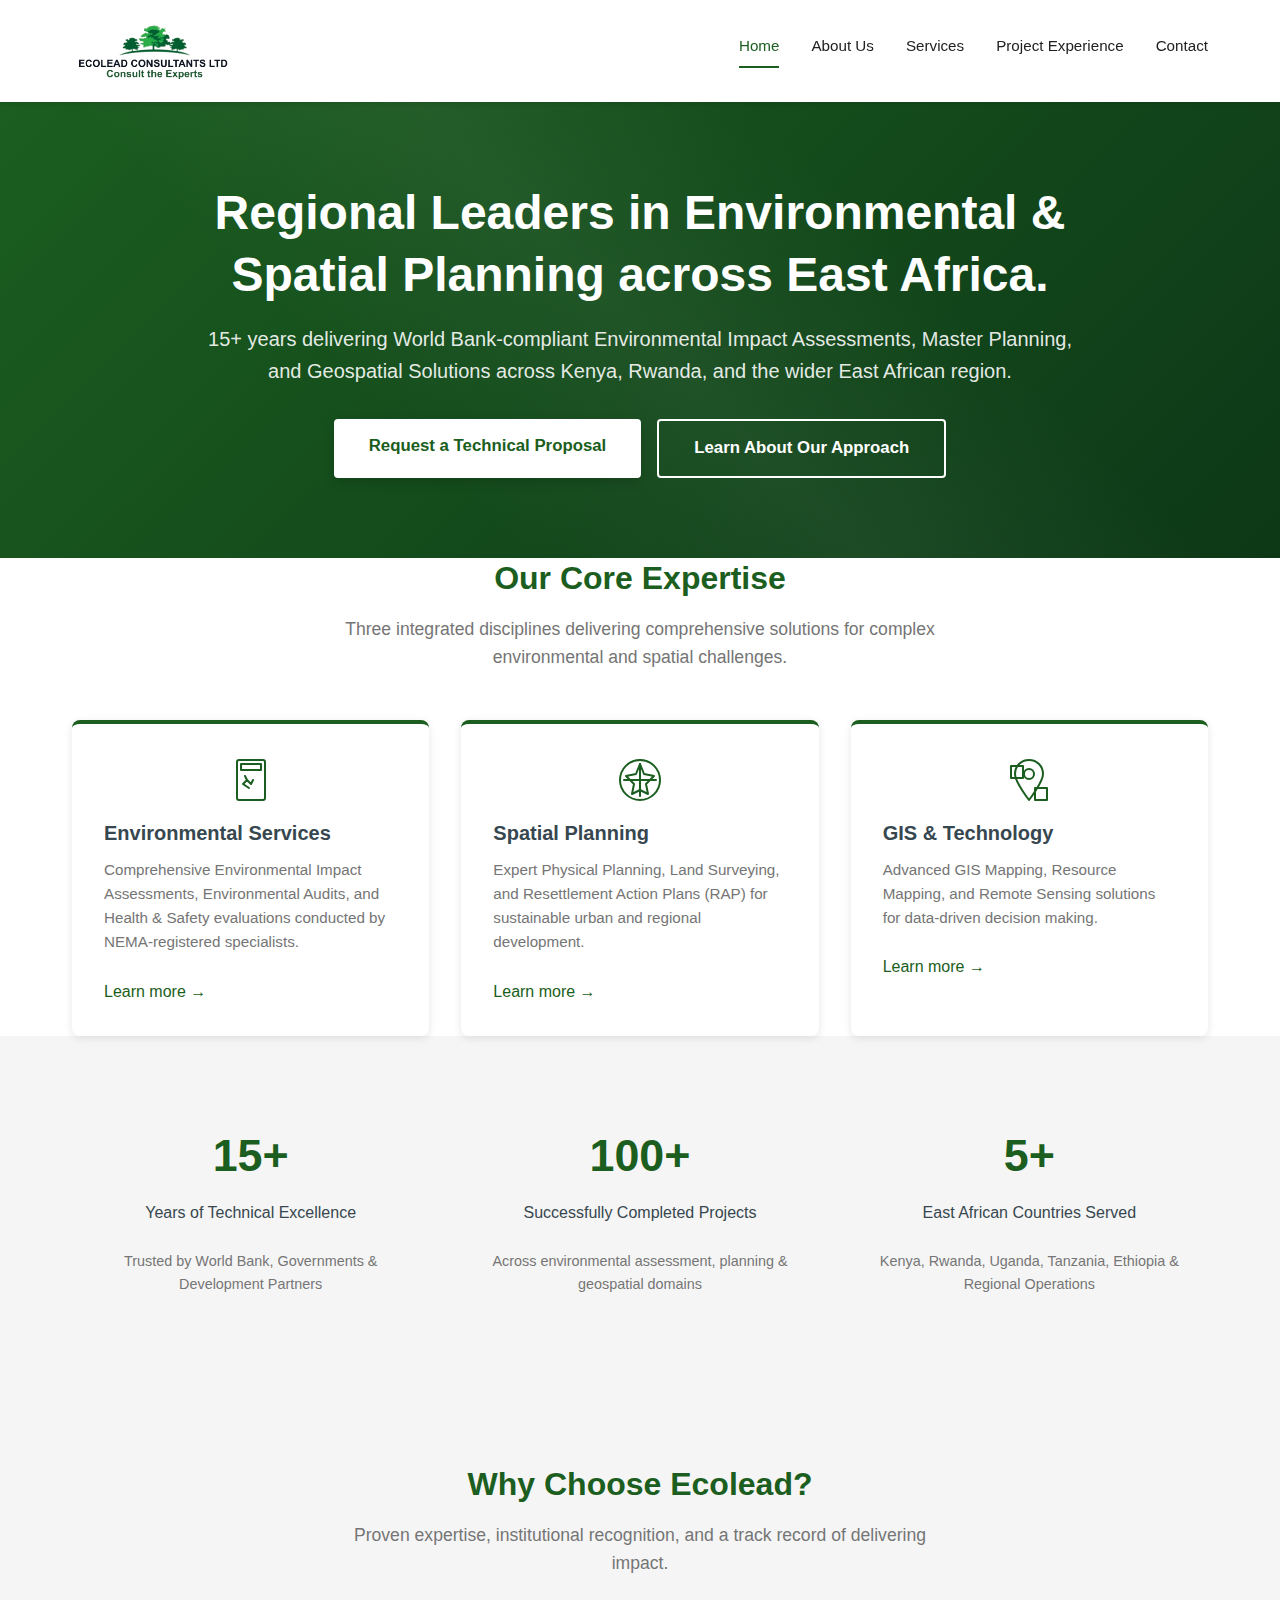
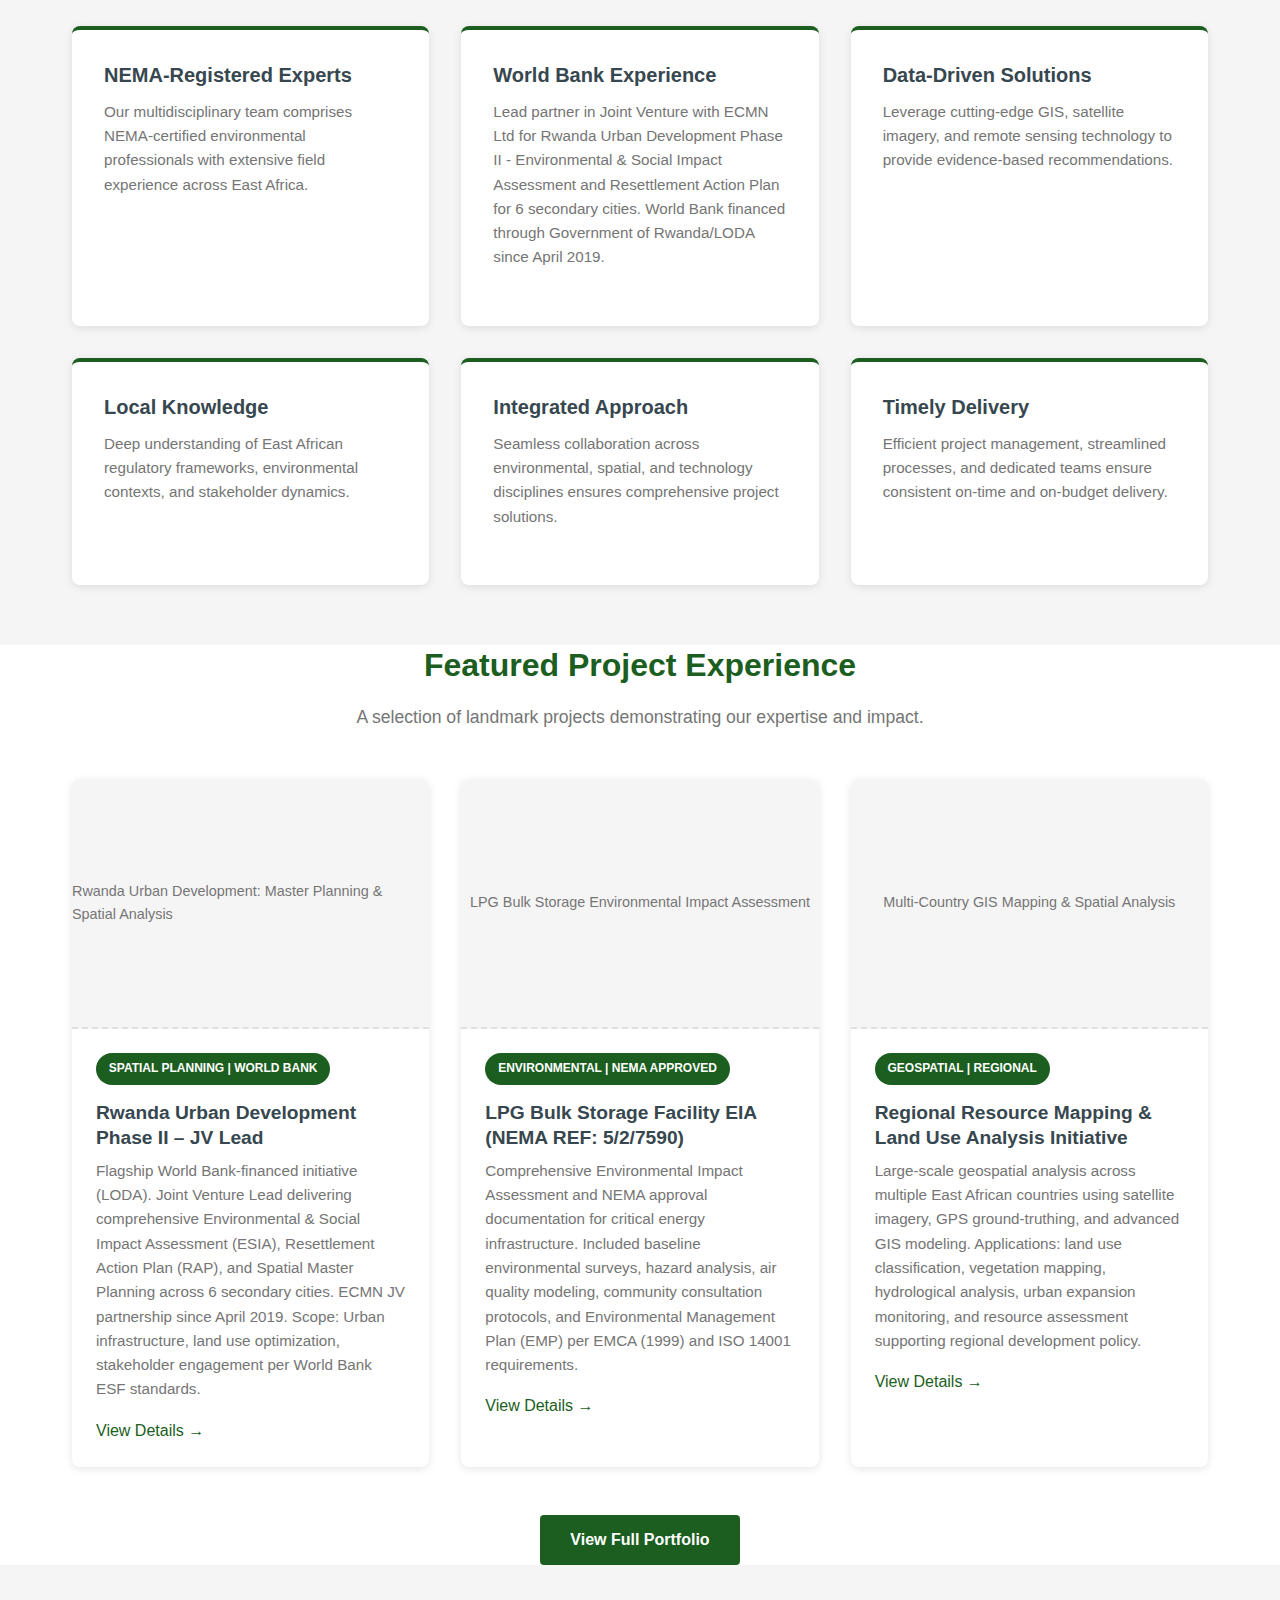
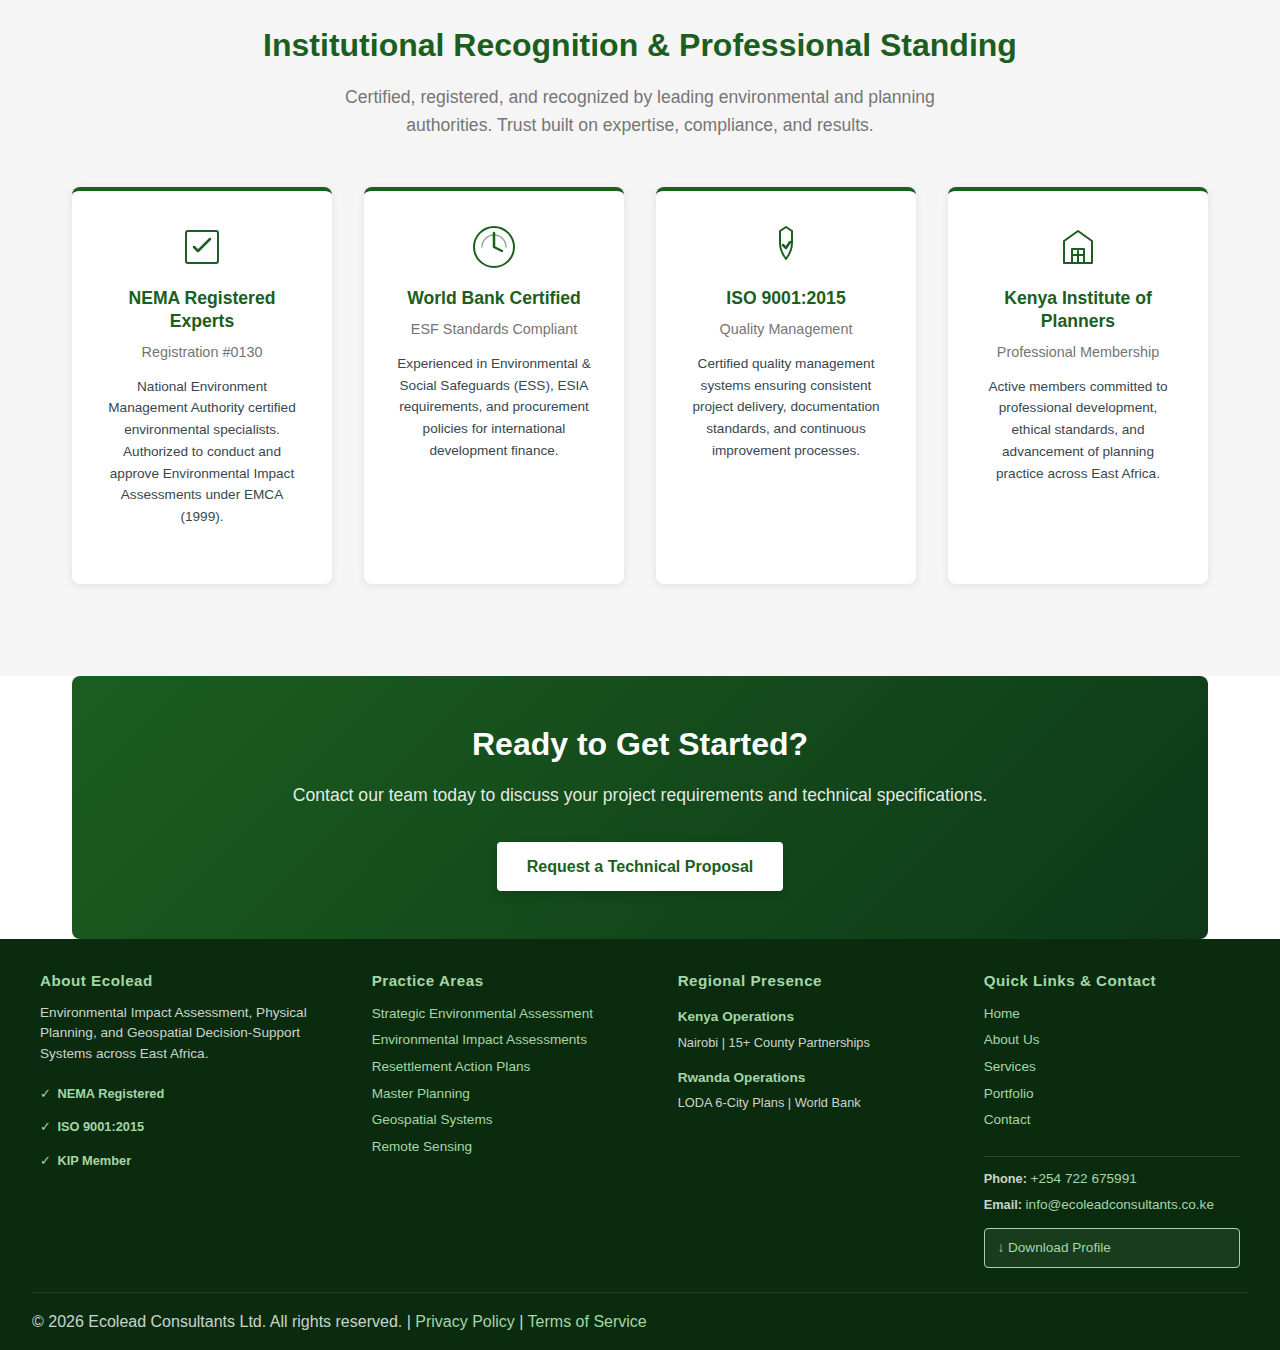
<file: index.html>
<!DOCTYPE html>
<html lang="en">
<head>
  <meta charset="UTF-8">
  <meta name="viewport" content="width=device-width, initial-scale=1.0">
  <meta name="description" content="Ecolead Consultants - East Africa's premier environmental & spatial planning experts. 15+ years delivering World Bank-compliant EIA, master planning, and GIS solutions across Kenya, Rwanda, and the region.">
  <meta name="keywords" content="Environmental Impact Assessment, EIA, Physical Planning, GIS, Spatial Planning, East Africa, Kenya, Rwanda, World Bank Safeguards, NEMA certified, Regional development planning">
  <title>Ecolead Consultants Ltd - Environmental & Planning Experts</title>
  <link rel="stylesheet" href="assets/css/style.css">
</head>
<body>
  <!-- HEADER & NAVIGATION -->
  <header>
    <div class="header-container">
      <div class="logo">
        <img src="assets/images/ecloleadlogo.png" alt="Ecolead Consultants Logo" class="logo-image">
      </div>
      <button class="mobile-menu-toggle" id="menuToggle">☰</button>
      <nav id="navMenu">
        <a href="index.html" class="active">Home</a>
        <a href="about.html">About Us</a>
        <a href="services.html">Services</a>
        <a href="portfolio.html">Project Experience</a>
        <a href="contact.html">Contact</a>
      </nav>
    </div>
  </header>

  <!-- HERO SECTION -->
  <section class="hero">
    <div class="hero-content">
      <h1>Regional Leaders in Environmental & Spatial Planning across East Africa.</h1>
      <p class="hero-subtitle">15+ years delivering World Bank-compliant Environmental Impact Assessments, Master Planning, and Geospatial Solutions across Kenya, Rwanda, and the wider East African region.</p>
      <div class="hero-cta">
        <a href="contact.html" class="btn btn-light">Request a Technical Proposal</a>
        <a href="about.html" class="btn btn-outline">Learn About Our Approach</a>
      </div>
    </div>
  </section>

  <!-- SERVICES OVERVIEW -->
  <section class="container">
    <div class="section-title">
      <h2>Our Core Expertise</h2>
      <p class="section-subtitle">Three integrated disciplines delivering comprehensive solutions for complex environmental and spatial challenges.</p>
    </div>

    <div class="grid">
      <div class="card">
        <div class="card-icon">
          <svg width="48" height="48" viewBox="0 0 48 48" fill="none" xmlns="http://www.w3.org/2000/svg">
            <path d="M12 4H36C37.1046 4 38 4.89543 38 6V42C38 43.1046 37.1046 44 36 44H12C10.8954 44 10 43.1046 10 42V6C10 4.89543 10.8954 4 12 4Z" stroke="#1b5e20" stroke-width="2" stroke-linecap="round" stroke-linejoin="round"/>
            <path d="M14 8H34V14H14V8Z" stroke="#1b5e20" stroke-width="2" stroke-linecap="round" stroke-linejoin="round"/>
            <path d="M18 20L20 24L16 28L22 32M20 24L24 28L26 24" stroke="#1b5e20" stroke-width="2" stroke-linecap="round" stroke-linejoin="round"/>
          </svg>
        </div>
        <h3 class="card-title">Environmental Services</h3>
        <p class="card-text">Comprehensive Environmental Impact Assessments, Environmental Audits, and Health & Safety evaluations conducted by NEMA-registered specialists.</p>
        <a href="services.html" style="font-weight: 500;">Learn more →</a>
      </div>

      <div class="card">
        <div class="card-icon">
          <svg width="48" height="48" viewBox="0 0 48 48" fill="none" xmlns="http://www.w3.org/2000/svg">
            <circle cx="24" cy="24" r="20" stroke="#1b5e20" stroke-width="2"/>
            <path d="M24 8V40M8 24H40" stroke="#1b5e20" stroke-width="2" stroke-linecap="round"/>
            <path d="M24 8L28 18L38 20L30 28L32 38L24 34L16 38L18 28L10 20L20 18L24 8Z" stroke="#1b5e20" stroke-width="2" stroke-linecap="round" stroke-linejoin="round" fill="none"/>
          </svg>
        </div>
        <h3 class="card-title">Spatial Planning</h3>
        <p class="card-text">Expert Physical Planning, Land Surveying, and Resettlement Action Plans (RAP) for sustainable urban and regional development.</p>
        <a href="services.html" style="font-weight: 500;">Learn more →</a>
      </div>

      <div class="card">
        <div class="card-icon">
          <svg width="48" height="48" viewBox="0 0 48 48" fill="none" xmlns="http://www.w3.org/2000/svg">
            <path d="M24 4C16 4 10 10 10 18C10 26 24 44 24 44C24 44 38 26 38 18C38 10 32 4 24 4Z" stroke="#1b5e20" stroke-width="2" stroke-linecap="round" stroke-linejoin="round"/>
            <circle cx="24" cy="18" r="5" stroke="#1b5e20" stroke-width="2"/>
            <path d="M6 10H18V22H6V10Z" stroke="#1b5e20" stroke-width="2" stroke-linecap="round" stroke-linejoin="round"/>
            <path d="M30 32H42V44H30V32Z" stroke="#1b5e20" stroke-width="2" stroke-linecap="round" stroke-linejoin="round"/>
          </svg>
        </div>
        <h3 class="card-title">GIS & Technology</h3>
        <p class="card-text">Advanced GIS Mapping, Resource Mapping, and Remote Sensing solutions for data-driven decision making.</p>
        <a href="services.html" style="font-weight: 500;">Learn more →</a>
      </div>
    </div>
  </section>

  <!-- IMPACT METRICS -->
  <section class="alt-bg">
    <div class="container">
      <div style="display: grid; grid-template-columns: repeat(auto-fit, minmax(200px, 1fr)); gap: 2rem; text-align: center;">
        <div style="padding: 1.5rem;">
          <div style="font-size: 2.8rem; font-weight: 700; color: var(--forest-green); margin-bottom: 0.5rem;">15+</div>
          <p style="font-size: 1rem; color: var(--slate-grey); font-weight: 500;">Years of Technical Excellence</p>
          <p style="color: var(--text-light); font-size: 0.9rem;">Trusted by World Bank, Governments & Development Partners</p>
        </div>

        <div style="padding: 1.5rem;">
          <div style="font-size: 2.8rem; font-weight: 700; color: var(--forest-green); margin-bottom: 0.5rem;">100+</div>
          <p style="font-size: 1rem; color: var(--slate-grey); font-weight: 500;">Successfully Completed Projects</p>
          <p style="color: var(--text-light); font-size: 0.9rem;">Across environmental assessment, planning & geospatial domains</p>
        </div>

        <div style="padding: 1.5rem;">
          <div style="font-size: 2.8rem; font-weight: 700; color: var(--forest-green); margin-bottom: 0.5rem;">5+</div>
          <p style="font-size: 1rem; color: var(--slate-grey); font-weight: 500;">East African Countries Served</p>
          <p style="color: var(--text-light); font-size: 0.9rem;">Kenya, Rwanda, Uganda, Tanzania, Ethiopia & Regional Operations</p>
        </div>
      </div>
    </div>
  </section>
  <section class="alt-bg">
    <div class="container">
      <div class="section-title">
        <h2>Why Choose Ecolead?</h2>
        <p class="section-subtitle">Proven expertise, institutional recognition, and a track record of delivering impact.</p>
      </div>

      <div class="grid">
        <div class="card">
          <h3 class="card-title">NEMA-Registered Experts</h3>
          <p class="card-text">Our multidisciplinary team comprises NEMA-certified environmental professionals with extensive field experience across East Africa.</p>
        </div>

        <div class="card">
          <h3 class="card-title">World Bank Experience</h3>
          <p class="card-text">Lead partner in Joint Venture with ECMN Ltd for Rwanda Urban Development Phase II - Environmental & Social Impact Assessment and Resettlement Action Plan for 6 secondary cities. World Bank financed through Government of Rwanda/LODA since April 2019.</p>
        </div>

        <div class="card">
          <h3 class="card-title">Data-Driven Solutions</h3>
          <p class="card-text">Leverage cutting-edge GIS, satellite imagery, and remote sensing technology to provide evidence-based recommendations.</p>
        </div>

        <div class="card">
          <h3 class="card-title">Local Knowledge</h3>
          <p class="card-text">Deep understanding of East African regulatory frameworks, environmental contexts, and stakeholder dynamics.</p>
        </div>

        <div class="card">
          <h3 class="card-title">Integrated Approach</h3>
          <p class="card-text">Seamless collaboration across environmental, spatial, and technology disciplines ensures comprehensive project solutions.</p>
        </div>

        <div class="card">
          <h3 class="card-title">Timely Delivery</h3>
          <p class="card-text">Efficient project management, streamlined processes, and dedicated teams ensure consistent on-time and on-budget delivery.</p>
        </div>
      </div>
    </div>
  </section>

  <!-- FEATURED PROJECTS -->
  <section class="container">
    <div class="section-title">
      <h2>Featured Project Experience</h2>
      <p class="section-subtitle">A selection of landmark projects demonstrating our expertise and impact.</p>
    </div>

    <div class="grid">
      <div class="project-card">
        <div class="project-image">
          <span>Rwanda Urban Development: Master Planning & Spatial Analysis</span>
        </div>
        <div class="project-content">
          <span class="project-category">SPATIAL PLANNING | WORLD BANK</span>
          <h3 class="project-title">Rwanda Urban Development Phase II – JV Lead</h3>
          <p class="project-description">Flagship World Bank-financed initiative (LODA). Joint Venture Lead delivering comprehensive Environmental & Social Impact Assessment (ESIA), Resettlement Action Plan (RAP), and Spatial Master Planning across 6 secondary cities. ECMN JV partnership since April 2019. Scope: Urban infrastructure, land use optimization, stakeholder engagement per World Bank ESF standards.</p>
          <a href="portfolio.html" style="color: var(--forest-green); font-weight: 500;">View Details →</a>
        </div>
      </div>

      <div class="project-card">
        <div class="project-image">
          <span>LPG Bulk Storage Environmental Impact Assessment</span>
        </div>
        <div class="project-content">
          <span class="project-category">ENVIRONMENTAL | NEMA APPROVED</span>
          <h3 class="project-title">LPG Bulk Storage Facility EIA (NEMA REF: 5/2/7590)</h3>
          <p class="project-description">Comprehensive Environmental Impact Assessment and NEMA approval documentation for critical energy infrastructure. Included baseline environmental surveys, hazard analysis, air quality modeling, community consultation protocols, and Environmental Management Plan (EMP) per EMCA (1999) and ISO 14001 requirements.</p>
          <a href="portfolio.html" style="color: var(--forest-green); font-weight: 500;">View Details →</a>
        </div>
      </div>

      <div class="project-card">
        <div class="project-image">
          <span>Multi-Country GIS Mapping & Spatial Analysis</span>
        </div>
        <div class="project-content">
          <span class="project-category">GEOSPATIAL | REGIONAL</span>
          <h3 class="project-title">Regional Resource Mapping & Land Use Analysis Initiative</h3>
          <p class="project-description">Large-scale geospatial analysis across multiple East African countries using satellite imagery, GPS ground-truthing, and advanced GIS modeling. Applications: land use classification, vegetation mapping, hydrological analysis, urban expansion monitoring, and resource assessment supporting regional development policy.</p>
          <a href="portfolio.html" style="color: var(--forest-green); font-weight: 500;">View Details →</a>
        </div>
      </div>
    </div>

    <div style="text-align: center; margin-top: 3rem;">
      <a href="portfolio.html" class="btn btn-primary">View Full Portfolio</a>
    </div>
  </section>

  <!-- TRUST SIGNALS -->
  <section class="alt-bg">
    <div class="container">
      <div class="section-title">
        <h2>Institutional Recognition & Professional Standing</h2>
        <p class="section-subtitle">Certified, registered, and recognized by leading environmental and planning authorities. Trust built on expertise, compliance, and results.</p>
      </div>

      <div style="display: grid; grid-template-columns: repeat(auto-fit, minmax(220px, 1fr)); gap: 2rem; margin: 2rem 0;">
        <!-- NEMA Certification -->
        <div style="background: white; padding: 2rem; border-radius: 8px; text-align: center; box-shadow: 0 2px 8px rgba(0,0,0,0.08); border-top: 4px solid var(--forest-green); transition: transform 0.3s ease, box-shadow 0.3s ease;" class="trust-card">
          <svg width="48" height="48" viewBox="0 0 48 48" fill="none" xmlns="http://www.w3.org/2000/svg" style="margin: 0 auto 1rem; display: block;">
            <rect x="8" y="8" width="32" height="32" rx="2" stroke="#1b5e20" stroke-width="2"/>
            <path d="M16 24L20 28L32 16" stroke="#1b5e20" stroke-width="2.5" stroke-linecap="round" stroke-linejoin="round"/>
          </svg>
          <h3 style="color: var(--forest-green); margin-bottom: 0.5rem; font-size: 1.1rem; font-weight: 600;">NEMA Registered Experts</h3>
          <p style="color: var(--text-light); font-size: 0.9rem; margin-bottom: 0.75rem;">Registration #0130</p>
          <p style="color: var(--slate-grey); font-size: 0.85rem; line-height: 1.6;">National Environment Management Authority certified environmental specialists. Authorized to conduct and approve Environmental Impact Assessments under EMCA (1999).</p>
        </div>

        <!-- World Bank Experience -->
        <div style="background: white; padding: 2rem; border-radius: 8px; text-align: center; box-shadow: 0 2px 8px rgba(0,0,0,0.08); border-top: 4px solid var(--forest-green); transition: transform 0.3s ease, box-shadow 0.3s ease;" class="trust-card">
          <svg width="48" height="48" viewBox="0 0 48 48" fill="none" xmlns="http://www.w3.org/2000/svg" style="margin: 0 auto 1rem; display: block;">
            <circle cx="24" cy="24" r="20" stroke="#1b5e20" stroke-width="2"/>
            <path d="M24 10V24L32 28" stroke="#1b5e20" stroke-width="2.5" stroke-linecap="round" stroke-linejoin="round"/>
            <path d="M12 24C12 17.37 17.37 12 24 12C30.63 12 36 17.37 36 24" stroke="#1b5e20" stroke-width="1.5" stroke-linecap="round" opacity="0.5"/>
          </svg>
          <h3 style="color: var(--forest-green); margin-bottom: 0.5rem; font-size: 1.1rem; font-weight: 600;">World Bank Certified</h3>
          <p style="color: var(--text-light); font-size: 0.9rem; margin-bottom: 0.75rem;">ESF Standards Compliant</p>
          <p style="color: var(--slate-grey); font-size: 0.85rem; line-height: 1.6;">Experienced in Environmental & Social Safeguards (ESS), ESIA requirements, and procurement policies for international development finance.</p>
        </div>

        <!-- ISO Standards -->
        <div style="background: white; padding: 2rem; border-radius: 8px; text-align: center; box-shadow: 0 2px 8px rgba(0,0,0,0.08); border-top: 4px solid var(--forest-green); transition: transform 0.3s ease, box-shadow 0.3s ease;" class="trust-card">
          <svg width="48" height="48" viewBox="0 0 48 48" fill="none" xmlns="http://www.w3.org/2000/svg" style="margin: 0 auto 1rem; display: block;">
            <path d="M24 4L30 8V20C30 28 24 36 24 36C24 36 18 28 18 20V8L24 4Z" stroke="#1b5e20" stroke-width="2" stroke-linecap="round" stroke-linejoin="round"/>
            <path d="M21 22L24 25L28 19" stroke="#1b5e20" stroke-width="2.5" stroke-linecap="round" stroke-linejoin="round"/>
          </svg>
          <h3 style="color: var(--forest-green); margin-bottom: 0.5rem; font-size: 1.1rem; font-weight: 600;">ISO 9001:2015</h3>
          <p style="color: var(--text-light); font-size: 0.9rem; margin-bottom: 0.75rem;">Quality Management</p>
          <p style="color: var(--slate-grey); font-size: 0.85rem; line-height: 1.6;">Certified quality management systems ensuring consistent project delivery, documentation standards, and continuous improvement processes.</p>
        </div>

        <!-- KIP Membership -->
        <div style="background: white; padding: 2rem; border-radius: 8px; text-align: center; box-shadow: 0 2px 8px rgba(0,0,0,0.08); border-top: 4px solid var(--forest-green); transition: transform 0.3s ease, box-shadow 0.3s ease;" class="trust-card">
          <svg width="48" height="48" viewBox="0 0 48 48" fill="none" xmlns="http://www.w3.org/2000/svg" style="margin: 0 auto 1rem; display: block;">
            <path d="M10 18L24 8L38 18V40H10V18Z" stroke="#1b5e20" stroke-width="2" stroke-linecap="round" stroke-linejoin="round"/>
            <path d="M18 28V40" stroke="#1b5e20" stroke-width="2" stroke-linecap="round"/>
            <path d="M24 28V40" stroke="#1b5e20" stroke-width="2" stroke-linecap="round"/>
            <path d="M30 28V40" stroke="#1b5e20" stroke-width="2" stroke-linecap="round"/>
            <path d="M18 26H30V32H18V26Z" stroke="#1b5e20" stroke-width="2" stroke-linecap="round" stroke-linejoin="round"/>
          </svg>
          <h3 style="color: var(--forest-green); margin-bottom: 0.5rem; font-size: 1.1rem; font-weight: 600;">Kenya Institute of Planners</h3>
          <p style="color: var(--text-light); font-size: 0.9rem; margin-bottom: 0.75rem;">Professional Membership</p>
          <p style="color: var(--slate-grey); font-size: 0.85rem; line-height: 1.6;">Active members committed to professional development, ethical standards, and advancement of planning practice across East Africa.</p>
        </div>
      </div>
    </div>
  </section>

  <!-- CTA SECTION -->
  <section class="container">
    <div style="text-align: center; background: linear-gradient(135deg, var(--forest-green) 0%, var(--forest-green-dark) 100%); color: white; padding: 3rem; border-radius: 8px;">
      <h2 style="color: white; margin-bottom: 1rem;">Ready to Get Started?</h2>
      <p style="color: rgba(255, 255, 255, 0.9); font-size: 1.1rem; margin-bottom: 2rem;">Contact our team today to discuss your project requirements and technical specifications.</p>
      <a href="contact.html" class="btn btn-light">Request a Technical Proposal</a>
    </div>
  </section>

  <!-- FOOTER -->
  <footer>
    <div class="footer-content">
      <div class="footer-section">
        <h4>About Ecolead</h4>
        <p style="color: rgba(255, 255, 255, 0.8); font-size: 0.85rem;">Environmental Impact Assessment, Physical Planning, and Geospatial Decision-Support Systems across East Africa.</p>
        <div class="footer-credentials" style="margin-top: 0.75rem; font-size: 0.8rem;">
          <div style="margin-bottom: 0.4rem; display: flex; align-items: center; gap: 0.4rem;">
            <span style="color: #a5d6a7;">✓</span>
            <strong>NEMA Registered</strong>
          </div>
          <div style="margin-bottom: 0.4rem; display: flex; align-items: center; gap: 0.4rem;">
            <span style="color: #a5d6a7;">✓</span>
            <strong>ISO 9001:2015</strong>
          </div>
          <div style="display: flex; align-items: center; gap: 0.4rem;">
            <span style="color: #a5d6a7;">✓</span>
            <strong>KIP Member</strong>
          </div>
        </div>
      </div>

      <div class="footer-section">
        <h4>Practice Areas</h4>
        <ul style="list-style: none; padding: 0; margin: 0;">
          <li style="margin-bottom: 0.3rem;"><a href="services.html">Strategic Environmental Assessment</a></li>
          <li style="margin-bottom: 0.3rem;"><a href="services.html">Environmental Impact Assessments</a></li>
          <li style="margin-bottom: 0.3rem;"><a href="services.html">Resettlement Action Plans</a></li>
          <li style="margin-bottom: 0.3rem;"><a href="services.html">Master Planning</a></li>
          <li style="margin-bottom: 0.3rem;"><a href="services.html">Geospatial Systems</a></li>
          <li><a href="services.html">Remote Sensing</a></li>
        </ul>
      </div>

      <div class="footer-section">
        <h4>Regional Presence</h4>
        <div style="margin-bottom: 0.75rem;">
          <strong style="color: #a5d6a7; font-size: 0.85rem;">Kenya Operations</strong>
          <p style="color: rgba(255, 255, 255, 0.8); font-size: 0.8rem; margin: 0.25rem 0 0 0;">Nairobi | 15+ County Partnerships</p>
        </div>
        <div>
          <strong style="color: #a5d6a7; font-size: 0.85rem;">Rwanda Operations</strong>
          <p style="color: rgba(255, 255, 255, 0.8); font-size: 0.8rem; margin: 0.25rem 0 0 0;">LODA 6-City Plans | World Bank</p>
        </div>
      </div>

      <div class="footer-section">
        <h4>Quick Links & Contact</h4>
        <ul style="list-style: none; padding: 0; margin: 0; margin-bottom: 0.75rem;">
          <li style="margin-bottom: 0.3rem;"><a href="index.html">Home</a></li>
          <li style="margin-bottom: 0.3rem;"><a href="about.html">About Us</a></li>
          <li style="margin-bottom: 0.3rem;"><a href="services.html">Services</a></li>
          <li style="margin-bottom: 0.3rem;"><a href="portfolio.html">Portfolio</a></li>
          <li style="margin-bottom: 0.3rem;"><a href="contact.html">Contact</a></li>
        </ul>
        <div style="border-top: 1px solid rgba(165, 214, 167, 0.2); padding-top: 0.75rem; margin-top: 0.5rem;">
          <p style="color: rgba(255, 255, 255, 0.8); font-size: 0.8rem; margin: 0 0 0.4rem 0;"><strong>Phone:</strong> <a href="tel:+254722675991">+254 722 675991</a></p>
          <p style="color: rgba(255, 255, 255, 0.8); font-size: 0.8rem; margin: 0;">
            <strong>Email:</strong> <a href="mailto:info@ecoleadconsultants.co.ke">info@ecoleadconsultants.co.ke</a>
          </p>
        </div>
        <a href="assets/documents/Ecolead-Company-Profile.pdf" download class="footer-download-btn">↓ Download Profile</a>
      </div>
    </div>
    <div class="footer-bottom">
      <p>&copy; 2026 Ecolead Consultants Ltd. All rights reserved. | <a href="#">Privacy Policy</a> | <a href="#">Terms of Service</a></p>
      <a href="#" class="back-to-top">↑</a>
    </div>
  </footer>

  <script src="assets/js/main.js"></script>
</body>
</html>
</file>
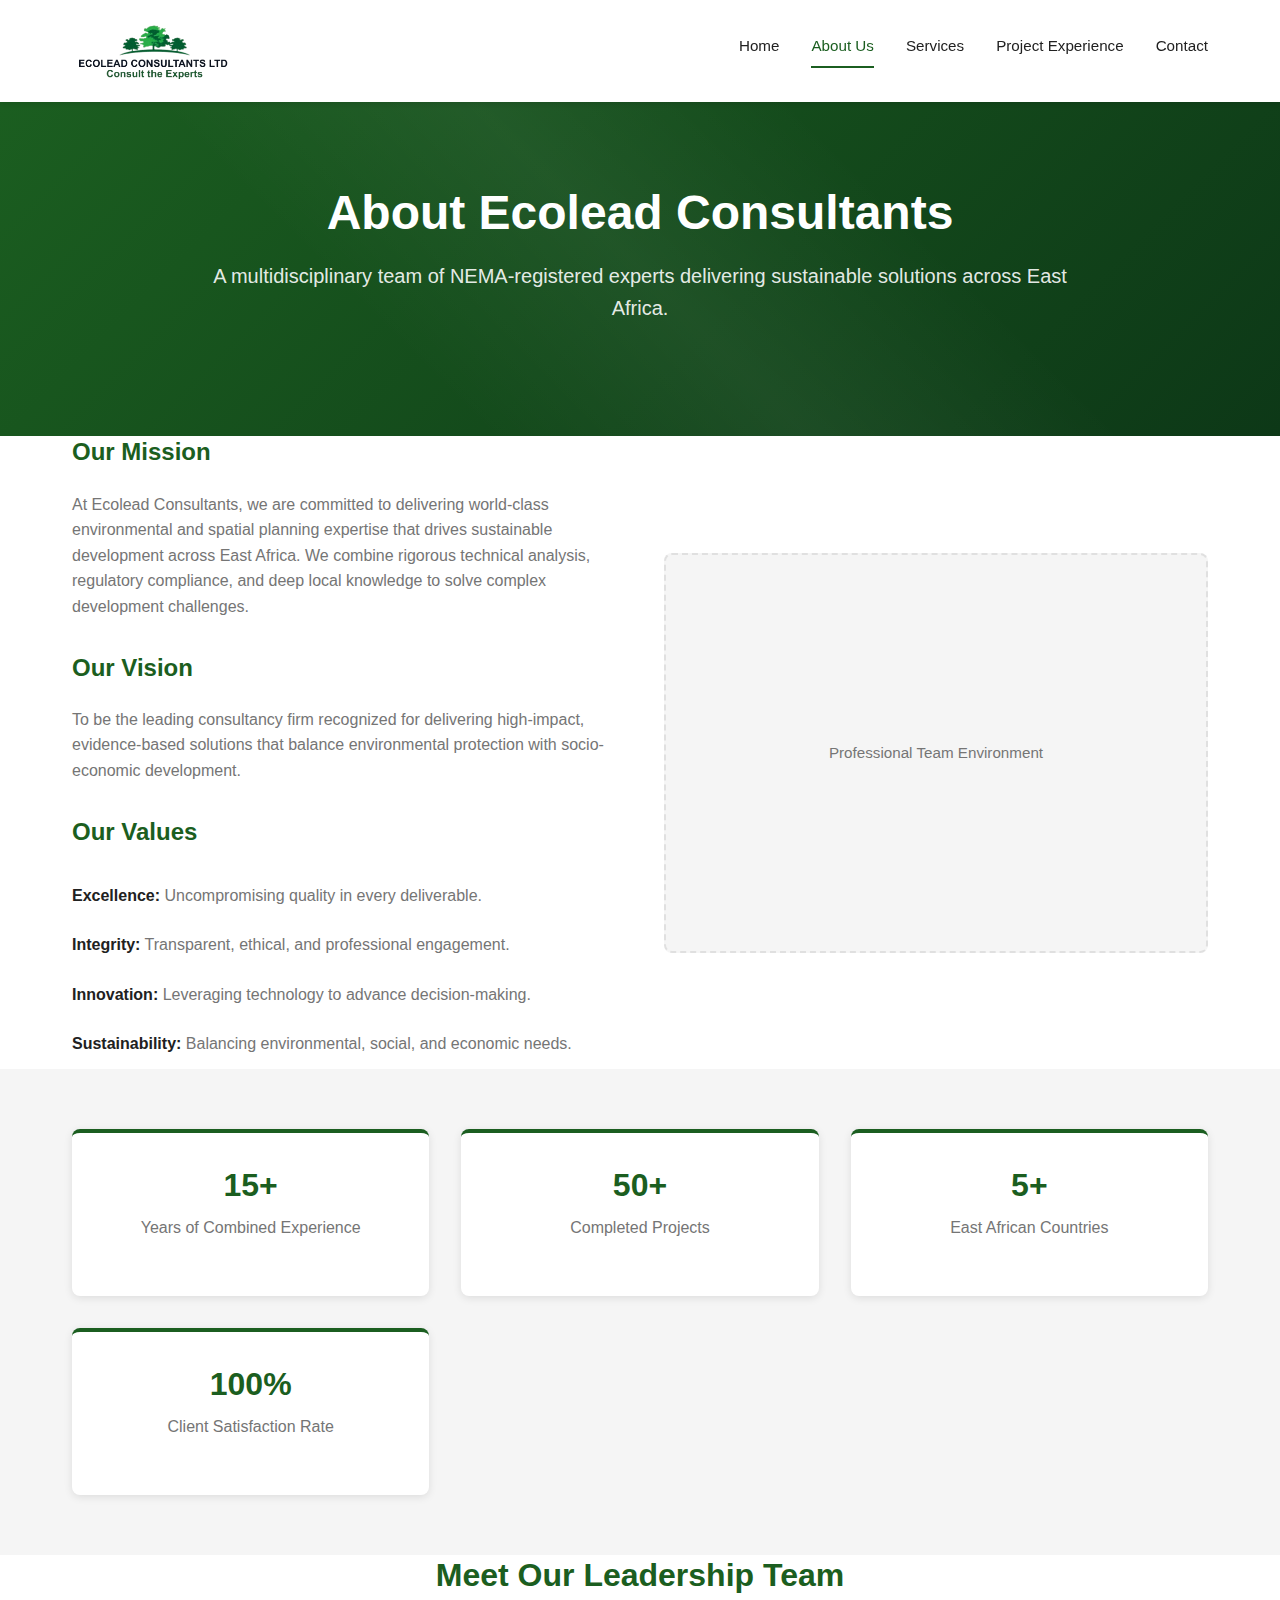
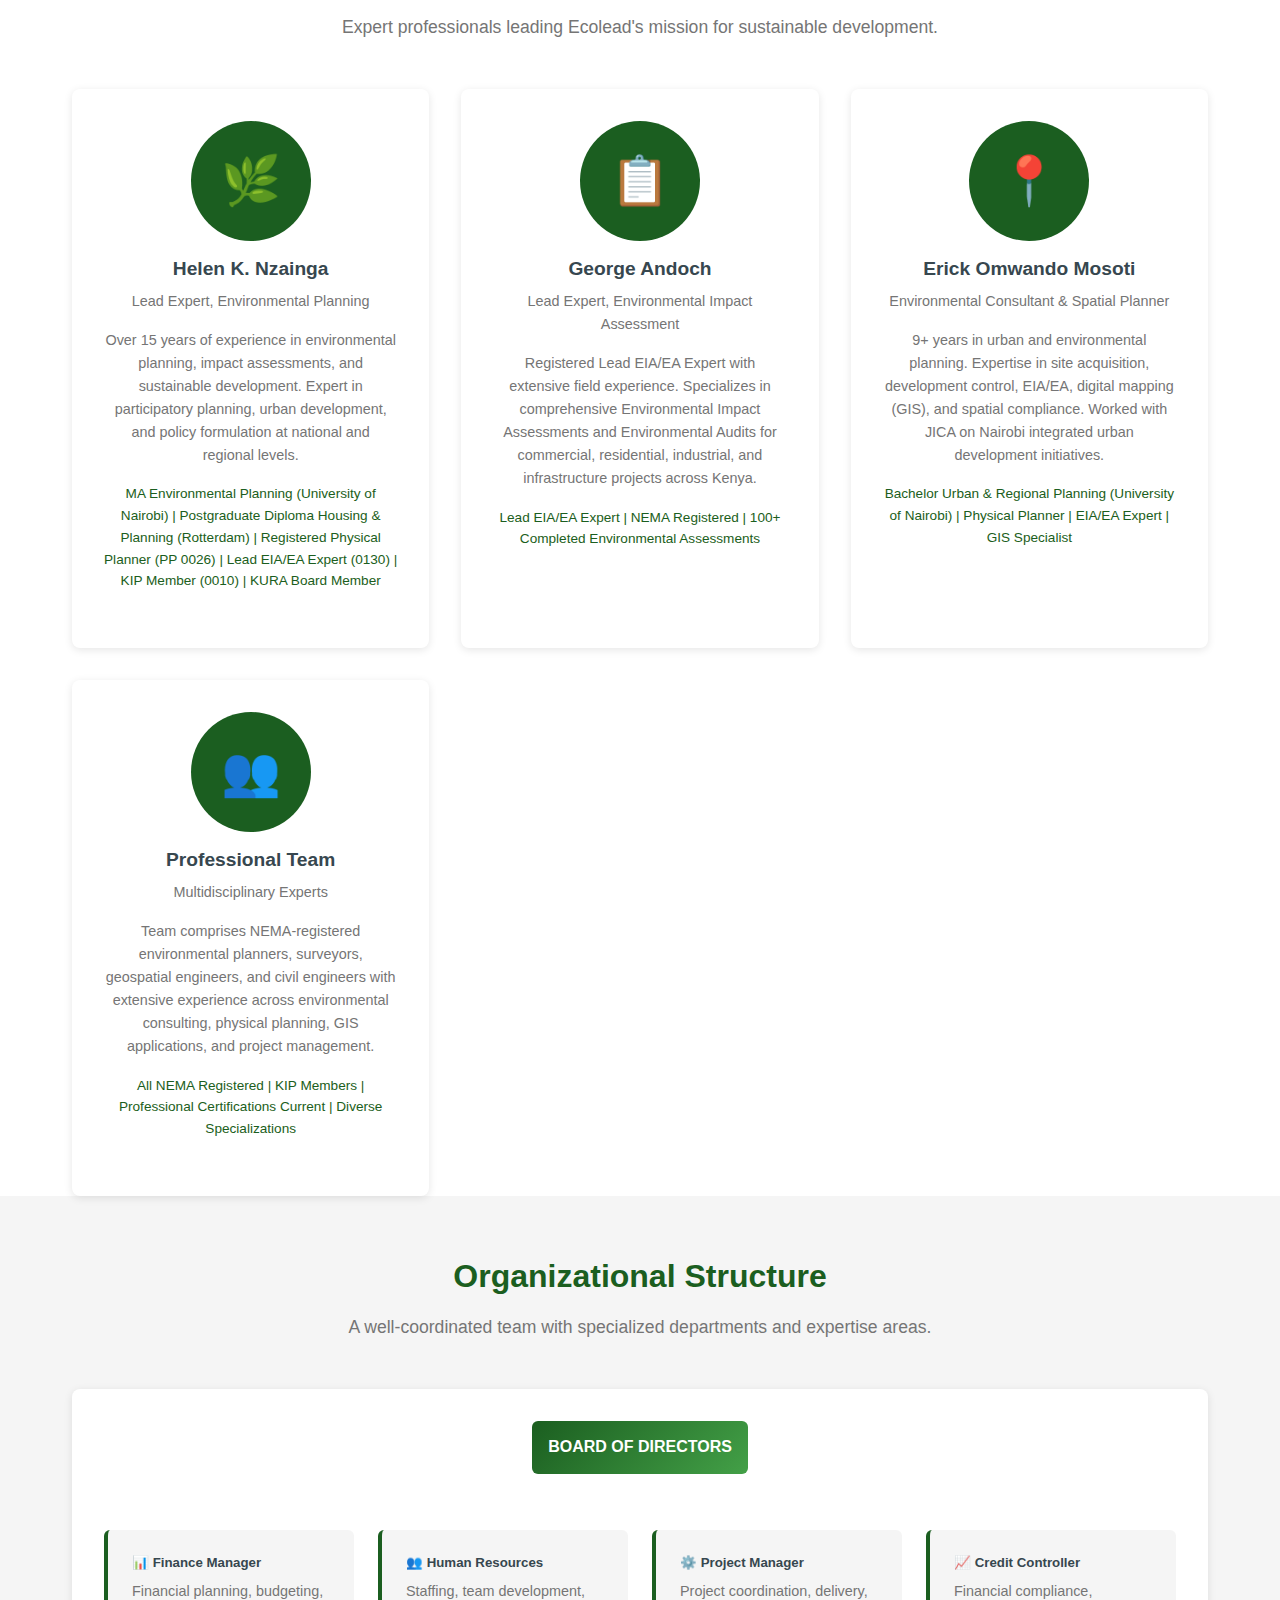
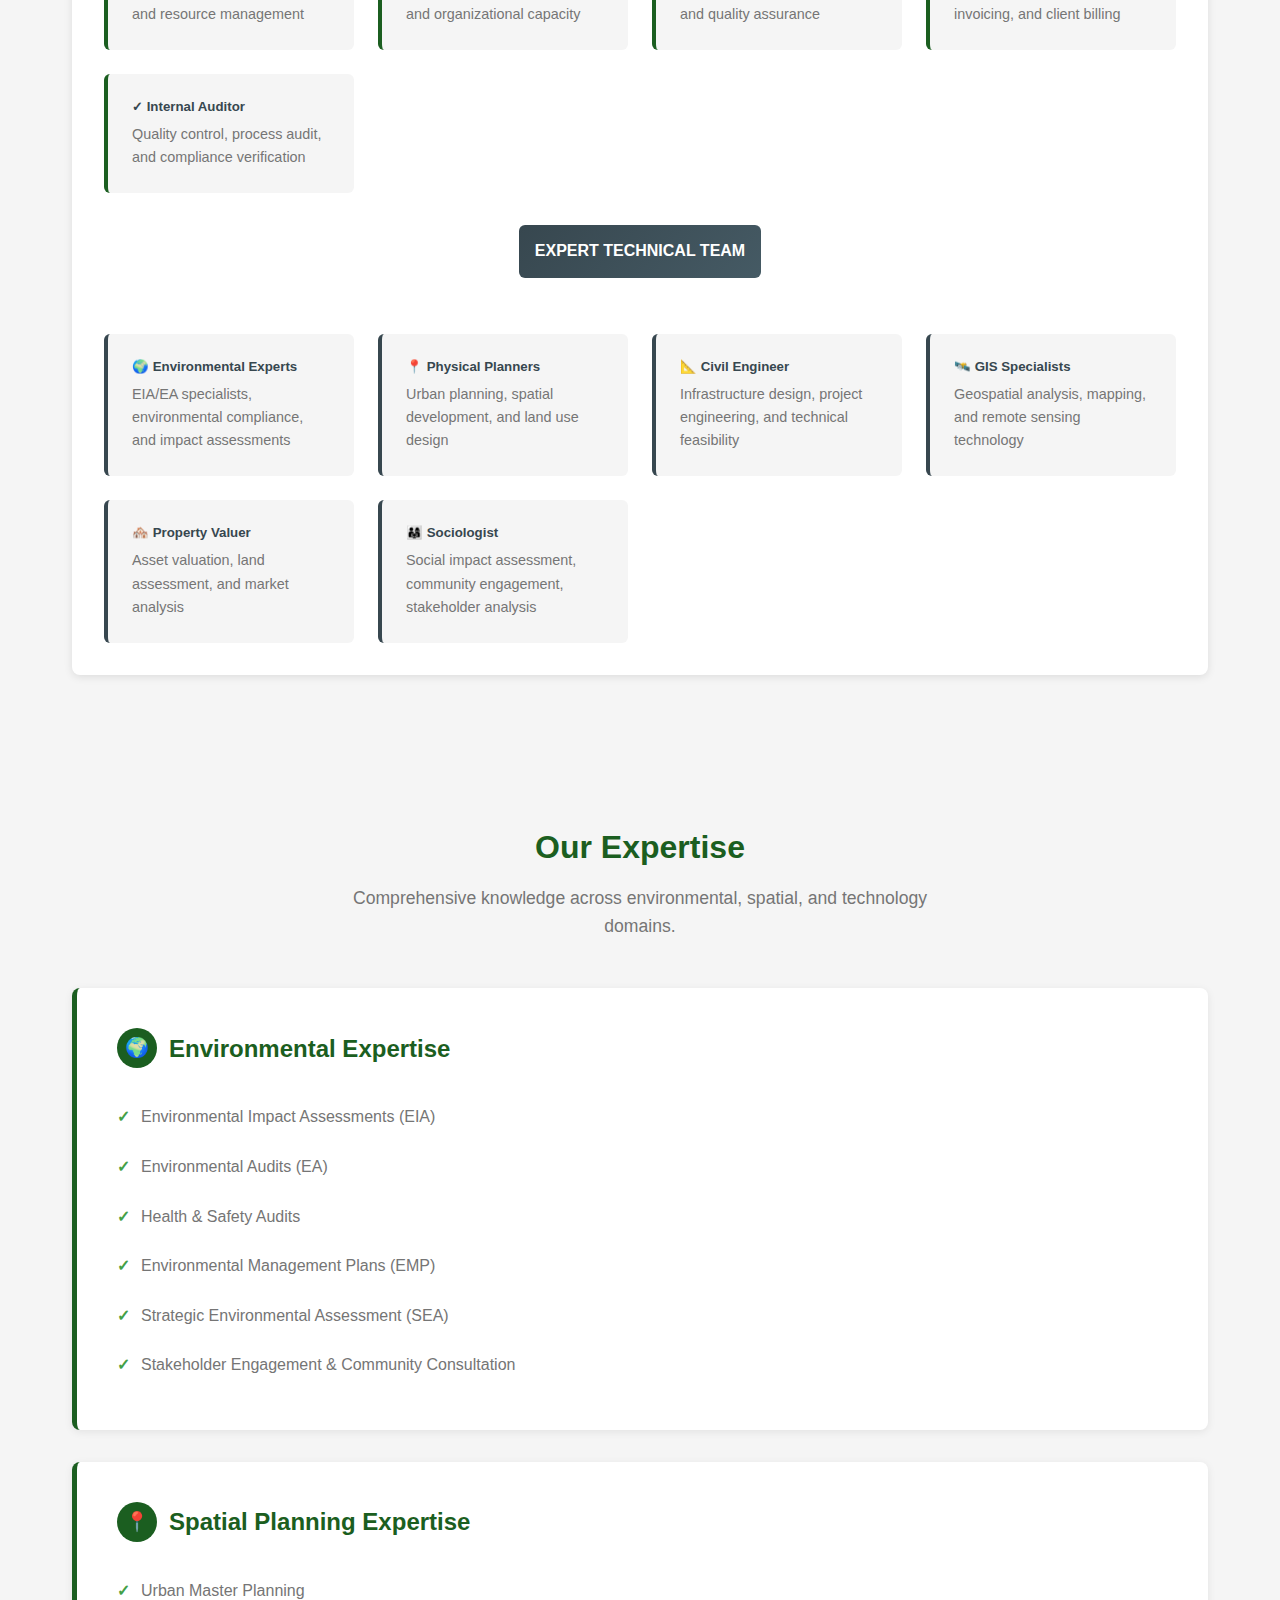
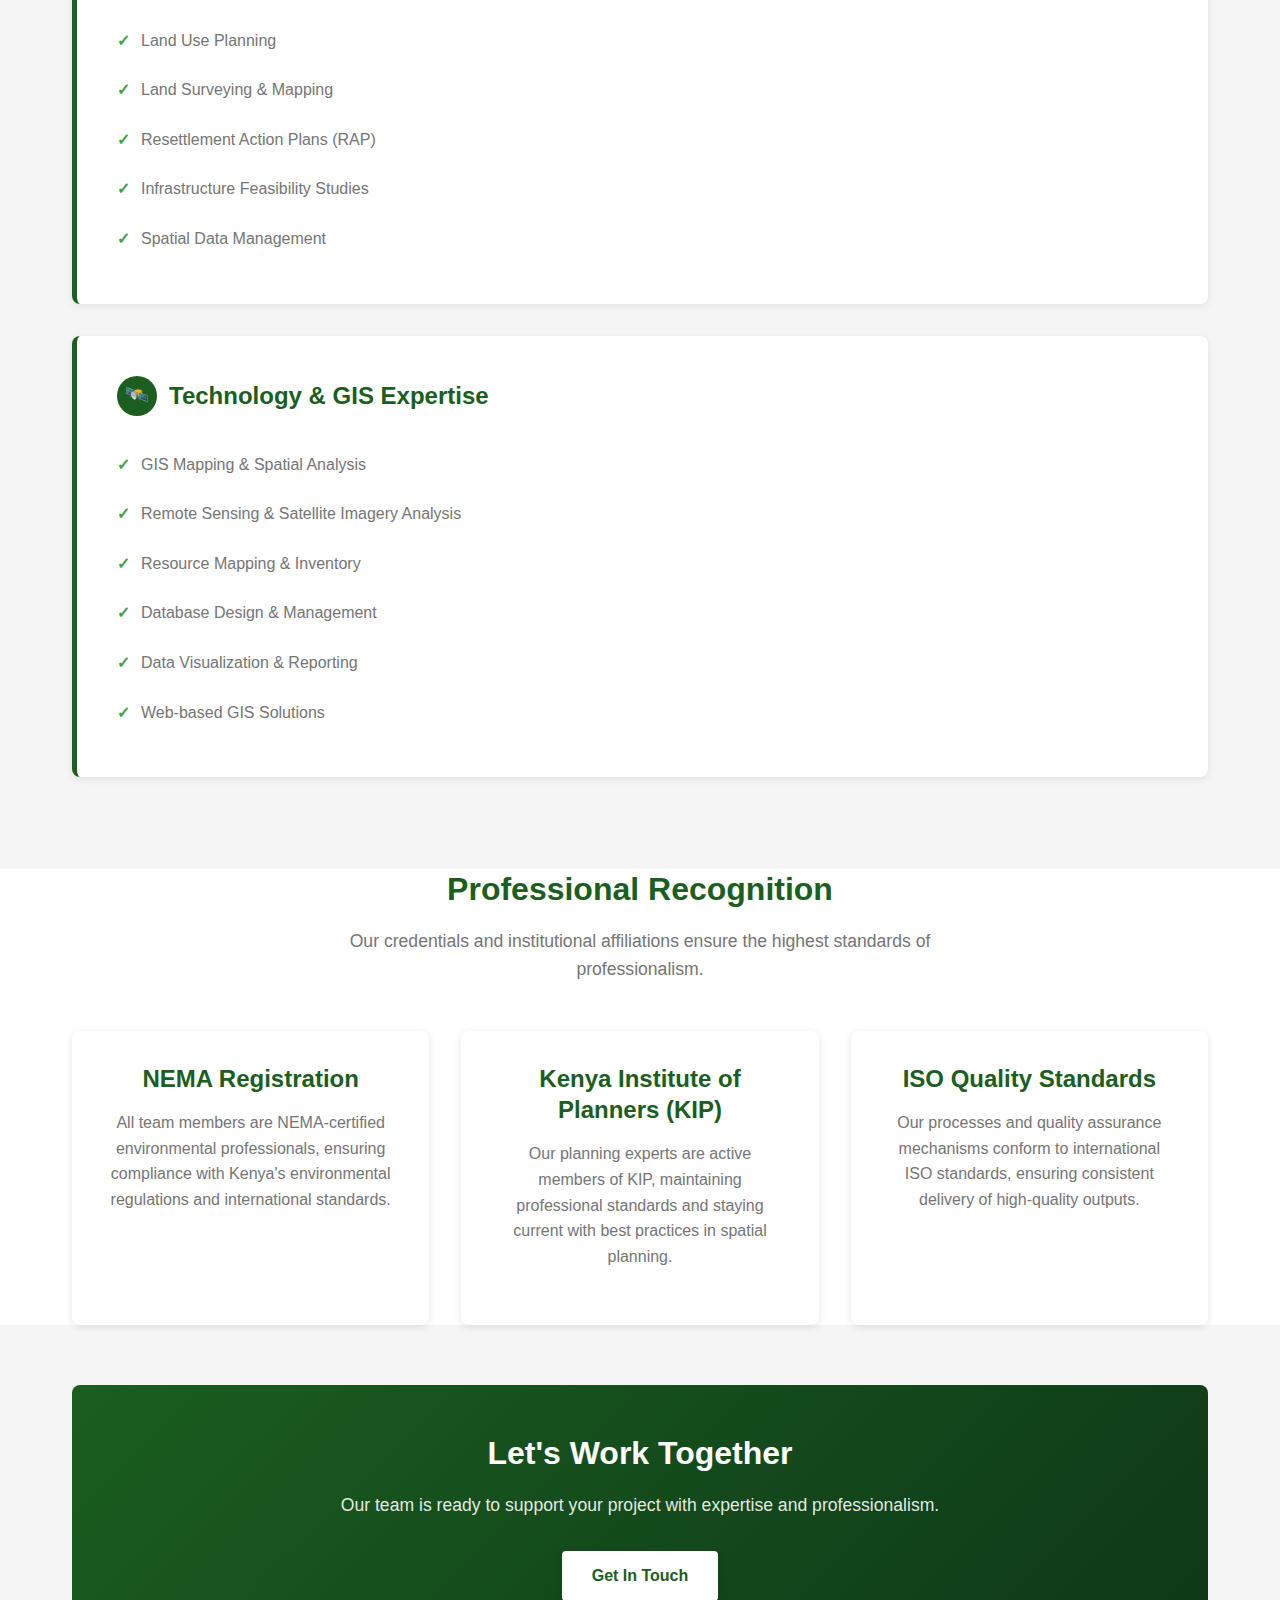
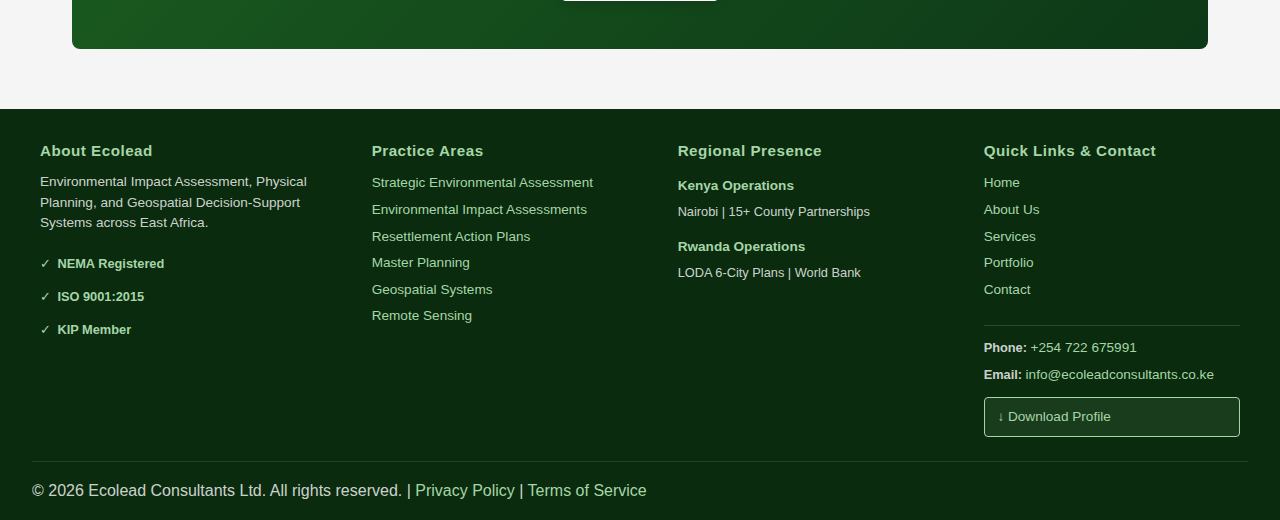
<file: about.html>
<!DOCTYPE html>
<html lang="en">
<head>
  <meta charset="UTF-8">
  <meta name="viewport" content="width=device-width, initial-scale=1.0">
  <meta name="description" content="About Ecolead Consultants - Meet our team of NEMA-registered environmental and planning experts.">
  <title>About Us - Ecolead Consultants Ltd</title>
  <link rel="stylesheet" href="assets/css/style.css">
</head>
<body>
  <!-- HEADER & NAVIGATION -->
  <header>
    <div class="header-container">
      <div class="logo">
        <img src="assets/images/ecloleadlogo.png" alt="Ecolead Consultants Logo" class="logo-image">
      </div>
      <button class="mobile-menu-toggle" id="menuToggle">☰</button>
      <nav id="navMenu">
        <a href="index.html">Home</a>
        <a href="about.html" class="active">About Us</a>
        <a href="services.html">Services</a>
        <a href="portfolio.html">Project Experience</a>
        <a href="contact.html">Contact</a>
      </nav>
    </div>
  </header>

  <!-- PAGE HERO -->
  <section class="hero">
    <div class="hero-content">
      <h1>About Ecolead Consultants</h1>
      <p class="hero-subtitle">A multidisciplinary team of NEMA-registered experts delivering sustainable solutions across East Africa.</p>
    </div>
  </section>

  <!-- COMPANY OVERVIEW -->
  <section class="container">
    <div class="about-content">
      <div class="about-text">
        <h3>Our Mission</h3>
        <p>At Ecolead Consultants, we are committed to delivering world-class environmental and spatial planning expertise that drives sustainable development across East Africa. We combine rigorous technical analysis, regulatory compliance, and deep local knowledge to solve complex development challenges.</p>
        
        <h3 style="margin-top: 2rem;">Our Vision</h3>
        <p>To be the leading consultancy firm recognized for delivering high-impact, evidence-based solutions that balance environmental protection with socio-economic development.</p>

        <h3 style="margin-top: 2rem;">Our Values</h3>
        <ul style="list-style: none; padding: 0;">
          <li style="padding: 0.75rem 0; color: var(--text-light);"><strong style="color: var(--text-dark);">Excellence:</strong> Uncompromising quality in every deliverable.</li>
          <li style="padding: 0.75rem 0; color: var(--text-light);"><strong style="color: var(--text-dark);">Integrity:</strong> Transparent, ethical, and professional engagement.</li>
          <li style="padding: 0.75rem 0; color: var(--text-light);"><strong style="color: var(--text-dark);">Innovation:</strong> Leveraging technology to advance decision-making.</li>
          <li style="padding: 0.75rem 0; color: var(--text-light);"><strong style="color: var(--text-dark);">Sustainability:</strong> Balancing environmental, social, and economic needs.</li>
        </ul>
      </div>
      <div class="about-image">
        <span>Professional Team Environment</span>
      </div>
    </div>
  </section>

  <!-- KEY STATISTICS -->
  <section class="alt-bg">
    <div class="container">
      <div class="grid">
        <div class="card" style="text-align: center;">
          <h2 style="color: var(--forest-green); margin-bottom: 0.5rem;">15+</h2>
          <p style="color: var(--text-light);">Years of Combined Experience</p>
        </div>
        <div class="card" style="text-align: center;">
          <h2 style="color: var(--forest-green); margin-bottom: 0.5rem;">50+</h2>
          <p style="color: var(--text-light);">Completed Projects</p>
        </div>
        <div class="card" style="text-align: center;">
          <h2 style="color: var(--forest-green); margin-bottom: 0.5rem;">5+</h2>
          <p style="color: var(--text-light);">East African Countries</p>
        </div>
        <div class="card" style="text-align: center;">
          <h2 style="color: var(--forest-green); margin-bottom: 0.5rem;">100%</h2>
          <p style="color: var(--text-light);">Client Satisfaction Rate</p>
        </div>
      </div>
    </div>
  </section>

  <!-- TEAM SECTION -->
  <section class="container">
    <div class="section-title">
      <h2>Meet Our Leadership Team</h2>
      <p class="section-subtitle">Expert professionals leading Ecolead's mission for sustainable development.</p>
    </div>

    <div class="team-grid">
      <div class="team-member">
        <div class="member-avatar">🌿</div>
        <h3 class="member-name">Helen K. Nzainga</h3>
        <p class="member-title">Lead Expert, Environmental Planning</p>
        <p class="member-experience">Over 15 years of experience in environmental planning, impact assessments, and sustainable development. Expert in participatory planning, urban development, and policy formulation at national and regional levels.</p>
        <p class="member-creds">MA Environmental Planning (University of Nairobi) | Postgraduate Diploma Housing & Planning (Rotterdam) | Registered Physical Planner (PP 0026) | Lead EIA/EA Expert (0130) | KIP Member (0010) | KURA Board Member</p>
      </div>

      <div class="team-member">
        <div class="member-avatar">📋</div>
        <h3 class="member-name">George Andoch</h3>
        <p class="member-title">Lead Expert, Environmental Impact Assessment</p>
        <p class="member-experience">Registered Lead EIA/EA Expert with extensive field experience. Specializes in comprehensive Environmental Impact Assessments and Environmental Audits for commercial, residential, industrial, and infrastructure projects across Kenya.</p>
        <p class="member-creds">Lead EIA/EA Expert | NEMA Registered | 100+ Completed Environmental Assessments</p>
      </div>

      <div class="team-member">
        <div class="member-avatar">📍</div>
        <h3 class="member-name">Erick Omwando Mosoti</h3>
        <p class="member-title">Environmental Consultant & Spatial Planner</p>
        <p class="member-experience">9+ years in urban and environmental planning. Expertise in site acquisition, development control, EIA/EA, digital mapping (GIS), and spatial compliance. Worked with JICA on Nairobi integrated urban development initiatives.</p>
        <p class="member-creds">Bachelor Urban & Regional Planning (University of Nairobi) | Physical Planner | EIA/EA Expert | GIS Specialist</p>
      </div>

      <div class="team-member">
        <div class="member-avatar">👥</div>
        <h3 class="member-name">Professional Team</h3>
        <p class="member-title">Multidisciplinary Experts</p>
        <p class="member-experience">Team comprises NEMA-registered environmental planners, surveyors, geospatial engineers, and civil engineers with extensive experience across environmental consulting, physical planning, GIS applications, and project management.</p>
        <p class="member-creds">All NEMA Registered | KIP Members | Professional Certifications Current | Diverse Specializations</p>
      </div>
    </div>
  </section>

  <!-- ORGANIZATIONAL STRUCTURE -->
  <section class="alt-bg">
    <div class="container">
      <div class="section-title">
        <h2>Organizational Structure</h2>
        <p class="section-subtitle">A well-coordinated team with specialized departments and expertise areas.</p>
      </div>

      <div style="background: white; border-radius: 8px; padding: 2rem; margin-bottom: 2rem; box-shadow: 0 2px 8px rgba(0,0,0,0.1);">
        <div style="text-align: center; margin-bottom: 2rem;">
          <div style="background: linear-gradient(135deg, var(--forest-green), var(--accent-green)); color: white; padding: 1rem; border-radius: 6px; margin-bottom: 1.5rem; display: inline-block;">
            <h4 style="color: white; margin: 0;">BOARD OF DIRECTORS</h4>
          </div>
        </div>

        <div style="display: grid; grid-template-columns: repeat(auto-fit, minmax(220px, 1fr)); gap: 1.5rem; margin-bottom: 2rem;">
          <div style="background: var(--light-bg); padding: 1.5rem; border-radius: 6px; border-left: 4px solid var(--forest-green);">
            <h5 style="color: var(--slate-grey); margin-bottom: 0.5rem;">📊 Finance Manager</h5>
            <p style="color: var(--text-light); font-size: 0.9rem; margin: 0;">Financial planning, budgeting, and resource management</p>
          </div>

          <div style="background: var(--light-bg); padding: 1.5rem; border-radius: 6px; border-left: 4px solid var(--forest-green);">
            <h5 style="color: var(--slate-grey); margin-bottom: 0.5rem;">👥 Human Resources</h5>
            <p style="color: var(--text-light); font-size: 0.9rem; margin: 0;">Staffing, team development, and organizational capacity</p>
          </div>

          <div style="background: var(--light-bg); padding: 1.5rem; border-radius: 6px; border-left: 4px solid var(--forest-green);">
            <h5 style="color: var(--slate-grey); margin-bottom: 0.5rem;">⚙️ Project Manager</h5>
            <p style="color: var(--text-light); font-size: 0.9rem; margin: 0;">Project coordination, delivery, and quality assurance</p>
          </div>

          <div style="background: var(--light-bg); padding: 1.5rem; border-radius: 6px; border-left: 4px solid var(--forest-green);">
            <h5 style="color: var(--slate-grey); margin-bottom: 0.5rem;">📈 Credit Controller</h5>
            <p style="color: var(--text-light); font-size: 0.9rem; margin: 0;">Financial compliance, invoicing, and client billing</p>
          </div>

          <div style="background: var(--light-bg); padding: 1.5rem; border-radius: 6px; border-left: 4px solid var(--forest-green);">
            <h5 style="color: var(--slate-grey); margin-bottom: 0.5rem;">✓ Internal Auditor</h5>
            <p style="color: var(--text-light); font-size: 0.9rem; margin: 0;">Quality control, process audit, and compliance verification</p>
          </div>
        </div>

        <div style="text-align: center; margin-bottom: 2rem; margin-top: 2rem;">
          <div style="background: linear-gradient(135deg, var(--slate-grey), #455a64); color: white; padding: 1rem; border-radius: 6px; margin-bottom: 1.5rem; display: inline-block;">
            <h4 style="color: white; margin: 0;">EXPERT TECHNICAL TEAM</h4>
          </div>
        </div>

        <div style="display: grid; grid-template-columns: repeat(auto-fit, minmax(220px, 1fr)); gap: 1.5rem;">
          <div style="background: var(--light-bg); padding: 1.5rem; border-radius: 6px; border-left: 4px solid var(--slate-grey);">
            <h5 style="color: var(--slate-grey); margin-bottom: 0.5rem;">🌍 Environmental Experts</h5>
            <p style="color: var(--text-light); font-size: 0.9rem; margin: 0;">EIA/EA specialists, environmental compliance, and impact assessments</p>
          </div>

          <div style="background: var(--light-bg); padding: 1.5rem; border-radius: 6px; border-left: 4px solid var(--slate-grey);">
            <h5 style="color: var(--slate-grey); margin-bottom: 0.5rem;">📍 Physical Planners</h5>
            <p style="color: var(--text-light); font-size: 0.9rem; margin: 0;">Urban planning, spatial development, and land use design</p>
          </div>

          <div style="background: var(--light-bg); padding: 1.5rem; border-radius: 6px; border-left: 4px solid var(--slate-grey);">
            <h5 style="color: var(--slate-grey); margin-bottom: 0.5rem;">📐 Civil Engineer</h5>
            <p style="color: var(--text-light); font-size: 0.9rem; margin: 0;">Infrastructure design, project engineering, and technical feasibility</p>
          </div>

          <div style="background: var(--light-bg); padding: 1.5rem; border-radius: 6px; border-left: 4px solid var(--slate-grey);">
            <h5 style="color: var(--slate-grey); margin-bottom: 0.5rem;">🛰️ GIS Specialists</h5>
            <p style="color: var(--text-light); font-size: 0.9rem; margin: 0;">Geospatial analysis, mapping, and remote sensing technology</p>
          </div>

          <div style="background: var(--light-bg); padding: 1.5rem; border-radius: 6px; border-left: 4px solid var(--slate-grey);">
            <h5 style="color: var(--slate-grey); margin-bottom: 0.5rem;">🏘️ Property Valuer</h5>
            <p style="color: var(--text-light); font-size: 0.9rem; margin: 0;">Asset valuation, land assessment, and market analysis</p>
          </div>

          <div style="background: var(--light-bg); padding: 1.5rem; border-radius: 6px; border-left: 4px solid var(--slate-grey);">
            <h5 style="color: var(--slate-grey); margin-bottom: 0.5rem;">👨‍👩‍👧 Sociologist</h5>
            <p style="color: var(--text-light); font-size: 0.9rem; margin: 0;">Social impact assessment, community engagement, stakeholder analysis</p>
          </div>
        </div>
      </div>
    </div>
  </section>

  <!-- EXPERTISE AREAS -->
  <section class="alt-bg">
    <div class="container">
      <div class="section-title">
        <h2>Our Expertise</h2>
        <p class="section-subtitle">Comprehensive knowledge across environmental, spatial, and technology domains.</p>
      </div>

      <div class="service-category">
        <h3>
          <span class="service-icon">🌍</span>
          Environmental Expertise
        </h3>
        <ul class="service-list">
          <li>Environmental Impact Assessments (EIA)</li>
          <li>Environmental Audits (EA)</li>
          <li>Health & Safety Audits</li>
          <li>Environmental Management Plans (EMP)</li>
          <li>Strategic Environmental Assessment (SEA)</li>
          <li>Stakeholder Engagement & Community Consultation</li>
        </ul>
      </div>

      <div class="service-category">
        <h3>
          <span class="service-icon">📍</span>
          Spatial Planning Expertise
        </h3>
        <ul class="service-list">
          <li>Urban Master Planning</li>
          <li>Land Use Planning</li>
          <li>Land Surveying & Mapping</li>
          <li>Resettlement Action Plans (RAP)</li>
          <li>Infrastructure Feasibility Studies</li>
          <li>Spatial Data Management</li>
        </ul>
      </div>

      <div class="service-category">
        <h3>
          <span class="service-icon">🛰️</span>
          Technology & GIS Expertise
        </h3>
        <ul class="service-list">
          <li>GIS Mapping & Spatial Analysis</li>
          <li>Remote Sensing & Satellite Imagery Analysis</li>
          <li>Resource Mapping & Inventory</li>
          <li>Database Design & Management</li>
          <li>Data Visualization & Reporting</li>
          <li>Web-based GIS Solutions</li>
        </ul>
      </div>
    </div>
  </section>

  <!-- RECOGNITION -->
  <section class="container">
    <div class="section-title">
      <h2>Professional Recognition</h2>
      <p class="section-subtitle">Our credentials and institutional affiliations ensure the highest standards of professionalism.</p>
    </div>

    <div style="display: grid; grid-template-columns: repeat(auto-fit, minmax(250px, 1fr)); gap: 2rem;">
      <div style="background: white; padding: 2rem; border-radius: 8px; box-shadow: 0 2px 8px rgba(0,0,0,0.1); text-align: center;">
        <h3 style="color: var(--forest-green); margin-bottom: 1rem;">NEMA Registration</h3>
        <p style="color: var(--text-light);">All team members are NEMA-certified environmental professionals, ensuring compliance with Kenya's environmental regulations and international standards.</p>
      </div>

      <div style="background: white; padding: 2rem; border-radius: 8px; box-shadow: 0 2px 8px rgba(0,0,0,0.1); text-align: center;">
        <h3 style="color: var(--forest-green); margin-bottom: 1rem;">Kenya Institute of Planners (KIP)</h3>
        <p style="color: var(--text-light);">Our planning experts are active members of KIP, maintaining professional standards and staying current with best practices in spatial planning.</p>
      </div>

      <div style="background: white; padding: 2rem; border-radius: 8px; box-shadow: 0 2px 8px rgba(0,0,0,0.1); text-align: center;">
        <h3 style="color: var(--forest-green); margin-bottom: 1rem;">ISO Quality Standards</h3>
        <p style="color: var(--text-light);">Our processes and quality assurance mechanisms conform to international ISO standards, ensuring consistent delivery of high-quality outputs.</p>
      </div>
    </div>
  </section>

  <!-- CTA SECTION -->
  <section class="alt-bg">
    <div class="container">
      <div style="text-align: center; background: linear-gradient(135deg, var(--forest-green) 0%, var(--forest-green-dark) 100%); color: white; padding: 3rem; border-radius: 8px;">
        <h2 style="color: white; margin-bottom: 1rem;">Let's Work Together</h2>
        <p style="color: rgba(255, 255, 255, 0.9); font-size: 1.1rem; margin-bottom: 2rem;">Our team is ready to support your project with expertise and professionalism.</p>
        <a href="contact.html" class="btn btn-light">Get In Touch</a>
      </div>
    </div>
  </section>

  <!-- FOOTER -->
  <footer>
    <div class="footer-content">
      <div class="footer-section">
        <h4>About Ecolead</h4>
        <p style="color: rgba(255, 255, 255, 0.8); font-size: 0.85rem;">Environmental Impact Assessment, Physical Planning, and Geospatial Decision-Support Systems across East Africa.</p>
        <div class="footer-credentials" style="margin-top: 0.75rem; font-size: 0.8rem;">
          <div style="margin-bottom: 0.4rem; display: flex; align-items: center; gap: 0.4rem;">
            <span style="color: #a5d6a7;">✓</span>
            <strong>NEMA Registered</strong>
          </div>
          <div style="margin-bottom: 0.4rem; display: flex; align-items: center; gap: 0.4rem;">
            <span style="color: #a5d6a7;">✓</span>
            <strong>ISO 9001:2015</strong>
          </div>
          <div style="display: flex; align-items: center; gap: 0.4rem;">
            <span style="color: #a5d6a7;">✓</span>
            <strong>KIP Member</strong>
          </div>
        </div>
      </div>

      <div class="footer-section">
        <h4>Practice Areas</h4>
        <ul style="list-style: none; padding: 0; margin: 0;">
          <li style="margin-bottom: 0.3rem;"><a href="services.html">Strategic Environmental Assessment</a></li>
          <li style="margin-bottom: 0.3rem;"><a href="services.html">Environmental Impact Assessments</a></li>
          <li style="margin-bottom: 0.3rem;"><a href="services.html">Resettlement Action Plans</a></li>
          <li style="margin-bottom: 0.3rem;"><a href="services.html">Master Planning</a></li>
          <li style="margin-bottom: 0.3rem;"><a href="services.html">Geospatial Systems</a></li>
          <li><a href="services.html">Remote Sensing</a></li>
        </ul>
      </div>

      <div class="footer-section">
        <h4>Regional Presence</h4>
        <div style="margin-bottom: 0.75rem;">
          <strong style="color: #a5d6a7; font-size: 0.85rem;">Kenya Operations</strong>
          <p style="color: rgba(255, 255, 255, 0.8); font-size: 0.8rem; margin: 0.25rem 0 0 0;">Nairobi | 15+ County Partnerships</p>
        </div>
        <div>
          <strong style="color: #a5d6a7; font-size: 0.85rem;">Rwanda Operations</strong>
          <p style="color: rgba(255, 255, 255, 0.8); font-size: 0.8rem; margin: 0.25rem 0 0 0;">LODA 6-City Plans | World Bank</p>
        </div>
      </div>

      <div class="footer-section">
        <h4>Quick Links & Contact</h4>
        <ul style="list-style: none; padding: 0; margin: 0; margin-bottom: 0.75rem;">
          <li style="margin-bottom: 0.3rem;"><a href="index.html">Home</a></li>
          <li style="margin-bottom: 0.3rem;"><a href="about.html">About Us</a></li>
          <li style="margin-bottom: 0.3rem;"><a href="services.html">Services</a></li>
          <li style="margin-bottom: 0.3rem;"><a href="portfolio.html">Portfolio</a></li>
          <li style="margin-bottom: 0.3rem;"><a href="contact.html">Contact</a></li>
        </ul>
        <div style="border-top: 1px solid rgba(165, 214, 167, 0.2); padding-top: 0.75rem; margin-top: 0.5rem;">
          <p style="color: rgba(255, 255, 255, 0.8); font-size: 0.8rem; margin: 0 0 0.4rem 0;"><strong>Phone:</strong> <a href="tel:+254722675991">+254 722 675991</a></p>
          <p style="color: rgba(255, 255, 255, 0.8); font-size: 0.8rem; margin: 0;">
            <strong>Email:</strong> <a href="mailto:info@ecoleadconsultants.co.ke">info@ecoleadconsultants.co.ke</a>
          </p>
        </div>
        <a href="assets/documents/Ecolead-Company-Profile.pdf" download class="footer-download-btn">↓ Download Profile</a>
      </div>
    </div>
    <div class="footer-bottom">
      <p>&copy; 2026 Ecolead Consultants Ltd. All rights reserved. | <a href="#">Privacy Policy</a> | <a href="#">Terms of Service</a></p>
      <a href="#" class="back-to-top">↑</a>
    </div>
  </footer>

  <script src="assets/js/main.js"></script>
</body>
</html>
</file>
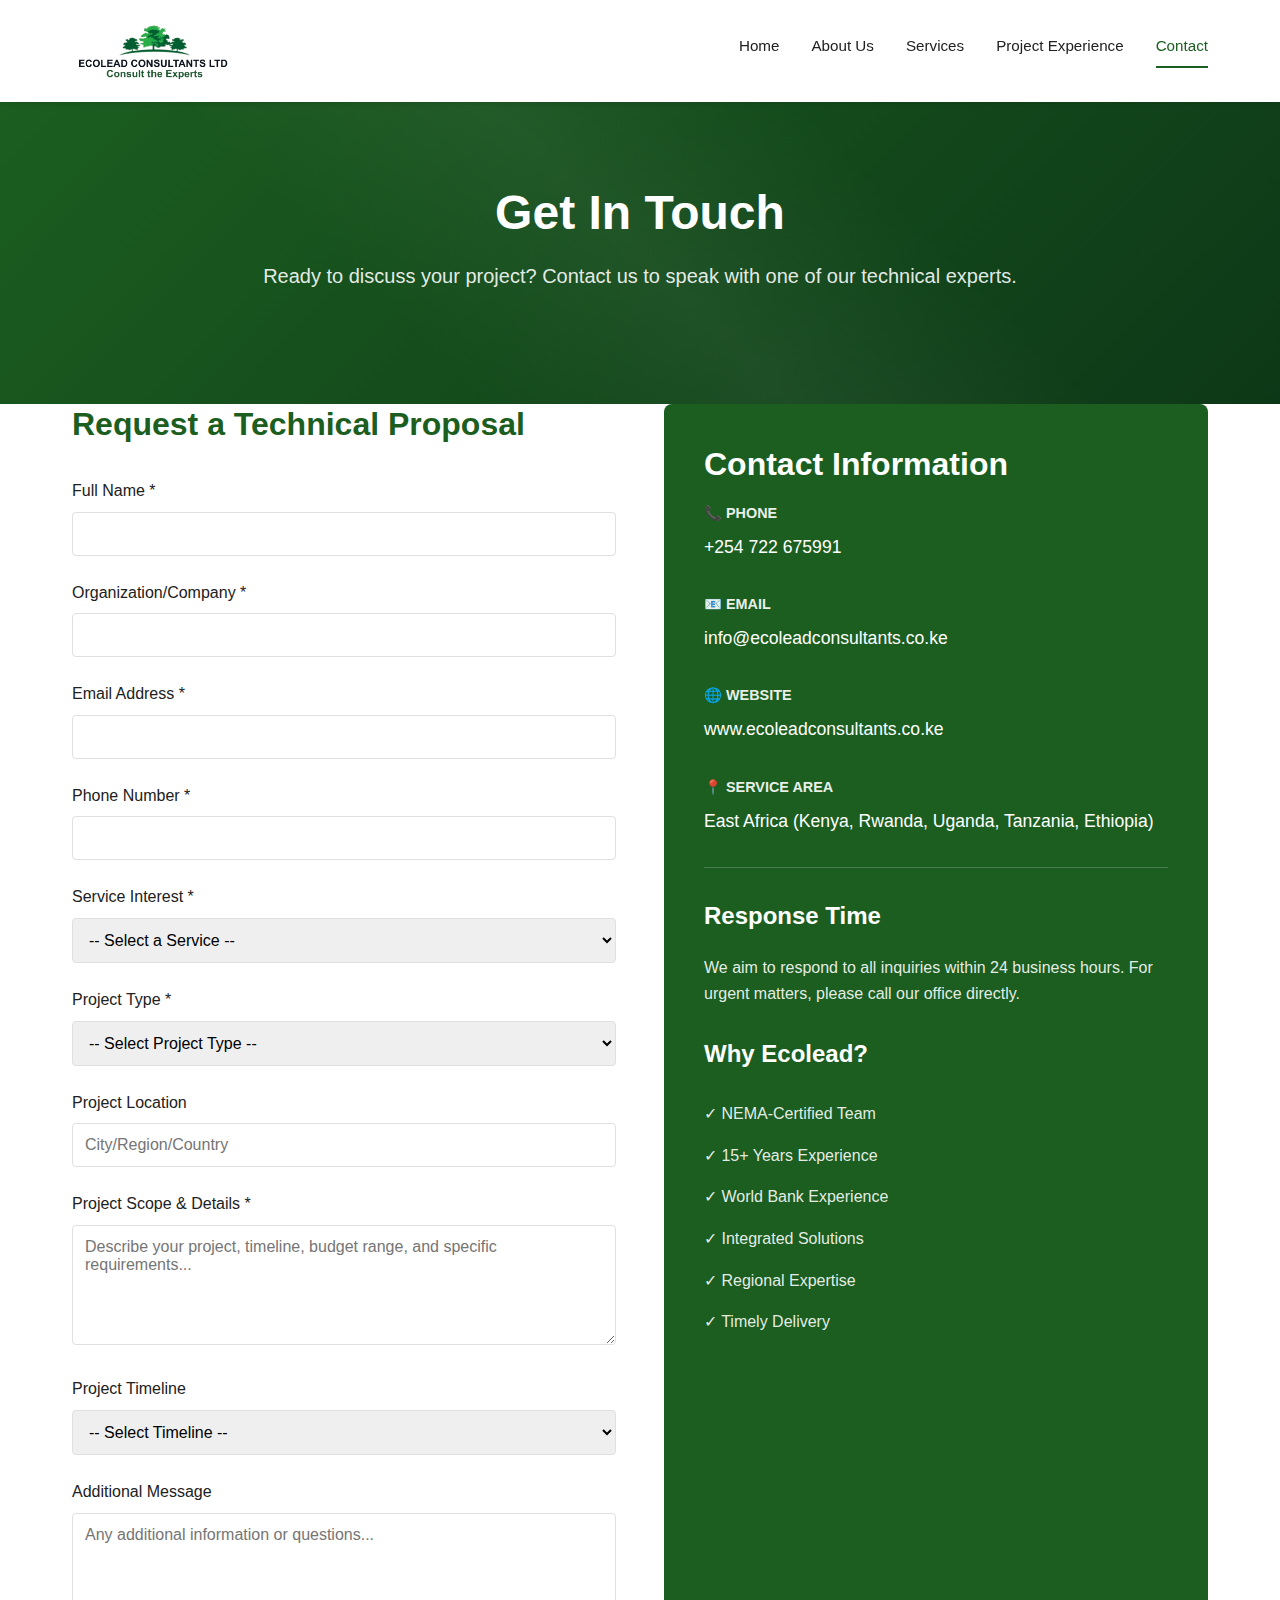
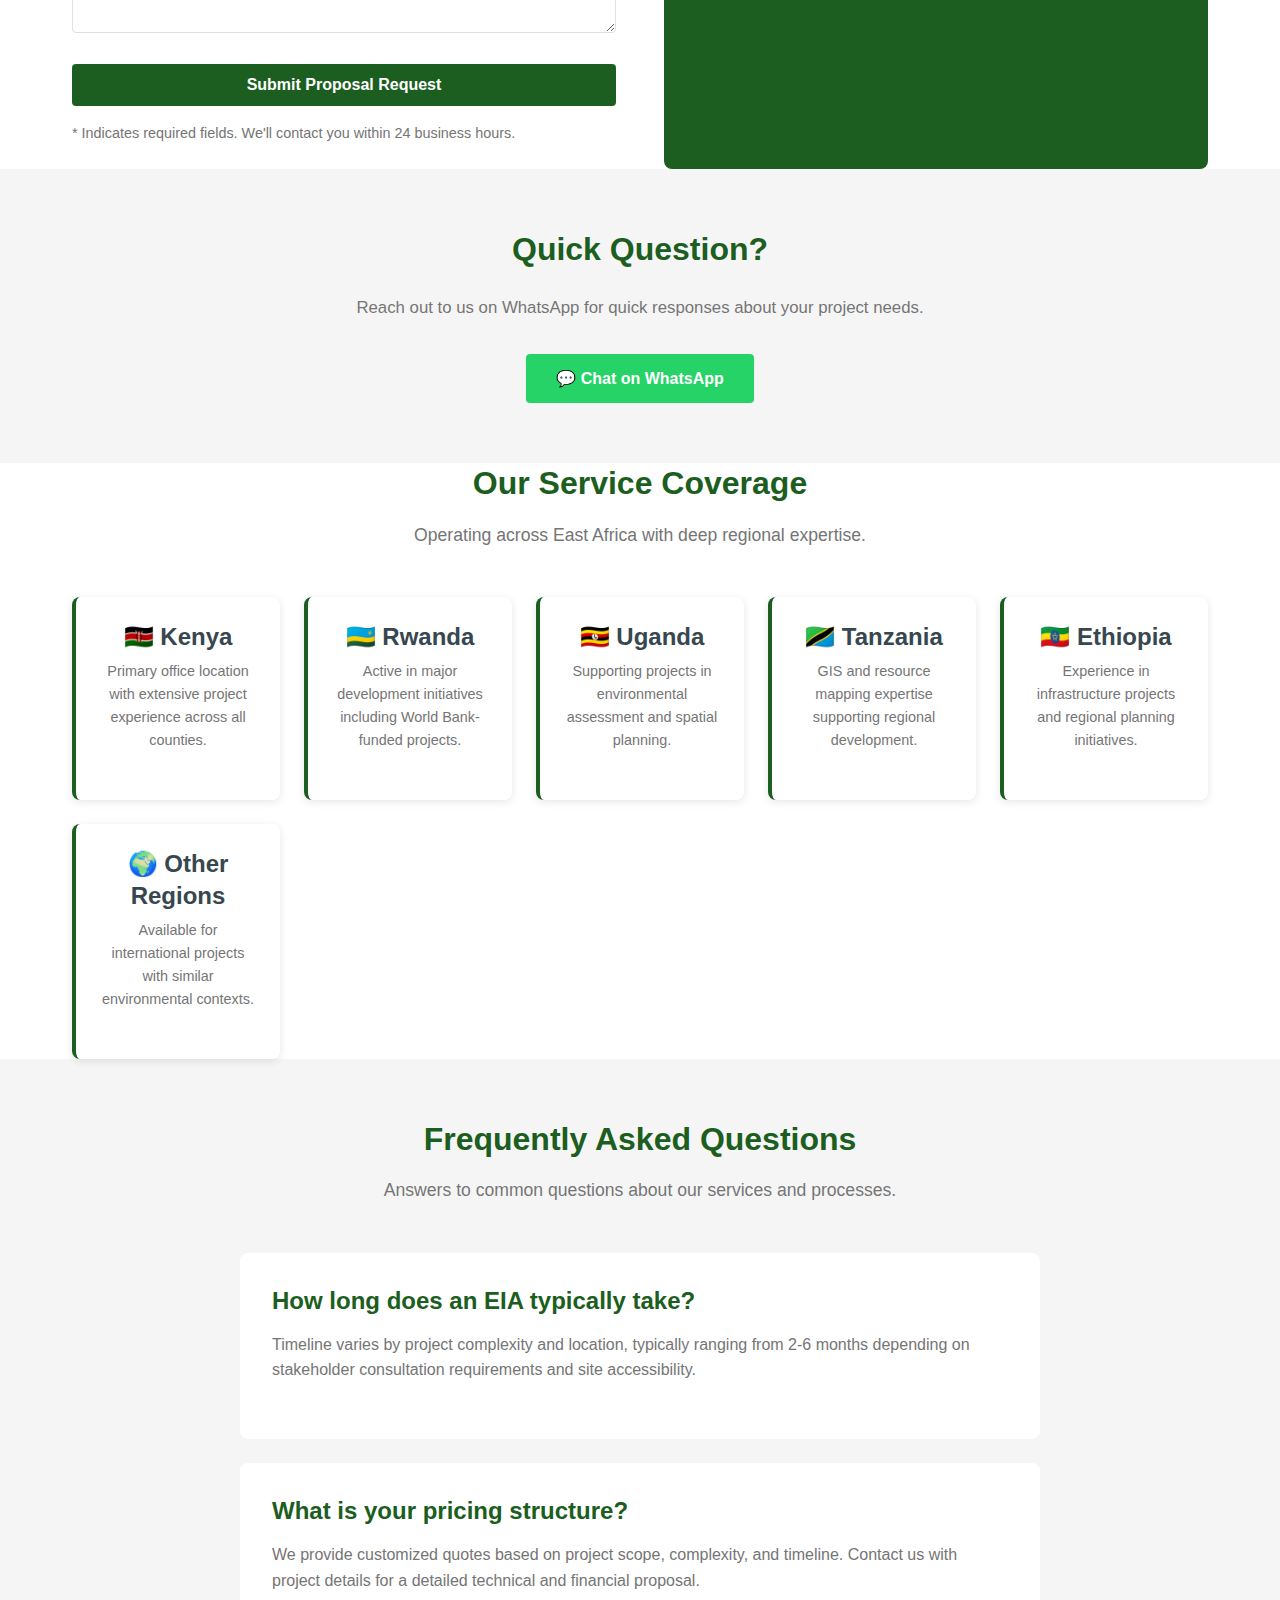
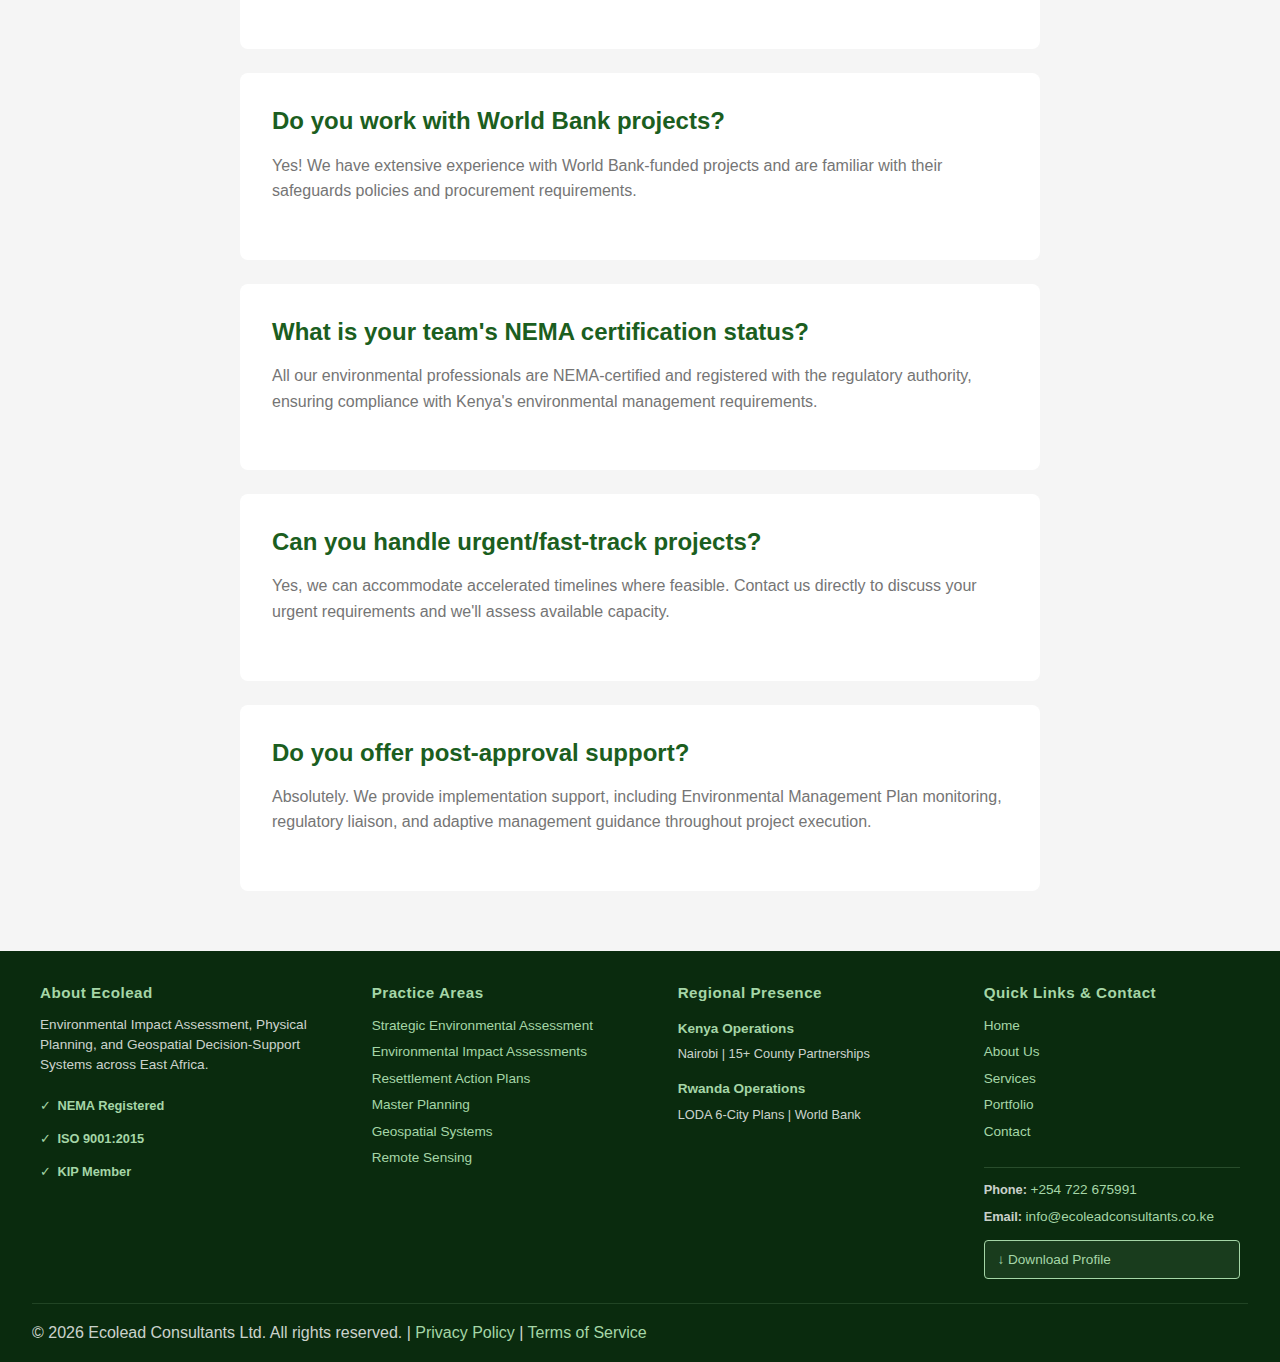
<file: contact.html>
<!DOCTYPE html>
<html lang="en">
<head>
  <meta charset="UTF-8">
  <meta name="viewport" content="width=device-width, initial-scale=1.0">
  <meta name="description" content="Contact Ecolead Consultants - Get in touch with our environmental and planning experts.">
  <title>Contact - Ecolead Consultants Ltd</title>
  <link rel="stylesheet" href="assets/css/style.css">
</head>
<body>
  <!-- HEADER & NAVIGATION -->
  <header>
    <div class="header-container">
      <div class="logo">
        <img src="assets/images/ecloleadlogo.png" alt="Ecolead Consultants Logo" class="logo-image">
      </div>
      <button class="mobile-menu-toggle" id="menuToggle">☰</button>
      <nav id="navMenu">
        <a href="index.html">Home</a>
        <a href="about.html">About Us</a>
        <a href="services.html">Services</a>
        <a href="portfolio.html">Project Experience</a>
        <a href="contact.html" class="active">Contact</a>
      </nav>
    </div>
  </header>

  <!-- PAGE HERO -->
  <section class="hero">
    <div class="hero-content">
      <h1>Get In Touch</h1>
      <p class="hero-subtitle">Ready to discuss your project? Contact us to speak with one of our technical experts.</p>
    </div>
  </section>

  <!-- CONTACT SECTION -->
  <section class="container">
    <div class="contact-content">
      <!-- Contact Form -->
      <div>
        <h2 style="margin-bottom: 2rem;">Request a Technical Proposal</h2>
        <form id="contactForm" action="#" method="POST">
          <div class="form-group">
            <label for="name">Full Name *</label>
            <input type="text" id="name" name="name" required>
          </div>

          <div class="form-group">
            <label for="organization">Organization/Company *</label>
            <input type="text" id="organization" name="organization" required>
          </div>

          <div class="form-group">
            <label for="email">Email Address *</label>
            <input type="email" id="email" name="email" required>
          </div>

          <div class="form-group">
            <label for="phone">Phone Number *</label>
            <input type="tel" id="phone" name="phone" required>
          </div>

          <div class="form-group">
            <label for="service">Service Interest *</label>
            <select id="service" name="service" required>
              <option value="">-- Select a Service --</option>
              <option value="EIA">Environmental Impact Assessment (EIA)</option>
              <option value="EA">Environmental Audit (EA)</option>
              <option value="HSA">Health & Safety Audit</option>
              <option value="PhysicalPlanning">Physical Planning & Master Planning</option>
              <option value="LandSurveying">Land Surveying & Mapping</option>
              <option value="RAP">Resettlement Action Plan (RAP)</option>
              <option value="GIS">GIS Mapping & Spatial Analysis</option>
              <option value="RemoteSensing">Remote Sensing & Satellite Imagery</option>
              <option value="Multiple">Multiple Services</option>
            </select>
          </div>

          <div class="form-group">
            <label for="projectType">Project Type *</label>
            <select id="projectType" name="projectType" required>
              <option value="">-- Select Project Type --</option>
              <option value="Infrastructure">Infrastructure Development</option>
              <option value="Agricultural">Agricultural Project</option>
              <option value="Mining">Mining & Extraction</option>
              <option value="Urban">Urban Development</option>
              <option value="Energy">Energy Project</option>
              <option value="Water">Water Resources</option>
              <option value="Policy">Policy & Strategic Planning</option>
              <option value="Other">Other</option>
            </select>
          </div>

          <div class="form-group">
            <label for="projectLocation">Project Location</label>
            <input type="text" id="projectLocation" name="projectLocation" placeholder="City/Region/Country">
          </div>

          <div class="form-group">
            <label for="projectScope">Project Scope & Details *</label>
            <textarea id="projectScope" name="projectScope" placeholder="Describe your project, timeline, budget range, and specific requirements..." required></textarea>
          </div>

          <div class="form-group">
            <label for="timeline">Project Timeline</label>
            <select id="timeline" name="timeline">
              <option value="">-- Select Timeline --</option>
              <option value="Immediate">Immediate (0-3 months)</option>
              <option value="ShortTerm">Short Term (3-6 months)</option>
              <option value="MediumTerm">Medium Term (6-12 months)</option>
              <option value="LongTerm">Long Term (12+ months)</option>
              <option value="Flexible">Flexible</option>
            </select>
          </div>

          <div class="form-group">
            <label for="message">Additional Message</label>
            <textarea id="message" name="message" placeholder="Any additional information or questions..."></textarea>
          </div>

          <button type="submit" class="btn btn-primary form-submit">Submit Proposal Request</button>
          <p style="color: var(--text-light); font-size: 0.9rem; margin-top: 1rem;">* Indicates required fields. We'll contact you within 24 business hours.</p>
        </form>
      </div>

      <!-- Contact Information -->
      <div class="contact-info">
        <h2 style="color: white;">Contact Information</h2>

        <div class="contact-item">
          <div class="contact-item-label">📞 PHONE</div>
          <div class="contact-item-value">
            <a href="tel:+254722675991">+254 722 675991</a>
          </div>
        </div>

        <div class="contact-item">
          <div class="contact-item-label">📧 EMAIL</div>
          <div class="contact-item-value">
            <a href="mailto:info@ecoleadconsultants.co.ke">info@ecoleadconsultants.co.ke</a>
          </div>
        </div>

        <div class="contact-item">
          <div class="contact-item-label">🌐 WEBSITE</div>
          <div class="contact-item-value">
            <a href="https://www.ecoleadconsultants.co.ke">www.ecoleadconsultants.co.ke</a>
          </div>
        </div>

        <div class="contact-item">
          <div class="contact-item-label">📍 SERVICE AREA</div>
          <div class="contact-item-value">
            East Africa (Kenya, Rwanda, Uganda, Tanzania, Ethiopia)
          </div>
        </div>

        <hr style="border: none; border-top: 1px solid rgba(255, 255, 255, 0.2); margin: 2rem 0;">

        <h3 style="color: white; margin-bottom: 1.5rem;">Response Time</h3>
        <p style="color: rgba(255, 255, 255, 0.9); margin-bottom: 2rem;">We aim to respond to all inquiries within 24 business hours. For urgent matters, please call our office directly.</p>

        <h3 style="color: white; margin-bottom: 1.5rem;">Why Ecolead?</h3>
        <ul style="list-style: none; padding: 0;">
          <li style="padding: 0.5rem 0; color: rgba(255, 255, 255, 0.9);">✓ NEMA-Certified Team</li>
          <li style="padding: 0.5rem 0; color: rgba(255, 255, 255, 0.9);">✓ 15+ Years Experience</li>
          <li style="padding: 0.5rem 0; color: rgba(255, 255, 255, 0.9);">✓ World Bank Experience</li>
          <li style="padding: 0.5rem 0; color: rgba(255, 255, 255, 0.9);">✓ Integrated Solutions</li>
          <li style="padding: 0.5rem 0; color: rgba(255, 255, 255, 0.9);">✓ Regional Expertise</li>
          <li style="padding: 0.5rem 0; color: rgba(255, 255, 255, 0.9);">✓ Timely Delivery</li>
        </ul>
      </div>
    </div>
  </section>

  <!-- WHATSAPP CTA -->
  <section class="alt-bg">
    <div class="container">
      <div style="text-align: center;">
        <h2 style="margin-bottom: 1.5rem;">Quick Question?</h2>
        <p style="color: var(--text-light); font-size: 1.05rem; margin-bottom: 2rem;">Reach out to us on WhatsApp for quick responses about your project needs.</p>
        <a href="https://wa.me/254722675991?text=Hi%20Ecolead%20Consultants%2C%20I%20have%20a%20project%20inquiry..." target="_blank" class="btn btn-secondary" style="background-color: #25D366;">
          💬 Chat on WhatsApp
        </a>
      </div>
    </div>
  </section>

  <!-- SERVICE AREAS MAP -->
  <section class="container">
    <div class="section-title">
      <h2>Our Service Coverage</h2>
      <p class="section-subtitle">Operating across East Africa with deep regional expertise.</p>
    </div>

    <div style="display: grid; grid-template-columns: repeat(auto-fit, minmax(200px, 1fr)); gap: 1.5rem;">
      <div style="background: white; padding: 1.5rem; border-radius: 8px; box-shadow: 0 2px 8px rgba(0,0,0,0.1); text-align: center; border-left: 4px solid var(--forest-green);">
        <h3 style="color: var(--slate-grey); margin-bottom: 0.5rem;">🇰🇪 Kenya</h3>
        <p style="color: var(--text-light); font-size: 0.9rem;">Primary office location with extensive project experience across all counties.</p>
      </div>

      <div style="background: white; padding: 1.5rem; border-radius: 8px; box-shadow: 0 2px 8px rgba(0,0,0,0.1); text-align: center; border-left: 4px solid var(--forest-green);">
        <h3 style="color: var(--slate-grey); margin-bottom: 0.5rem;">🇷🇼 Rwanda</h3>
        <p style="color: var(--text-light); font-size: 0.9rem;">Active in major development initiatives including World Bank-funded projects.</p>
      </div>

      <div style="background: white; padding: 1.5rem; border-radius: 8px; box-shadow: 0 2px 8px rgba(0,0,0,0.1); text-align: center; border-left: 4px solid var(--forest-green);">
        <h3 style="color: var(--slate-grey); margin-bottom: 0.5rem;">🇺🇬 Uganda</h3>
        <p style="color: var(--text-light); font-size: 0.9rem;">Supporting projects in environmental assessment and spatial planning.</p>
      </div>

      <div style="background: white; padding: 1.5rem; border-radius: 8px; box-shadow: 0 2px 8px rgba(0,0,0,0.1); text-align: center; border-left: 4px solid var(--forest-green);">
        <h3 style="color: var(--slate-grey); margin-bottom: 0.5rem;">🇹🇿 Tanzania</h3>
        <p style="color: var(--text-light); font-size: 0.9rem;">GIS and resource mapping expertise supporting regional development.</p>
      </div>

      <div style="background: white; padding: 1.5rem; border-radius: 8px; box-shadow: 0 2px 8px rgba(0,0,0,0.1); text-align: center; border-left: 4px solid var(--forest-green);">
        <h3 style="color: var(--slate-grey); margin-bottom: 0.5rem;">🇪🇹 Ethiopia</h3>
        <p style="color: var(--text-light); font-size: 0.9rem;">Experience in infrastructure projects and regional planning initiatives.</p>
      </div>

      <div style="background: white; padding: 1.5rem; border-radius: 8px; box-shadow: 0 2px 8px rgba(0,0,0,0.1); text-align: center; border-left: 4px solid var(--forest-green);">
        <h3 style="color: var(--slate-grey); margin-bottom: 0.5rem;">🌍 Other Regions</h3>
        <p style="color: var(--text-light); font-size: 0.9rem;">Available for international projects with similar environmental contexts.</p>
      </div>
    </div>
  </section>

  <!-- FAQ -->
  <section class="alt-bg">
    <div class="container">
      <div class="section-title">
        <h2>Frequently Asked Questions</h2>
        <p class="section-subtitle">Answers to common questions about our services and processes.</p>
      </div>

      <div style="max-width: 800px; margin: 0 auto;">
        <div style="background: white; padding: 2rem; margin-bottom: 1.5rem; border-radius: 8px;">
          <h3 style="color: var(--forest-green); margin-bottom: 1rem;">How long does an EIA typically take?</h3>
          <p style="color: var(--text-light);">Timeline varies by project complexity and location, typically ranging from 2-6 months depending on stakeholder consultation requirements and site accessibility.</p>
        </div>

        <div style="background: white; padding: 2rem; margin-bottom: 1.5rem; border-radius: 8px;">
          <h3 style="color: var(--forest-green); margin-bottom: 1rem;">What is your pricing structure?</h3>
          <p style="color: var(--text-light);">We provide customized quotes based on project scope, complexity, and timeline. Contact us with project details for a detailed technical and financial proposal.</p>
        </div>

        <div style="background: white; padding: 2rem; margin-bottom: 1.5rem; border-radius: 8px;">
          <h3 style="color: var(--forest-green); margin-bottom: 1rem;">Do you work with World Bank projects?</h3>
          <p style="color: var(--text-light);">Yes! We have extensive experience with World Bank-funded projects and are familiar with their safeguards policies and procurement requirements.</p>
        </div>

        <div style="background: white; padding: 2rem; margin-bottom: 1.5rem; border-radius: 8px;">
          <h3 style="color: var(--forest-green); margin-bottom: 1rem;">What is your team's NEMA certification status?</h3>
          <p style="color: var(--text-light);">All our environmental professionals are NEMA-certified and registered with the regulatory authority, ensuring compliance with Kenya's environmental management requirements.</p>
        </div>

        <div style="background: white; padding: 2rem; margin-bottom: 1.5rem; border-radius: 8px;">
          <h3 style="color: var(--forest-green); margin-bottom: 1rem;">Can you handle urgent/fast-track projects?</h3>
          <p style="color: var(--text-light);">Yes, we can accommodate accelerated timelines where feasible. Contact us directly to discuss your urgent requirements and we'll assess available capacity.</p>
        </div>

        <div style="background: white; padding: 2rem; border-radius: 8px;">
          <h3 style="color: var(--forest-green); margin-bottom: 1rem;">Do you offer post-approval support?</h3>
          <p style="color: var(--text-light);">Absolutely. We provide implementation support, including Environmental Management Plan monitoring, regulatory liaison, and adaptive management guidance throughout project execution.</p>
        </div>
      </div>
    </div>
  </section>

  <!-- FOOTER -->
  <footer>
    <div class="footer-content">
      <div class="footer-section">
        <h4>About Ecolead</h4>
        <p style="color: rgba(255, 255, 255, 0.8); font-size: 0.85rem;">Environmental Impact Assessment, Physical Planning, and Geospatial Decision-Support Systems across East Africa.</p>
        <div class="footer-credentials" style="margin-top: 0.75rem; font-size: 0.8rem;">
          <div style="margin-bottom: 0.4rem; display: flex; align-items: center; gap: 0.4rem;">
            <span style="color: #a5d6a7;">✓</span>
            <strong>NEMA Registered</strong>
          </div>
          <div style="margin-bottom: 0.4rem; display: flex; align-items: center; gap: 0.4rem;">
            <span style="color: #a5d6a7;">✓</span>
            <strong>ISO 9001:2015</strong>
          </div>
          <div style="display: flex; align-items: center; gap: 0.4rem;">
            <span style="color: #a5d6a7;">✓</span>
            <strong>KIP Member</strong>
          </div>
        </div>
      </div>

      <div class="footer-section">
        <h4>Practice Areas</h4>
        <ul style="list-style: none; padding: 0; margin: 0;">
          <li style="margin-bottom: 0.3rem;"><a href="services.html">Strategic Environmental Assessment</a></li>
          <li style="margin-bottom: 0.3rem;"><a href="services.html">Environmental Impact Assessments</a></li>
          <li style="margin-bottom: 0.3rem;"><a href="services.html">Resettlement Action Plans</a></li>
          <li style="margin-bottom: 0.3rem;"><a href="services.html">Master Planning</a></li>
          <li style="margin-bottom: 0.3rem;"><a href="services.html">Geospatial Systems</a></li>
          <li><a href="services.html">Remote Sensing</a></li>
        </ul>
      </div>

      <div class="footer-section">
        <h4>Regional Presence</h4>
        <div style="margin-bottom: 0.75rem;">
          <strong style="color: #a5d6a7; font-size: 0.85rem;">Kenya Operations</strong>
          <p style="color: rgba(255, 255, 255, 0.8); font-size: 0.8rem; margin: 0.25rem 0 0 0;">Nairobi | 15+ County Partnerships</p>
        </div>
        <div>
          <strong style="color: #a5d6a7; font-size: 0.85rem;">Rwanda Operations</strong>
          <p style="color: rgba(255, 255, 255, 0.8); font-size: 0.8rem; margin: 0.25rem 0 0 0;">LODA 6-City Plans | World Bank</p>
        </div>
      </div>

      <div class="footer-section">
        <h4>Quick Links & Contact</h4>
        <ul style="list-style: none; padding: 0; margin: 0; margin-bottom: 0.75rem;">
          <li style="margin-bottom: 0.3rem;"><a href="index.html">Home</a></li>
          <li style="margin-bottom: 0.3rem;"><a href="about.html">About Us</a></li>
          <li style="margin-bottom: 0.3rem;"><a href="services.html">Services</a></li>
          <li style="margin-bottom: 0.3rem;"><a href="portfolio.html">Portfolio</a></li>
          <li style="margin-bottom: 0.3rem;"><a href="contact.html">Contact</a></li>
        </ul>
        <div style="border-top: 1px solid rgba(165, 214, 167, 0.2); padding-top: 0.75rem; margin-top: 0.5rem;">
          <p style="color: rgba(255, 255, 255, 0.8); font-size: 0.8rem; margin: 0 0 0.4rem 0;"><strong>Phone:</strong> <a href="tel:+254722675991">+254 722 675991</a></p>
          <p style="color: rgba(255, 255, 255, 0.8); font-size: 0.8rem; margin: 0;">
            <strong>Email:</strong> <a href="mailto:info@ecoleadconsultants.co.ke">info@ecoleadconsultants.co.ke</a>
          </p>
        </div>
        <a href="assets/documents/Ecolead-Company-Profile.pdf" download class="footer-download-btn">↓ Download Profile</a>
      </div>
    </div>
    <div class="footer-bottom">
      <p>&copy; 2026 Ecolead Consultants Ltd. All rights reserved. | <a href="#">Privacy Policy</a> | <a href="#">Terms of Service</a></p>
      <a href="#" class="back-to-top">↑</a>
    </div>
  </footer>

  <script src="assets/js/main.js"></script>
</body>
</html>
</file>
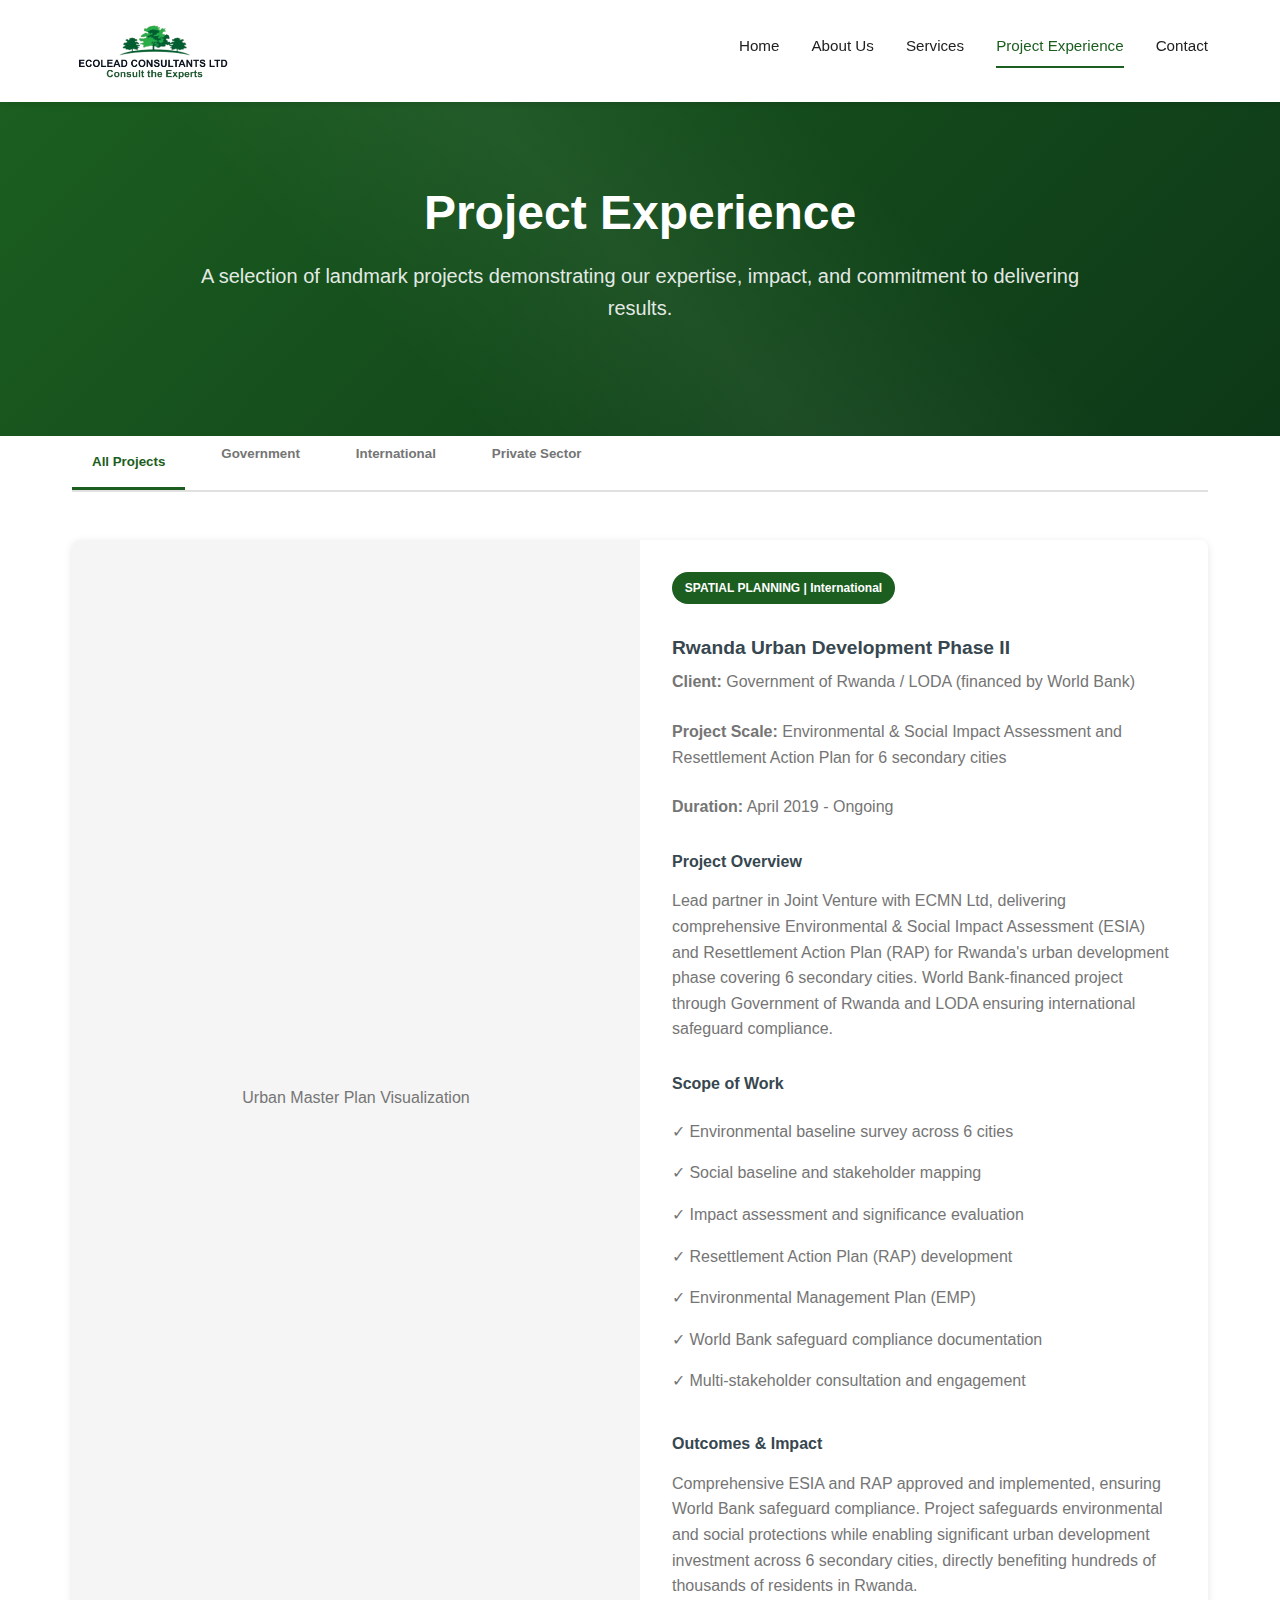
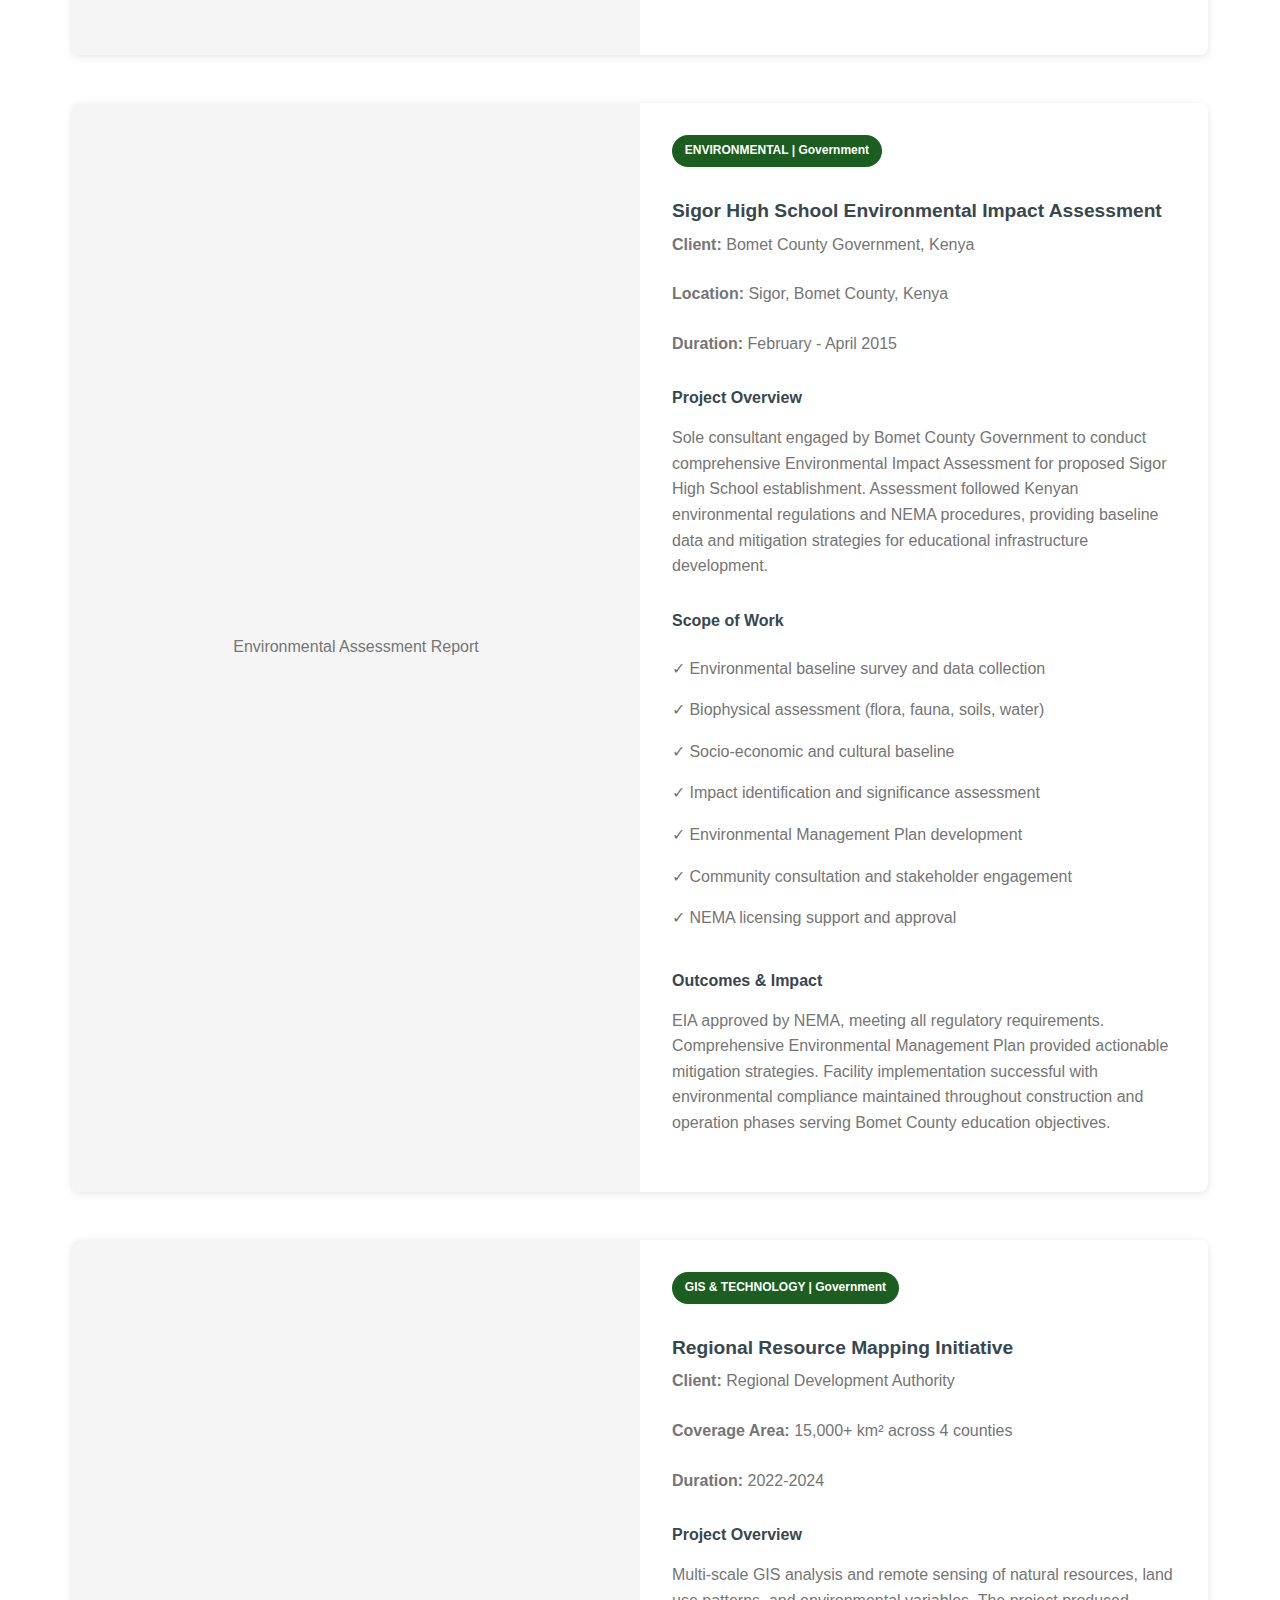
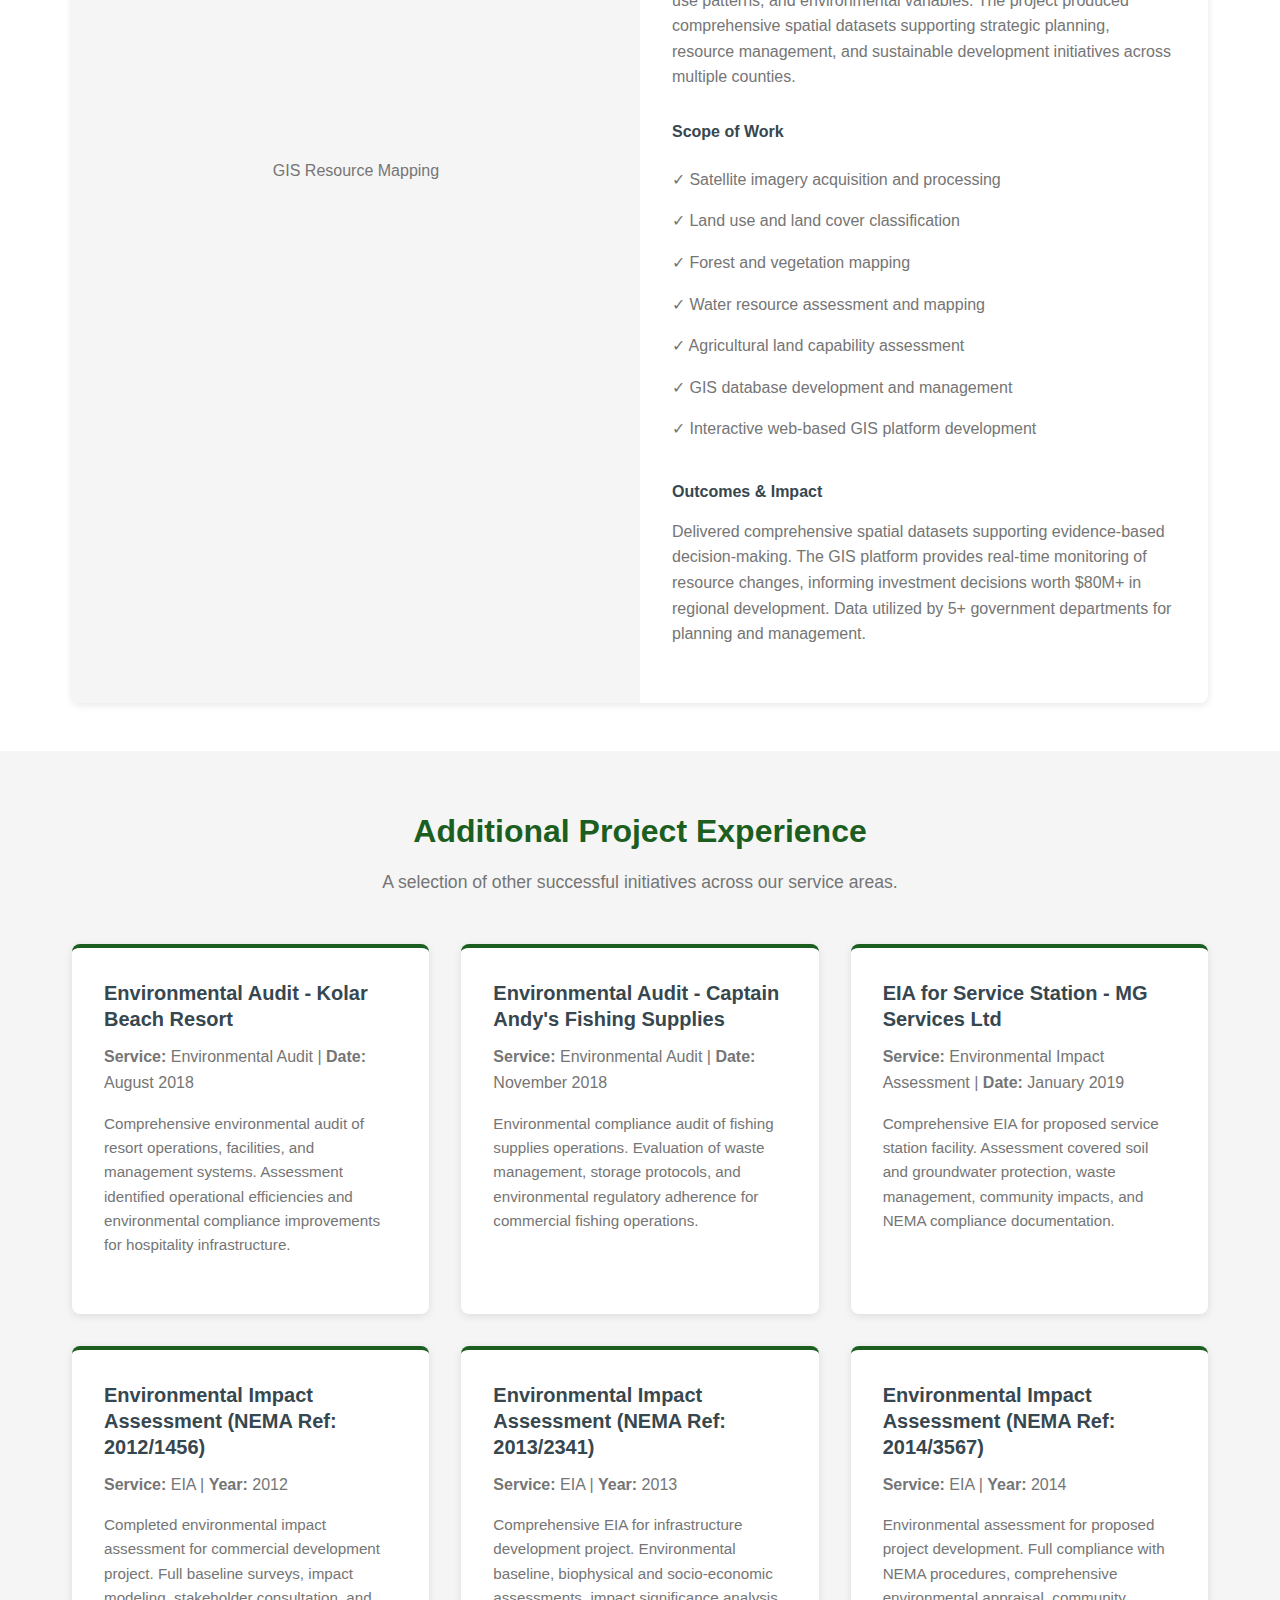
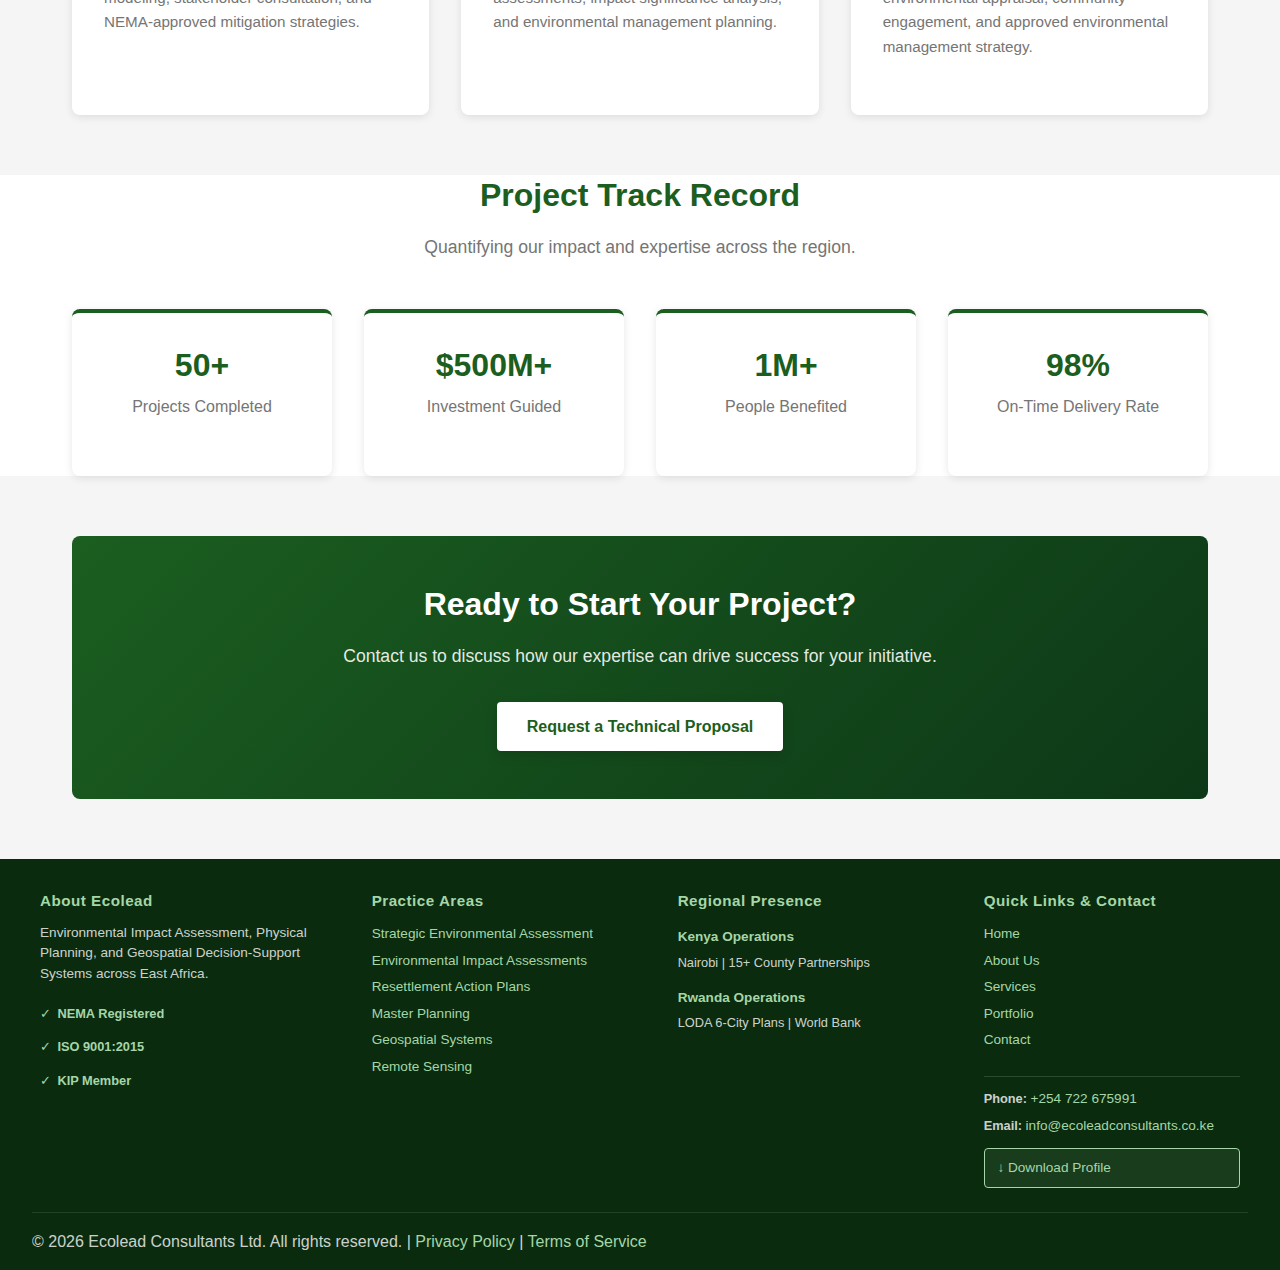
<file: portfolio.html>
<!DOCTYPE html>
<html lang="en">
<head>
  <meta charset="UTF-8">
  <meta name="viewport" content="width=device-width, initial-scale=1.0">
  <meta name="description" content="Project Experience - Ecolead's portfolio of landmark projects across East Africa.">
  <title>Project Experience - Ecolead Consultants Ltd</title>
  <link rel="stylesheet" href="assets/css/style.css">
</head>
<body>
  <!-- HEADER & NAVIGATION -->
  <header>
    <div class="header-container">
      <div class="logo">
        <img src="assets/images/ecloleadlogo.png" alt="Ecolead Consultants Logo" class="logo-image">
      </div>
      <button class="mobile-menu-toggle" id="menuToggle">☰</button>
      <nav id="navMenu">
        <a href="index.html">Home</a>
        <a href="about.html">About Us</a>
        <a href="services.html">Services</a>
        <a href="portfolio.html" class="active">Project Experience</a>
        <a href="contact.html">Contact</a>
      </nav>
    </div>
  </header>

  <!-- PAGE HERO -->
  <section class="hero">
    <div class="hero-content">
      <h1>Project Experience</h1>
      <p class="hero-subtitle">A selection of landmark projects demonstrating our expertise, impact, and commitment to delivering results.</p>
    </div>
  </section>

  <!-- FEATURED PROJECTS -->
  <section class="container">
    <!-- PROJECT FILTER TABS -->
    <div style="margin-bottom: 3rem; display: flex; gap: 1rem; flex-wrap: wrap; border-bottom: 2px solid var(--border-grey); padding-bottom: 1rem;">
      <button class="project-tab active" data-filter="all" style="padding: 10px 20px; border: none; background: transparent; cursor: pointer; font-weight: 600; color: var(--forest-green); border-bottom: 3px solid var(--forest-green); margin-bottom: -1rem;">All Projects</button>
      <button class="project-tab" data-filter="government" style="padding: 10px 20px; border: none; background: transparent; cursor: pointer; font-weight: 600; color: var(--text-light); transition: all 0.3s ease;">Government</button>
      <button class="project-tab" data-filter="international" style="padding: 10px 20px; border: none; background: transparent; cursor: pointer; font-weight: 600; color: var(--text-light); transition: all 0.3s ease;">International</button>
      <button class="project-tab" data-filter="private" style="padding: 10px 20px; border: none; background: transparent; cursor: pointer; font-weight: 600; color: var(--text-light); transition: all 0.3s ease;">Private Sector</button>
    </div>

    <!-- Project 1: Rwanda Urban Development -->
    <div class="project-item" data-category="international" style="margin-bottom: 3rem; background: white; border-radius: 8px; overflow: hidden; box-shadow: 0 2px 8px rgba(0,0,0,0.1);">
      <div style="display: grid; grid-template-columns: 1fr 1fr; gap: 0;">
        <div style="background-color: var(--light-bg); padding: 2rem; display: flex; align-items: center; justify-content: center; min-height: 300px;">
          <span style="color: var(--text-light); text-align: center;">Urban Master Plan Visualization</span>
        </div>
        <div style="padding: 2rem;">
          <span class="project-category">SPATIAL PLANNING | International</span>
          <h3 class="project-title" style="margin-top: 1rem;">Rwanda Urban Development Phase II</h3>
          <p style="color: var(--text-light); margin-bottom: 1.5rem;"><strong>Client:</strong> Government of Rwanda / LODA (financed by World Bank)</p>
          <p style="color: var(--text-light); margin-bottom: 1.5rem;"><strong>Project Scale:</strong> Environmental & Social Impact Assessment and Resettlement Action Plan for 6 secondary cities</p>
          <p style="color: var(--text-light); margin-bottom: 1.5rem;"><strong>Duration:</strong> April 2019 - Ongoing</strong></p>
          
          <h4 style="color: var(--slate-grey); margin-top: 2rem; margin-bottom: 1rem;">Project Overview</h4>
          <p style="color: var(--text-light); margin-bottom: 1.5rem;">Lead partner in Joint Venture with ECMN Ltd, delivering comprehensive Environmental & Social Impact Assessment (ESIA) and Resettlement Action Plan (RAP) for Rwanda's urban development phase covering 6 secondary cities. World Bank-financed project through Government of Rwanda and LODA ensuring international safeguard compliance.</p>

          <h4 style="color: var(--slate-grey); margin-top: 2rem; margin-bottom: 1rem;">Scope of Work</h4>
          <ul style="list-style: none; padding: 0;">
            <li style="padding: 0.5rem 0; color: var(--text-light);">✓ Environmental baseline survey across 6 cities</li>
            <li style="padding: 0.5rem 0; color: var(--text-light);">✓ Social baseline and stakeholder mapping</li>
            <li style="padding: 0.5rem 0; color: var(--text-light);">✓ Impact assessment and significance evaluation</li>
            <li style="padding: 0.5rem 0; color: var(--text-light);">✓ Resettlement Action Plan (RAP) development</li>
            <li style="padding: 0.5rem 0; color: var(--text-light);">✓ Environmental Management Plan (EMP)</li>
            <li style="padding: 0.5rem 0; color: var(--text-light);">✓ World Bank safeguard compliance documentation</li>
            <li style="padding: 0.5rem 0; color: var(--text-light);">✓ Multi-stakeholder consultation and engagement</li>
          </ul>

          <h4 style="color: var(--slate-grey); margin-top: 2rem; margin-bottom: 1rem;">Outcomes & Impact</h4>
          <p style="color: var(--text-light);">Comprehensive ESIA and RAP approved and implemented, ensuring World Bank safeguard compliance. Project safeguards environmental and social protections while enabling significant urban development investment across 6 secondary cities, directly benefiting hundreds of thousands of residents in Rwanda.</p>
        </div>
      </div>
    </div>

    <!-- Project 2: Sigor High School EIA -->
    <div class="project-item" data-category="government" style="margin-bottom: 3rem; background: white; border-radius: 8px; overflow: hidden; box-shadow: 0 2px 8px rgba(0,0,0,0.1);">
      <div style="display: grid; grid-template-columns: 1fr 1fr; gap: 0;">
        <div style="background-color: var(--light-bg); padding: 2rem; display: flex; align-items: center; justify-content: center; min-height: 300px;">
          <span style="color: var(--text-light); text-align: center;">Environmental Assessment Report</span>
        </div>
        <div style="padding: 2rem;">
          <span class="project-category">ENVIRONMENTAL | Government</span>
          <h3 class="project-title" style="margin-top: 1rem;">Sigor High School Environmental Impact Assessment</h3>
          <p style="color: var(--text-light); margin-bottom: 1.5rem;"><strong>Client:</strong> Bomet County Government, Kenya</p>
          <p style="color: var(--text-light); margin-bottom: 1.5rem;"><strong>Location:</strong> Sigor, Bomet County, Kenya</p>
          <p style="color: var(--text-light); margin-bottom: 1.5rem;"><strong>Duration:</strong> February - April 2015</strong></p>
          
          <h4 style="color: var(--slate-grey); margin-top: 2rem; margin-bottom: 1rem;">Project Overview</h4>
          <p style="color: var(--text-light); margin-bottom: 1.5rem;">Sole consultant engaged by Bomet County Government to conduct comprehensive Environmental Impact Assessment for proposed Sigor High School establishment. Assessment followed Kenyan environmental regulations and NEMA procedures, providing baseline data and mitigation strategies for educational infrastructure development.</p>

          <h4 style="color: var(--slate-grey); margin-top: 2rem; margin-bottom: 1rem;">Scope of Work</h4>
          <ul style="list-style: none; padding: 0;">
            <li style="padding: 0.5rem 0; color: var(--text-light);">✓ Environmental baseline survey and data collection</li>
            <li style="padding: 0.5rem 0; color: var(--text-light);">✓ Biophysical assessment (flora, fauna, soils, water)</li>
            <li style="padding: 0.5rem 0; color: var(--text-light);">✓ Socio-economic and cultural baseline</li>
            <li style="padding: 0.5rem 0; color: var(--text-light);">✓ Impact identification and significance assessment</li>
            <li style="padding: 0.5rem 0; color: var(--text-light);">✓ Environmental Management Plan development</li>
            <li style="padding: 0.5rem 0; color: var(--text-light);">✓ Community consultation and stakeholder engagement</li>
            <li style="padding: 0.5rem 0; color: var(--text-light);">✓ NEMA licensing support and approval</li>
          </ul>

          <h4 style="color: var(--slate-grey); margin-top: 2rem; margin-bottom: 1rem;">Outcomes & Impact</h4>
          <p style="color: var(--text-light);">EIA approved by NEMA, meeting all regulatory requirements. Comprehensive Environmental Management Plan provided actionable mitigation strategies. Facility implementation successful with environmental compliance maintained throughout construction and operation phases serving Bomet County education objectives.</p>
        </div>
      </div>
    </div>

    <!-- Project 3: Regional Resource Mapping -->
    <div class="project-item" data-category="government" style="margin-bottom: 3rem; background: white; border-radius: 8px; overflow: hidden; box-shadow: 0 2px 8px rgba(0,0,0,0.1);">
      <div style="display: grid; grid-template-columns: 1fr 1fr; gap: 0;">
        <div style="background-color: var(--light-bg); padding: 2rem; display: flex; align-items: center; justify-content: center; min-height: 300px;">
          <span style="color: var(--text-light); text-align: center;">GIS Resource Mapping</span>
        </div>
        <div style="padding: 2rem;">
          <span class="project-category">GIS & TECHNOLOGY | Government</span>
          <h3 class="project-title" style="margin-top: 1rem;">Regional Resource Mapping Initiative</h3>
          <p style="color: var(--text-light); margin-bottom: 1.5rem;"><strong>Client:</strong> Regional Development Authority</p>
          <p style="color: var(--text-light); margin-bottom: 1.5rem;"><strong>Coverage Area:</strong> 15,000+ km² across 4 counties</p>
          <p style="color: var(--text-light); margin-bottom: 1.5rem;"><strong>Duration:</strong> 2022-2024</strong></p>
          
          <h4 style="color: var(--slate-grey); margin-top: 2rem; margin-bottom: 1rem;">Project Overview</h4>
          <p style="color: var(--text-light); margin-bottom: 1.5rem;">Multi-scale GIS analysis and remote sensing of natural resources, land use patterns, and environmental variables. The project produced comprehensive spatial datasets supporting strategic planning, resource management, and sustainable development initiatives across multiple counties.</p>

          <h4 style="color: var(--slate-grey); margin-top: 2rem; margin-bottom: 1rem;">Scope of Work</h4>
          <ul style="list-style: none; padding: 0;">
            <li style="padding: 0.5rem 0; color: var(--text-light);">✓ Satellite imagery acquisition and processing</li>
            <li style="padding: 0.5rem 0; color: var(--text-light);">✓ Land use and land cover classification</li>
            <li style="padding: 0.5rem 0; color: var(--text-light);">✓ Forest and vegetation mapping</li>
            <li style="padding: 0.5rem 0; color: var(--text-light);">✓ Water resource assessment and mapping</li>
            <li style="padding: 0.5rem 0; color: var(--text-light);">✓ Agricultural land capability assessment</li>
            <li style="padding: 0.5rem 0; color: var(--text-light);">✓ GIS database development and management</li>
            <li style="padding: 0.5rem 0; color: var(--text-light);">✓ Interactive web-based GIS platform development</li>
          </ul>

          <h4 style="color: var(--slate-grey); margin-top: 2rem; margin-bottom: 1rem;">Outcomes & Impact</h4>
          <p style="color: var(--text-light);">Delivered comprehensive spatial datasets supporting evidence-based decision-making. The GIS platform provides real-time monitoring of resource changes, informing investment decisions worth $80M+ in regional development. Data utilized by 5+ government departments for planning and management.</p>
        </div>
      </div>
    </div>
  </section>

  <!-- ADDITIONAL PROJECTS GRID -->
  <section class="alt-bg">
    <div class="container">
      <div class="section-title">
        <h2>Additional Project Experience</h2>
        <p class="section-subtitle">A selection of other successful initiatives across our service areas.</p>
      </div>

      <div class="grid">
        <div class="card project-item" data-category="private">
          <h3 class="card-title">Environmental Audit - Kolar Beach Resort</h3>
          <p style="color: var(--text-light); margin-bottom: 1rem;"><strong>Service:</strong> Environmental Audit | <strong>Date:</strong> August 2018</p>
          <p class="card-text">Comprehensive environmental audit of resort operations, facilities, and management systems. Assessment identified operational efficiencies and environmental compliance improvements for hospitality infrastructure.</p>
        </div>

        <div class="card project-item" data-category="private">
          <h3 class="card-title">Environmental Audit - Captain Andy's Fishing Supplies</h3>
          <p style="color: var(--text-light); margin-bottom: 1rem;"><strong>Service:</strong> Environmental Audit | <strong>Date:</strong> November 2018</p>
          <p class="card-text">Environmental compliance audit of fishing supplies operations. Evaluation of waste management, storage protocols, and environmental regulatory adherence for commercial fishing operations.</p>
        </div>

        <div class="card project-item" data-category="private">
          <h3 class="card-title">EIA for Service Station - MG Services Ltd</h3>
          <p style="color: var(--text-light); margin-bottom: 1rem;"><strong>Service:</strong> Environmental Impact Assessment | <strong>Date:</strong> January 2019</p>
          <p class="card-text">Comprehensive EIA for proposed service station facility. Assessment covered soil and groundwater protection, waste management, community impacts, and NEMA compliance documentation.</p>
        </div>

        <div class="card project-item" data-category="government">
          <h3 class="card-title">Environmental Impact Assessment (NEMA Ref: 2012/1456)</h3>
          <p style="color: var(--text-light); margin-bottom: 1rem;"><strong>Service:</strong> EIA | <strong>Year:</strong> 2012</p>
          <p class="card-text">Completed environmental impact assessment for commercial development project. Full baseline surveys, impact modeling, stakeholder consultation, and NEMA-approved mitigation strategies.</p>
        </div>

        <div class="card project-item" data-category="government">
          <h3 class="card-title">Environmental Impact Assessment (NEMA Ref: 2013/2341)</h3>
          <p style="color: var(--text-light); margin-bottom: 1rem;"><strong>Service:</strong> EIA | <strong>Year:</strong> 2013</p>
          <p class="card-text">Comprehensive EIA for infrastructure development project. Environmental baseline, biophysical and socio-economic assessments, impact significance analysis, and environmental management planning.</p>
        </div>

        <div class="card project-item" data-category="government">
          <h3 class="card-title">Environmental Impact Assessment (NEMA Ref: 2014/3567)</h3>
          <p style="color: var(--text-light); margin-bottom: 1rem;"><strong>Service:</strong> EIA | <strong>Year:</strong> 2014</p>
          <p class="card-text">Environmental assessment for proposed project development. Full compliance with NEMA procedures, comprehensive environmental appraisal, community engagement, and approved environmental management strategy.</p>
        </div>
      </div>
    </div>
  </section>

  <!-- PROJECT STATISTICS -->
  <section class="container">
    <div class="section-title">
      <h2>Project Track Record</h2>
      <p class="section-subtitle">Quantifying our impact and expertise across the region.</p>
    </div>

    <div style="display: grid; grid-template-columns: repeat(auto-fit, minmax(200px, 1fr)); gap: 2rem;">
      <div style="background: white; padding: 2rem; border-radius: 8px; box-shadow: 0 2px 8px rgba(0,0,0,0.1); text-align: center; border-top: 4px solid var(--forest-green);">
        <h2 style="color: var(--forest-green); margin-bottom: 0.5rem;">50+</h2>
        <p style="color: var(--text-light);">Projects Completed</p>
      </div>
      <div style="background: white; padding: 2rem; border-radius: 8px; box-shadow: 0 2px 8px rgba(0,0,0,0.1); text-align: center; border-top: 4px solid var(--forest-green);">
        <h2 style="color: var(--forest-green); margin-bottom: 0.5rem;">$500M+</h2>
        <p style="color: var(--text-light);">Investment Guided</p>
      </div>
      <div style="background: white; padding: 2rem; border-radius: 8px; box-shadow: 0 2px 8px rgba(0,0,0,0.1); text-align: center; border-top: 4px solid var(--forest-green);">
        <h2 style="color: var(--forest-green); margin-bottom: 0.5rem;">1M+</h2>
        <p style="color: var(--text-light);">People Benefited</p>
      </div>
      <div style="background: white; padding: 2rem; border-radius: 8px; box-shadow: 0 2px 8px rgba(0,0,0,0.1); text-align: center; border-top: 4px solid var(--forest-green);">
        <h2 style="color: var(--forest-green); margin-bottom: 0.5rem;">98%</h2>
        <p style="color: var(--text-light);">On-Time Delivery Rate</p>
      </div>
    </div>
  </section>

  <!-- CTA SECTION -->
  <section class="alt-bg">
    <div class="container">
      <div style="text-align: center; background: linear-gradient(135deg, var(--forest-green) 0%, var(--forest-green-dark) 100%); color: white; padding: 3rem; border-radius: 8px;">
        <h2 style="color: white; margin-bottom: 1rem;">Ready to Start Your Project?</h2>
        <p style="color: rgba(255, 255, 255, 0.9); font-size: 1.1rem; margin-bottom: 2rem;">Contact us to discuss how our expertise can drive success for your initiative.</p>
        <a href="contact.html" class="btn btn-light">Request a Technical Proposal</a>
      </div>
    </div>
  </section>

  <!-- FOOTER -->
  <footer>
    <div class="footer-content">
      <div class="footer-section">
        <h4>About Ecolead</h4>
        <p style="color: rgba(255, 255, 255, 0.8); font-size: 0.85rem;">Environmental Impact Assessment, Physical Planning, and Geospatial Decision-Support Systems across East Africa.</p>
        <div class="footer-credentials" style="margin-top: 0.75rem; font-size: 0.8rem;">
          <div style="margin-bottom: 0.4rem; display: flex; align-items: center; gap: 0.4rem;">
            <span style="color: #a5d6a7;">✓</span>
            <strong>NEMA Registered</strong>
          </div>
          <div style="margin-bottom: 0.4rem; display: flex; align-items: center; gap: 0.4rem;">
            <span style="color: #a5d6a7;">✓</span>
            <strong>ISO 9001:2015</strong>
          </div>
          <div style="display: flex; align-items: center; gap: 0.4rem;">
            <span style="color: #a5d6a7;">✓</span>
            <strong>KIP Member</strong>
          </div>
        </div>
      </div>

      <div class="footer-section">
        <h4>Practice Areas</h4>
        <ul style="list-style: none; padding: 0; margin: 0;">
          <li style="margin-bottom: 0.3rem;"><a href="services.html">Strategic Environmental Assessment</a></li>
          <li style="margin-bottom: 0.3rem;"><a href="services.html">Environmental Impact Assessments</a></li>
          <li style="margin-bottom: 0.3rem;"><a href="services.html">Resettlement Action Plans</a></li>
          <li style="margin-bottom: 0.3rem;"><a href="services.html">Master Planning</a></li>
          <li style="margin-bottom: 0.3rem;"><a href="services.html">Geospatial Systems</a></li>
          <li><a href="services.html">Remote Sensing</a></li>
        </ul>
      </div>

      <div class="footer-section">
        <h4>Regional Presence</h4>
        <div style="margin-bottom: 0.75rem;">
          <strong style="color: #a5d6a7; font-size: 0.85rem;">Kenya Operations</strong>
          <p style="color: rgba(255, 255, 255, 0.8); font-size: 0.8rem; margin: 0.25rem 0 0 0;">Nairobi | 15+ County Partnerships</p>
        </div>
        <div>
          <strong style="color: #a5d6a7; font-size: 0.85rem;">Rwanda Operations</strong>
          <p style="color: rgba(255, 255, 255, 0.8); font-size: 0.8rem; margin: 0.25rem 0 0 0;">LODA 6-City Plans | World Bank</p>
        </div>
      </div>

      <div class="footer-section">
        <h4>Quick Links & Contact</h4>
        <ul style="list-style: none; padding: 0; margin: 0; margin-bottom: 0.75rem;">
          <li style="margin-bottom: 0.3rem;"><a href="index.html">Home</a></li>
          <li style="margin-bottom: 0.3rem;"><a href="about.html">About Us</a></li>
          <li style="margin-bottom: 0.3rem;"><a href="services.html">Services</a></li>
          <li style="margin-bottom: 0.3rem;"><a href="portfolio.html">Portfolio</a></li>
          <li style="margin-bottom: 0.3rem;"><a href="contact.html">Contact</a></li>
        </ul>
        <div style="border-top: 1px solid rgba(165, 214, 167, 0.2); padding-top: 0.75rem; margin-top: 0.5rem;">
          <p style="color: rgba(255, 255, 255, 0.8); font-size: 0.8rem; margin: 0 0 0.4rem 0;"><strong>Phone:</strong> <a href="tel:+254722675991">+254 722 675991</a></p>
          <p style="color: rgba(255, 255, 255, 0.8); font-size: 0.8rem; margin: 0;">
            <strong>Email:</strong> <a href="mailto:info@ecoleadconsultants.co.ke">info@ecoleadconsultants.co.ke</a>
          </p>
        </div>
        <a href="assets/documents/Ecolead-Company-Profile.pdf" download class="footer-download-btn">↓ Download Profile</a>
      </div>
    </div>
    <div class="footer-bottom">
      <p>&copy; 2026 Ecolead Consultants Ltd. All rights reserved. | <a href="#">Privacy Policy</a> | <a href="#">Terms of Service</a></p>
      <a href="#" class="back-to-top">↑</a>
    </div>
  </footer>

  <script src="assets/js/main.js"></script>
</body>
</html>
</file>
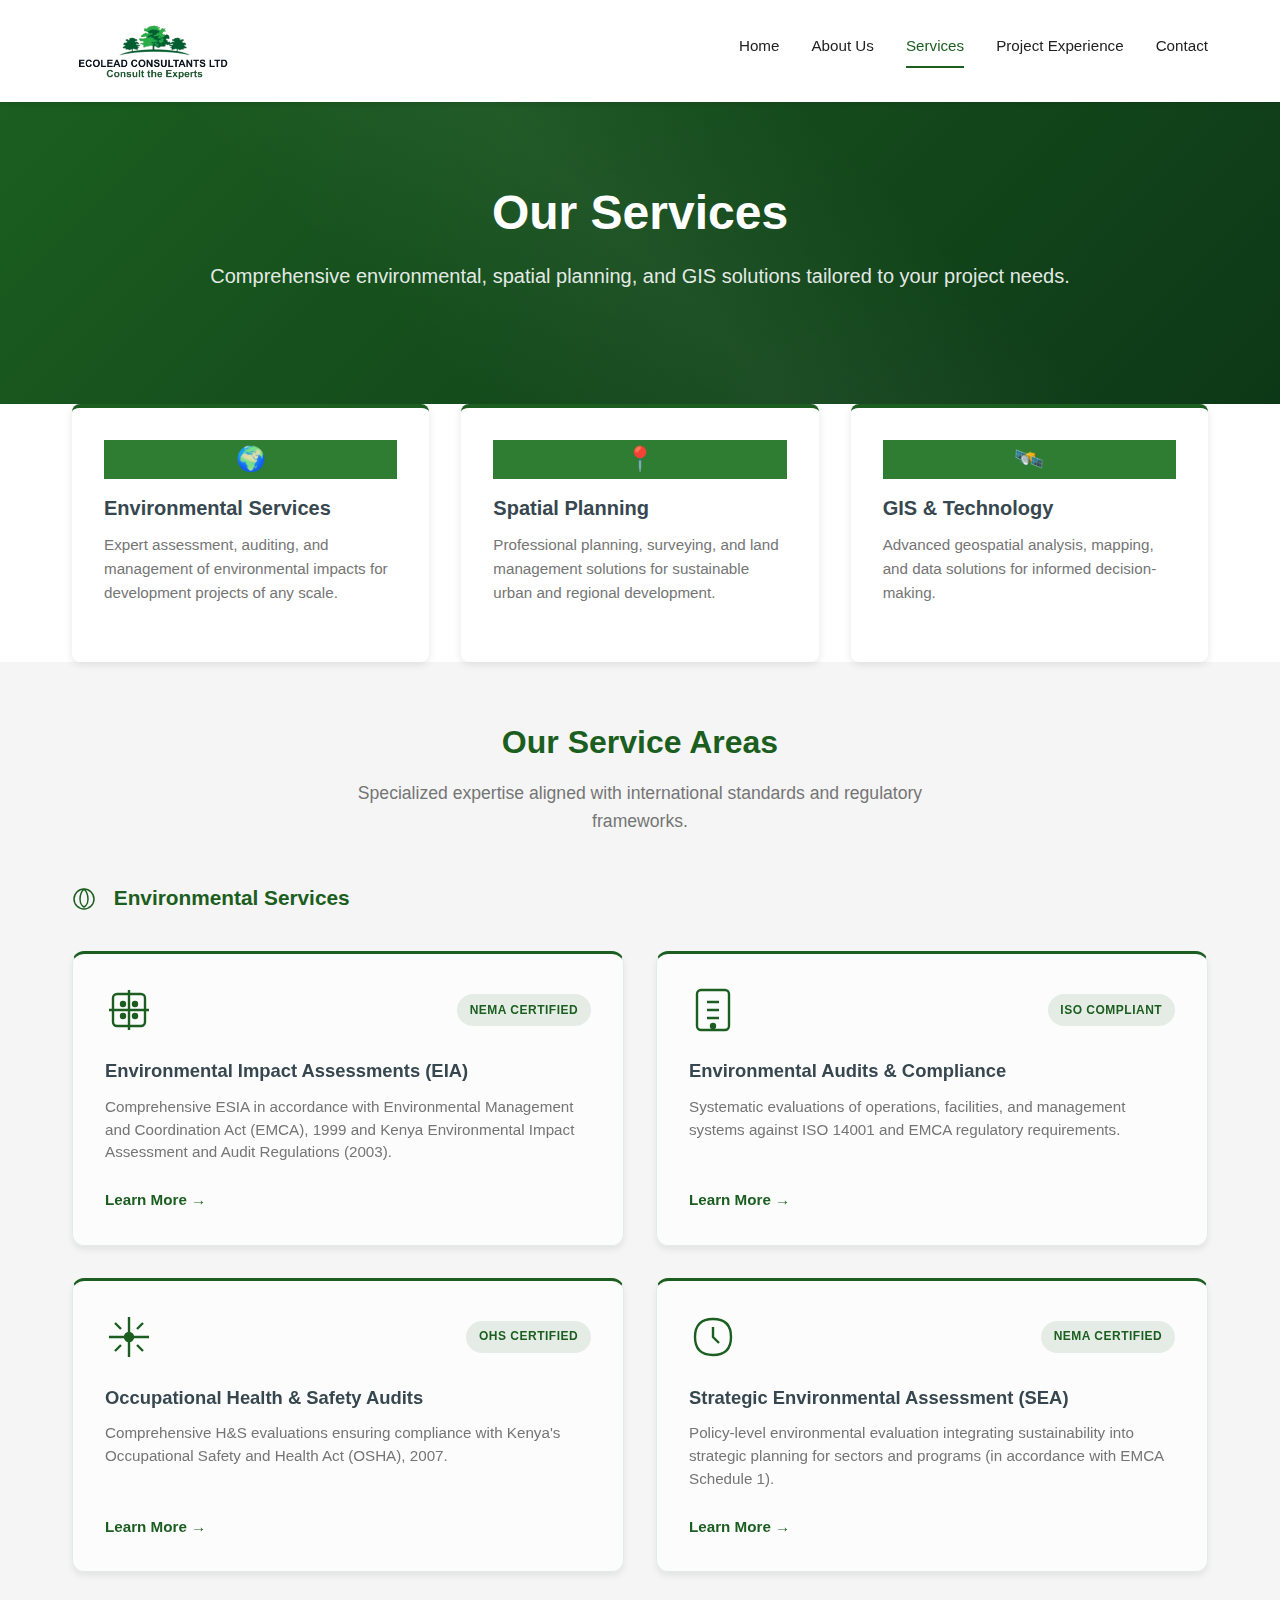
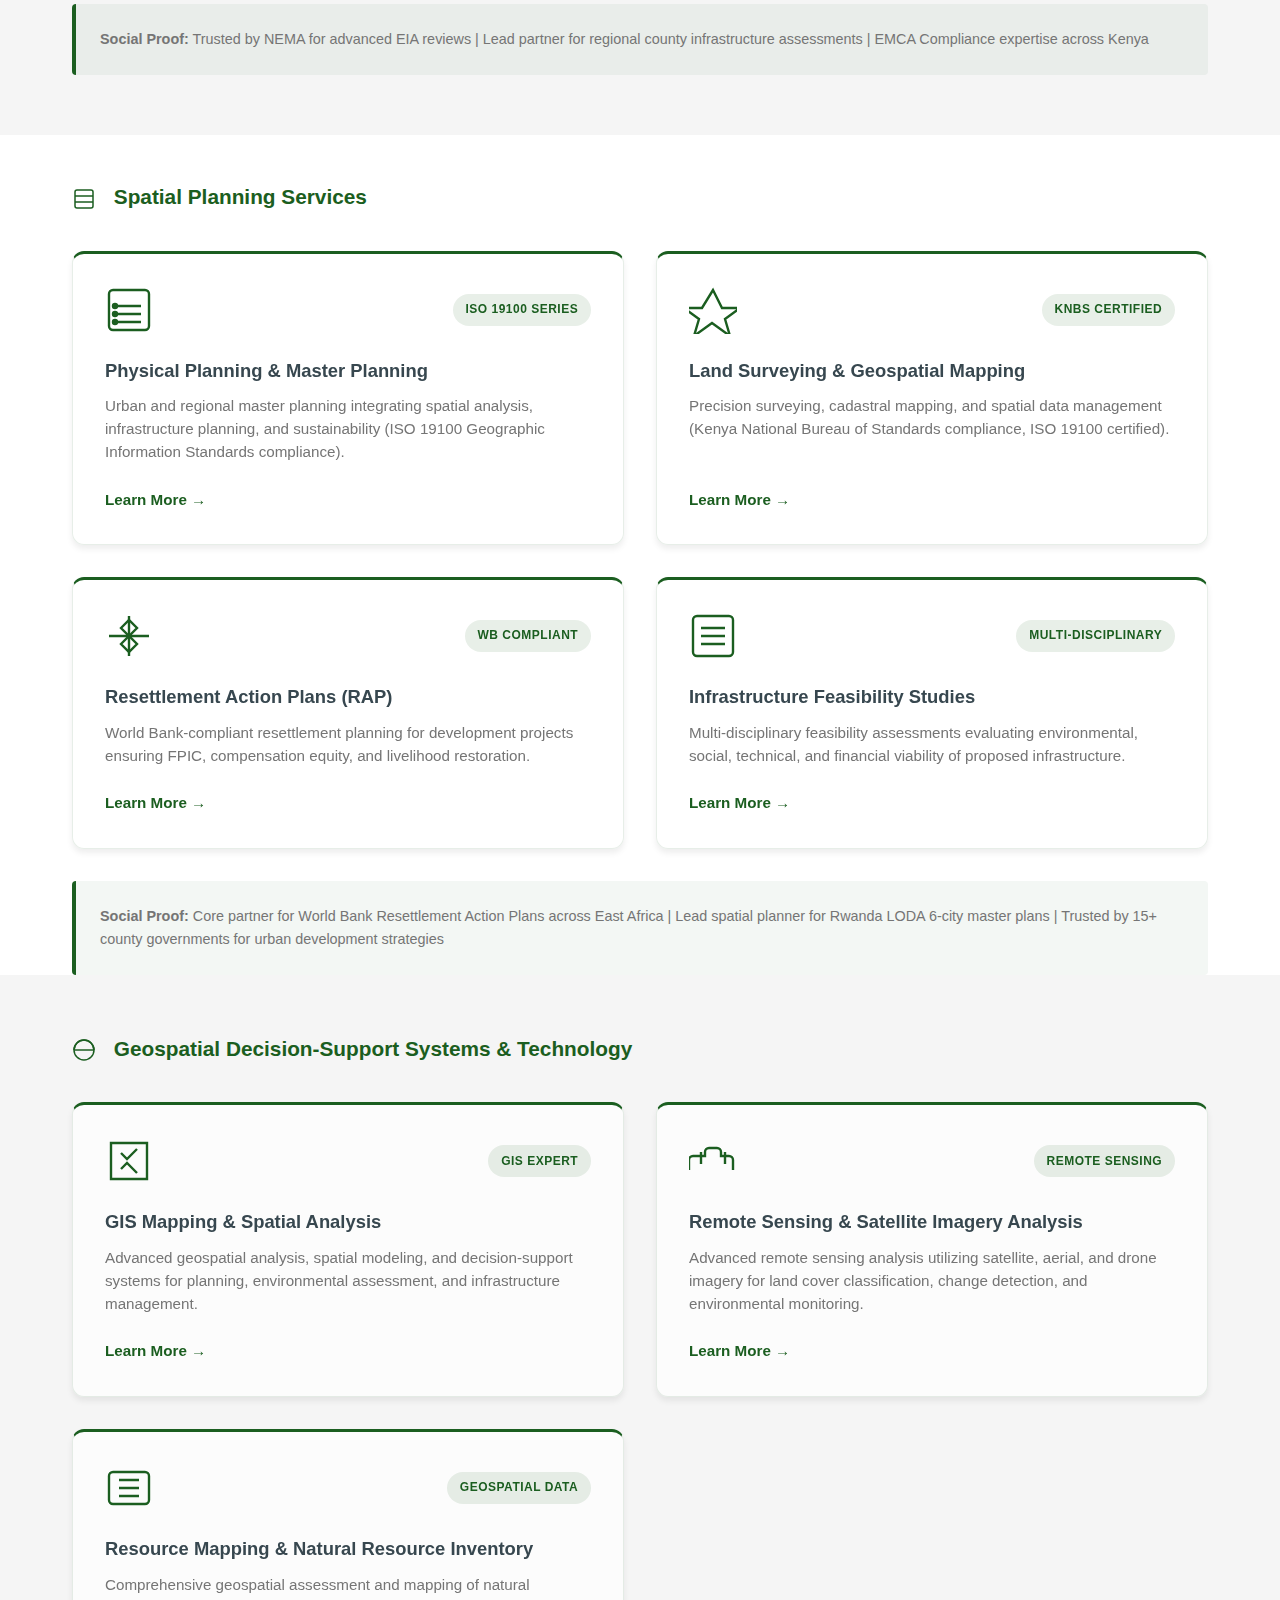
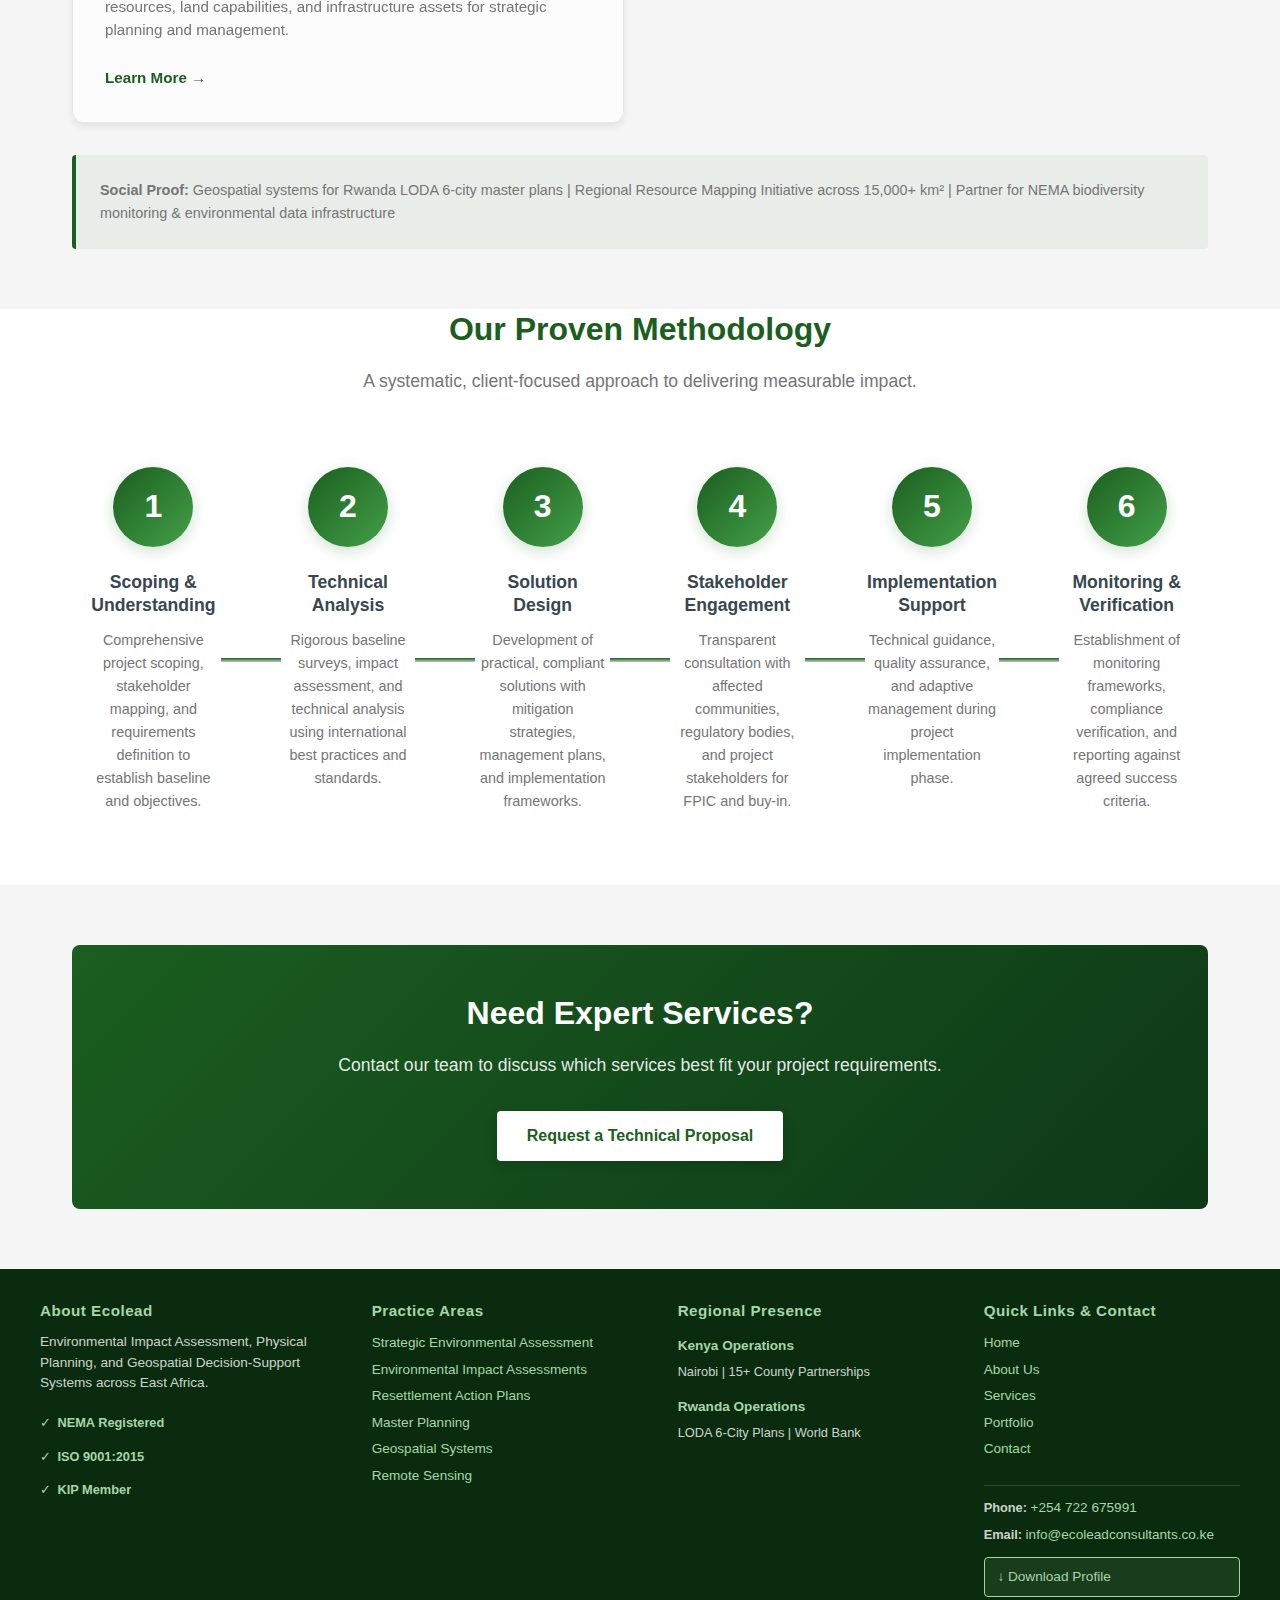
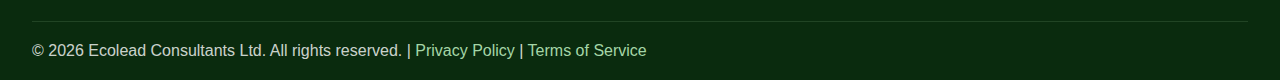
<file: services.html>
<!DOCTYPE html>
<html lang="en">
<head>
  <meta charset="UTF-8">
  <meta name="viewport" content="width=device-width, initial-scale=1.0">
  <meta name="description" content="Services - Ecolead Consultants provides EIA, Physical Planning, and GIS Solutions.">
  <title>Services - Ecolead Consultants Ltd</title>
  <link rel="stylesheet" href="assets/css/style.css">
</head>
<body>
  <!-- HEADER & NAVIGATION -->
  <header>
    <div class="header-container">
      <div class="logo">
        <img src="assets/images/ecloleadlogo.png" alt="Ecolead Consultants Logo" class="logo-image">
      </div>
      <button class="mobile-menu-toggle" id="menuToggle">☰</button>
      <nav id="navMenu">
        <a href="index.html">Home</a>
        <a href="about.html">About Us</a>
        <a href="services.html" class="active">Services</a>
        <a href="portfolio.html">Project Experience</a>
        <a href="contact.html">Contact</a>
      </nav>
    </div>
  </header>

  <!-- PAGE HERO -->
  <section class="hero">
    <div class="hero-content">
      <h1>Our Services</h1>
      <p class="hero-subtitle">Comprehensive environmental, spatial planning, and GIS solutions tailored to your project needs.</p>
    </div>
  </section>

  <!-- SERVICES OVERVIEW -->
  <section class="container">
    <div class="grid">
      <div class="card">
        <div class="card-icon" style="background-color: #2e7d32;">🌍</div>
        <h3 class="card-title">Environmental Services</h3>
        <p class="card-text">Expert assessment, auditing, and management of environmental impacts for development projects of any scale.</p>
      </div>

      <div class="card">
        <div class="card-icon" style="background-color: #2e7d32;">📍</div>
        <h3 class="card-title">Spatial Planning</h3>
        <p class="card-text">Professional planning, surveying, and land management solutions for sustainable urban and regional development.</p>
      </div>

      <div class="card">
        <div class="card-icon" style="background-color: #2e7d32;">🛰️</div>
        <h3 class="card-title">GIS & Technology</h3>
        <p class="card-text">Advanced geospatial analysis, mapping, and data solutions for informed decision-making.</p>
      </div>
    </div>
  </section>

  <!-- SERVICES BY BUCKET - BENTO BOX GRID WITH PROFESSIONAL CONTENT -->
  <section class="alt-bg">
    <div class="container">
      <div class="section-title">
        <h2>Our Service Areas</h2>
        <p class="section-subtitle">Specialized expertise aligned with international standards and regulatory frameworks.</p>
      </div>

      <!-- ENVIRONMENTAL SERVICES BUCKET -->
      <h3 style="margin-top: 3rem; margin-bottom: 2.5rem; text-align: left; color: var(--forest-green); font-size: 1.3rem; font-weight: 600;">
        <svg width="24" height="24" viewBox="0 0 24 24" style="display: inline-block; margin-right: 0.75rem; vertical-align: middle;" fill="none" stroke="currentColor" stroke-width="1.5">
          <circle cx="12" cy="12" r="10"></circle>
          <path d="M12 2c0 0-4 4-4 10s4 8 4 8s4-2 4-8-4-10-4-10"></path>
        </svg>
        Environmental Services
      </h3>

      <div class="service-grid bento-grid">
        <div class="service-card bento-card-2">
          <div class="service-card-header">
            <svg class="service-icon-svg" viewBox="0 0 24 24" fill="none" stroke="currentColor" stroke-width="1.5">
              <path d="M12 2v20"></path>
              <path d="M2 12h20"></path>
              <rect x="4" y="4" width="16" height="16" rx="2"></rect>
              <circle cx="9" cy="9" r="1" fill="currentColor"></circle>
              <circle cx="15" cy="9" r="1" fill="currentColor"></circle>
              <circle cx="9" cy="15" r="1" fill="currentColor"></circle>
              <circle cx="15" cy="15" r="1" fill="currentColor"></circle>
            </svg>
            <span class="compliance-badge">NEMA Certified</span>
          </div>
          <h4>Environmental Impact Assessments (EIA)</h4>
          <p>Comprehensive ESIA in accordance with Environmental Management and Coordination Act (EMCA), 1999 and Kenya Environmental Impact Assessment and Audit Regulations (2003).</p>
          <a href="#" class="service-learn-more" data-service="eia">Learn More →</a>
          <div class="service-expanded" style="display: none;">
            <ul class="service-details">
              <li>Baseline environmental surveys & socioeconomic data</li>
              <li>Impact identification, prediction & significance assessment</li>
              <li>Cumulative & transboundary impact analysis</li>
              <li>Environmental Management Plan (EMP) development</li>
              <li>Stakeholder consultation & FPIC engagement</li>
              <li>NEMA licensing support & post-project monitoring</li>
            </ul>
            <div class="regulatory-ref" style="margin-top: 1.5rem; padding-top: 1.5rem; border-top: 1px solid var(--border-grey); font-size: 0.85rem; color: var(--text-light);">
              <strong>Regulatory Framework:</strong> EMCA (1999), Environmental Impact Assessment Regulations (2003), WB Environmental and Social Framework (ESF)
            </div>
          </div>
        </div>

        <div class="service-card bento-card-1">
          <div class="service-card-header">
            <svg class="service-icon-svg" viewBox="0 0 24 24" fill="none" stroke="currentColor" stroke-width="1.5">
              <path d="M9 12h6M9 16h6M9 8h6"></path>
              <rect x="4" y="2" width="16" height="20" rx="2"></rect>
              <circle cx="12" cy="20" r="1" fill="currentColor"></circle>
            </svg>
            <span class="compliance-badge">ISO Compliant</span>
          </div>
          <h4>Environmental Audits & Compliance</h4>
          <p>Systematic evaluations of operations, facilities, and management systems against ISO 14001 and EMCA regulatory requirements.</p>
          <a href="#" class="service-learn-more" data-service="audit">Learn More →</a>
          <div class="service-expanded" style="display: none;">
            <ul class="service-details">
              <li>ISO 14001 Environmental Management System audits</li>
              <li>Facility compliance assessments & gap analysis</li>
              <li>Waste management system reviews</li>
              <li>Water quality, effluent & air quality monitoring</li>
              <li>NEMA regulatory compliance verification</li>
              <li>Corrective action plans & implementation support</li>
            </ul>
            <div class="regulatory-ref" style="margin-top: 1.5rem; padding-top: 1.5rem; border-top: 1px solid var(--border-grey); font-size: 0.85rem; color: var(--text-light);">
              <strong>Standards:</strong> ISO 14001:2015 EMS, EMCA (1999), WHO Guidelines, Kenya Bureau of Standards (KEBS)
            </div>
          </div>
        </div>

        <div class="service-card bento-card-2">
          <div class="service-card-header">
            <svg class="service-icon-svg" viewBox="0 0 24 24" fill="none" stroke="currentColor" stroke-width="1.5">
              <path d="M12 2v20M2 12h20"></path>
              <circle cx="12" cy="12" r="2" fill="currentColor"></circle>
              <path d="M8 8l-3-3M16 8l3-3M8 16l-3 3M16 16l3 3"></path>
            </svg>
            <span class="compliance-badge">OHS Certified</span>
          </div>
          <h4>Occupational Health & Safety Audits</h4>
          <p>Comprehensive H&S evaluations ensuring compliance with Kenya's Occupational Safety and Health Act (OSHA), 2007.</p>
          <a href="#" class="service-learn-more" data-service="ohs">Learn More →</a>
          <div class="service-expanded" style="display: none;">
            <ul class="service-details">
              <li>Workplace hazard identification & risk assessment</li>
              <li>Occupational health monitoring & medical surveillance</li>
              <li>Safety system, procedures & emergency preparedness</li>
              <li>Community health impact assessments</li>
              <li>H&S Management Plan development</li>
              <li>Worker training & capacity building support</li>
            </ul>
            <div class="regulatory-ref" style="margin-top: 1.5rem; padding-top: 1.5rem; border-top: 1px solid var(--border-grey); font-size: 0.85rem; color: var(--text-light);">
              <strong>Legal Basis:</strong> Occupational Safety & Health Act (2007), Workers' Compensation Act (2007), ILO Conventions 155 & 187
            </div>
          </div>
        </div>

        <div class="service-card bento-card-1">
          <div class="service-card-header">
            <svg class="service-icon-svg" viewBox="0 0 24 24" fill="none" stroke="currentColor" stroke-width="1.5">
              <path d="M3 12c0-6 3-9 9-9s9 3 9 9-3 9-9 9-9-3-9-9z"></path>
              <path d="M12 7v5l3 3"></path>
            </svg>
            <span class="compliance-badge">NEMA Certified</span>
          </div>
          <h4>Strategic Environmental Assessment (SEA)</h4>
          <p>Policy-level environmental evaluation integrating sustainability into strategic planning for sectors and programs (in accordance with EMCA Schedule 1).</p>
          <a href="#" class="service-learn-more" data-service="sea">Learn More →</a>
          <div class="service-expanded" style="display: none;">
            <ul class="service-details">
              <li>Policy, plan & program environmental implications analysis</li>
              <li>Regional environmental capacity & carrying capacity assessment</li>
              <li>Scenario evaluation & strategic alternatives</li>
              <li>Cumulative impact projection & forecasting</li>
              <li>Strategic recommendations & institutional frameworks</li>
              <li>Monitoring protocols & adaptive management systems</li>
            </ul>
            <div class="regulatory-ref" style="margin-top: 1.5rem; padding-top: 1.5rem; border-top: 1px solid var(--border-grey); font-size: 0.85rem; color: var(--text-light);">
              <strong>Regulatory Base:</strong> EMCA Schedule 1 (Activities Requiring Environmental Audit), WB ESF, National Environment Policy
            </div>
          </div>
        </div>
      </div>

      <div style="margin-top: 2rem; padding: 1.5rem; background: rgba(27, 94, 32, 0.05); border-left: 4px solid var(--forest-green); border-radius: 4px;">
        <p style="margin: 0; color: var(--text-light); font-size: 0.9rem;"><strong>Social Proof:</strong> Trusted by NEMA for advanced EIA reviews | Lead partner for regional county infrastructure assessments | EMCA Compliance expertise across Kenya</p>
      </div>
    </div>
  </section>

  <!-- SPATIAL PLANNING SERVICES BUCKET -->
  <section class="container">
    <h3 style="margin-top: 3rem; margin-bottom: 2.5rem; text-align: left; color: var(--forest-green); font-size: 1.3rem; font-weight: 600;">
      <svg width="24" height="24" viewBox="0 0 24 24" style="display: inline-block; margin-right: 0.75rem; vertical-align: middle;" fill="none" stroke="currentColor" stroke-width="1.5">
        <rect x="3" y="3" width="18" height="18" rx="2"></rect>
        <path d="M9 9h6M9 15h6M3 9h18M3 15h18"></path>
      </svg>
      Spatial Planning Services
    </h3>
    <div class="service-grid bento-grid">
      <div class="service-card bento-card-2">
        <div class="service-card-header">
          <svg class="service-icon-svg" viewBox="0 0 24 24" fill="none" stroke="currentColor" stroke-width="1.5">
            <rect x="2" y="2" width="20" height="20" rx="2"></rect>
            <path d="M6 10h12M6 14h12M6 18h12"></path>
            <circle cx="5" cy="10" r="1" fill="currentColor"></circle>
            <circle cx="5" cy="14" r="1" fill="currentColor"></circle>
            <circle cx="5" cy="18" r="1" fill="currentColor"></circle>
          </svg>
          <span class="compliance-badge">ISO 19100 Series</span>
        </div>
        <h4>Physical Planning & Master Planning</h4>
        <p>Urban and regional master planning integrating spatial analysis, infrastructure planning, and sustainability (ISO 19100 Geographic Information Standards compliance).</p>
        <a href="#" class="service-learn-more" data-service="master-plan">Learn More →</a>
        <div class="service-expanded" style="display: none;">
          <ul class="service-details">
            <li>Urban and regional master plan development</li>
            <li>Strategic spatial planning & visioning</li>
            <li>Land use zoning and density frameworks</li>
            <li>Infrastructure network planning & feasibility</li>
            <li>Mixed-use development & smart growth concepts</li>
            <li>Walkability, accessibility & sustainability integration</li>
          </ul>
          <div class="regulatory-ref" style="margin-top: 1.5rem; padding-top: 1.5rem; border-top: 1px solid var(--border-grey); font-size: 0.85rem; color: var(--text-light);">
            <strong>Standards:</strong> ISO 19100 Geographic Information Series, Physical Planning Act (Cap 286), County Spatial Plans Act
          </div>
        </div>
      </div>

      <div class="service-card bento-card-1">
        <div class="service-card-header">
          <svg class="service-icon-svg" viewBox="0 0 24 24" fill="none" stroke="currentColor" stroke-width="1.5">
            <path d="M12 2l4.5 9h9l-7.5 5.5 2.5 8.5-9-6.5-9 6.5 2.5-8.5-7.5-5.5h9z"></path>
          </svg>
          <span class="compliance-badge">KNBS Certified</span>
        </div>
        <h4>Land Surveying & Geospatial Mapping</h4>
        <p>Precision surveying, cadastral mapping, and spatial data management (Kenya National Bureau of Standards compliance, ISO 19100 certified).</p>
        <a href="#" class="service-learn-more" data-service="surveying">Learn More →</a>
        <div class="service-expanded" style="display: none;">
          <ul class="service-details">
            <li>Topographic surveys & detailed mapping</li>
            <li>Boundary demarcation & land parcellation</li>
            <li>Property verification & title validation</li>
            <li>Cadastral mapping & spatial records</li>
            <li>As-built surveys for infrastructure</li>
            <li>GIS integration & spatial database development</li>
          </ul>
          <div class="regulatory-ref" style="margin-top: 1.5rem; padding-top: 1.5rem; border-top: 1px solid var(--border-grey); font-size: 0.85rem; color: var(--text-light);">
            <strong>Legal Authority:</strong> Survey Act (Cap 280), Land Registration Act (2012), ISO 19100 Geospatial Standards
          </div>
        </div>
      </div>

      <div class="service-card bento-card-2">
        <div class="service-card-header">
          <svg class="service-icon-svg" viewBox="0 0 24 24" fill="none" stroke="currentColor" stroke-width="1.5">
            <path d="M12 2v20M2 12h20"></path>
            <path d="M8 8l4-4l4 4l-4 4l-4-4z"></path>
            <path d="M8 16l4-4l4 4l-4 4l-4-4z"></path>
          </svg>
          <span class="compliance-badge">WB Compliant</span>
        </div>
        <h4>Resettlement Action Plans (RAP)</h4>
        <p>World Bank-compliant resettlement planning for development projects ensuring FPIC, compensation equity, and livelihood restoration.</p>
        <a href="#" class="service-learn-more" data-service="rap">Learn More →</a>
        <div class="service-expanded" style="display: none;">
          <ul class="service-details">
            <li>Affected population census & socioeconomic baseline</li>
            <li>Asset inventory & valuation methodologies</li>
            <li>Livelihood & vulnerability assessment</li>
            <li>Compensation framework development</li>
            <li>Resettlement site planning & community engagement</li>
            <li>Implementation support & monitoring systems</li>
          </ul>
          <div class="regulatory-ref" style="margin-top: 1.5rem; padding-top: 1.5rem; border-top: 1px solid var(--border-grey); font-size: 0.85rem; color: var(--text-light);">
            <strong>Framework:</strong> World Bank ESF Standard 5 (Land Acquisition & Resettlement), IFC Performance Standard 5, EMCA 1999
          </div>
        </div>
      </div>

      <div class="service-card bento-card-1">
        <div class="service-card-header">
          <svg class="service-icon-svg" viewBox="0 0 24 24" fill="none" stroke="currentColor" stroke-width="1.5">
            <rect x="2" y="2" width="20" height="20" rx="2"></rect>
            <path d="M6 8h12M6 12h12M6 16h12"></path>
          </svg>
          <span class="compliance-badge">Multi-Disciplinary</span>
        </div>
        <h4>Infrastructure Feasibility Studies</h4>
        <p>Multi-disciplinary feasibility assessments evaluating environmental, social, technical, and financial viability of proposed infrastructure.</p>
        <a href="#" class="service-learn-more" data-service="feasibility">Learn More →</a>
        <div class="service-expanded" style="display: none;">
          <ul class="service-details">
            <li>Site selection & suitability analysis</li>
            <li>Environmental & social feasibility assessment</li>
            <li>Technical design feasibility & engineering evaluation</li>
            <li>Economic & financial analysis</li>
            <li>Risk identification & mitigation strategies</li>
            <li>Implementation roadmap & phasing strategy</li>
          </ul>
          <div class="regulatory-ref" style="margin-top: 1.5rem; padding-top: 1.5rem; border-top: 1px solid var(--border-grey); font-size: 0.85rem; color: var(--text-light);">
            <strong>Scope:</strong> EMCA EIA Regulations, WB ESF ESS 1-10, Kenya Bureau of Standards (KEBS), sector-specific guidelines
          </div>
        </div>
      </div>
    </div>

    <div style="margin-top: 2rem; padding: 1.5rem; background: rgba(27, 94, 32, 0.05); border-left: 4px solid var(--forest-green); border-radius: 4px;">
      <p style="margin: 0; color: var(--text-light); font-size: 0.9rem;"><strong>Social Proof:</strong> Core partner for World Bank Resettlement Action Plans across East Africa | Lead spatial planner for Rwanda LODA 6-city master plans | Trusted by 15+ county governments for urban development strategies</p>
    </div>
  </section>

  <!-- GIS & TECHNOLOGY SERVICES BUCKET -->
  <section class="alt-bg">
    <div class="container">
      <h3 style="margin-top: 0; margin-bottom: 2.5rem; text-align: left; color: var(--forest-green); font-size: 1.3rem; font-weight: 600;">
        <svg width="24" height="24" viewBox="0 0 24 24" style="display: inline-block; margin-right: 0.75rem; vertical-align: middle;" fill="none" stroke="currentColor" stroke-width="1.5">
          <circle cx="12" cy="12" r="10"></circle>
          <path d="M12 2a10 10 0 0 1 10 10"></path>
          <path d="M12 2a10 10 0 0 0-10 10"></path>
          <path d="M2 12h20"></path>
        </svg>
        Geospatial Decision-Support Systems & Technology
      </h3>
      <div class="service-grid bento-grid">
        <div class="service-card bento-card-2">
          <div class="service-card-header">
            <svg class="service-icon-svg" viewBox="0 0 24 24" fill="none" stroke="currentColor" stroke-width="1.5">
              <path d="M3 3h18v18H3z"></path>
              <path d="M8 8l3 3l5-5M8 16l3-3l5 5"></path>
            </svg>
            <span class="compliance-badge">GIS Expert</span>
          </div>
          <h4>GIS Mapping & Spatial Analysis</h4>
          <p>Advanced geospatial analysis, spatial modeling, and decision-support systems for planning, environmental assessment, and infrastructure management.</p>
          <a href="#" class="service-learn-more" data-service="gis">Learn More →</a>
          <div class="service-expanded" style="display: none;">
            <ul class="service-details">
              <li>GIS database design & spatial data infrastructure</li>
              <li>Spatial analysis & geostatistical modeling</li>
              <li>Thematic mapping & cartographic visualization</li>
              <li>Multi-criteria & multi-objective spatial analysis</li>
              <li>Network analysis, routing & optimization</li>
              <li>Interactive web-based GIS platforms & dashboards</li>
            </ul>
            <div class="regulatory-ref" style="margin-top: 1.5rem; padding-top: 1.5rem; border-top: 1px solid var(--border-grey); font-size: 0.85rem; color: var(--text-light);">
              <strong>Standards:</strong> ISO 19100 Geographic Information Series, OGC Web Services (WMS, WFS, WCS), Open Geospatial Consortium standards
            </div>
          </div>
        </div>

        <div class="service-card bento-card-1">
          <div class="service-card-header">
            <svg class="service-icon-svg" viewBox="0 0 24 24" fill="none" stroke="currentColor" stroke-width="1.5">
              <path d="M22 16.5v-5a2 2 0 0 0-2-2h-4V7.5a2 2 0 0 0-2-2h-4a2 2 0 0 0-2 2v2H2a2 2 0 0 0-2 2v5"></path>
              <path d="M6 7.5v6M18 7.5v6"></path>
            </svg>
            <span class="compliance-badge">Remote Sensing</span>
          </div>
          <h4>Remote Sensing & Satellite Imagery Analysis</h4>
          <p>Advanced remote sensing analysis utilizing satellite, aerial, and drone imagery for land cover classification, change detection, and environmental monitoring.</p>
          <a href="#" class="service-learn-more" data-service="remote-sensing">Learn More →</a>
          <div class="service-expanded" style="display: none;">
            <ul class="service-details">
              <li>Satellite image acquisition & preprocessing (Sentinel, Landsat, MODIS, SAR)</li>
              <li>Land use and land cover (LULC) classification & mapping</li>
              <li>Change detection & temporal analysis (deforestation, urbanization)</li>
              <li>Vegetation indices (NDVI, EVI) & health monitoring</li>
              <li>Water resource assessment & hydrological mapping</li>
              <li>Urban expansion tracking & development monitoring</li>
            </ul>
            <div class="regulatory-ref" style="margin-top: 1.5rem; padding-top: 1.5rem; border-top: 1px solid var(--border-grey); font-size: 0.85rem; color: var(--text-light);">
              <strong>Data Sources:</strong> Copernicus Sentinel, USGS Landsat, ESA, Google Earth, High-resolution Commercial Providers
            </div>
          </div>
        </div>

        <div class="service-card bento-card-2">
          <div class="service-card-header">
            <svg class="service-icon-svg" viewBox="0 0 24 24" fill="none" stroke="currentColor" stroke-width="1.5">
              <rect x="2" y="4" width="20" height="16" rx="2"></rect>
              <path d="M7 12h10M7 8h10M7 16h10"></path>
            </svg>
            <span class="compliance-badge">Geospatial Data</span>
          </div>
          <h4>Resource Mapping & Natural Resource Inventory</h4>
          <p>Comprehensive geospatial assessment and mapping of natural resources, land capabilities, and infrastructure assets for strategic planning and management.</p>
          <a href="#" class="service-learn-more" data-service="resource-mapping">Learn More →</a>
          <div class="service-expanded" style="display: none;">
            <ul class="service-details">
              <li>Natural resource mapping (forests, water, minerals, biodiversity)</li>
              <li>Agricultural land capability & soil suitability assessment</li>
              <li>Infrastructure asset inventory & mapping</li>
              <li>Utility network mapping & management systems</li>
              <li>Environmental features & constraint mapping</li>
              <li>Spatial database maintenance & continuous monitoring</li>
            </ul>
            <div class="regulatory-ref" style="margin-top: 1.5rem; padding-top: 1.5rem; border-top: 1px solid var(--border-grey); font-size: 0.85rem; color: var(--text-light);">
              <strong>Applications:</strong> NEMA Environmental Data, Land Degradation Assessment, Biodiversity Monitoring, Infrastructure Planning
            </div>
          </div>
        </div>
      </div>

      <div style="margin-top: 2rem; padding: 1.5rem; background: rgba(27, 94, 32, 0.05); border-left: 4px solid var(--forest-green); border-radius: 4px;">
        <p style="margin: 0; color: var(--text-light); font-size: 0.9rem;"><strong>Social Proof:</strong> Geospatial systems for Rwanda LODA 6-city master plans | Regional Resource Mapping Initiative across 15,000+ km² | Partner for NEMA biodiversity monitoring & environmental data infrastructure</p>
      </div>
    </div>
  </section>

  <!-- SERVICE APPROACH - PROCESS VISUALIZATION -->
  <section class="container">
    <div class="section-title">
      <h2>Our Proven Methodology</h2>
      <p class="section-subtitle">A systematic, client-focused approach to delivering measurable impact.</p>
    </div>

    <div class="process-diagram">
      <div class="process-step">
        <div class="step-circle">
          <span class="step-number">1</span>
        </div>
        <h4>Scoping & Understanding</h4>
        <p>Comprehensive project scoping, stakeholder mapping, and requirements definition to establish baseline and objectives.</p>
      </div>

      <div class="process-connector"></div>

      <div class="process-step">
        <div class="step-circle">
          <span class="step-number">2</span>
        </div>
        <h4>Technical Analysis</h4>
        <p>Rigorous baseline surveys, impact assessment, and technical analysis using international best practices and standards.</p>
      </div>

      <div class="process-connector"></div>

      <div class="process-step">
        <div class="step-circle">
          <span class="step-number">3</span>
        </div>
        <h4>Solution Design</h4>
        <p>Development of practical, compliant solutions with mitigation strategies, management plans, and implementation frameworks.</p>
      </div>

      <div class="process-connector"></div>

      <div class="process-step">
        <div class="step-circle">
          <span class="step-number">4</span>
        </div>
        <h4>Stakeholder Engagement</h4>
        <p>Transparent consultation with affected communities, regulatory bodies, and project stakeholders for FPIC and buy-in.</p>
      </div>

      <div class="process-connector"></div>

      <div class="process-step">
        <div class="step-circle">
          <span class="step-number">5</span>
        </div>
        <h4>Implementation Support</h4>
        <p>Technical guidance, quality assurance, and adaptive management during project implementation phase.</p>
      </div>

      <div class="process-connector"></div>

      <div class="process-step">
        <div class="step-circle">
          <span class="step-number">6</span>
        </div>
        <h4>Monitoring & Verification</h4>
        <p>Establishment of monitoring frameworks, compliance verification, and reporting against agreed success criteria.</p>
      </div>
    </div>
  </section>

  <!-- CTA SECTION -->
  <section class="alt-bg">
    <div class="container">
      <div style="text-align: center; background: linear-gradient(135deg, var(--forest-green) 0%, var(--forest-green-dark) 100%); color: white; padding: 3rem; border-radius: 8px;">
        <h2 style="color: white; margin-bottom: 1rem;">Need Expert Services?</h2>
        <p style="color: rgba(255, 255, 255, 0.9); font-size: 1.1rem; margin-bottom: 2rem;">Contact our team to discuss which services best fit your project requirements.</p>
        <a href="contact.html" class="btn btn-light">Request a Technical Proposal</a>
      </div>
    </div>
  </section>

  <!-- FOOTER -->
  <footer>
    <div class="footer-content">
      <div class="footer-section">
        <h4>About Ecolead</h4>
        <p style="color: rgba(255, 255, 255, 0.8); font-size: 0.85rem;">Environmental Impact Assessment, Physical Planning, and Geospatial Decision-Support Systems across East Africa.</p>
        <div class="footer-credentials" style="margin-top: 0.75rem; font-size: 0.8rem;">
          <div style="margin-bottom: 0.4rem; display: flex; align-items: center; gap: 0.4rem;">
            <span style="color: #a5d6a7;">✓</span>
            <strong>NEMA Registered</strong>
          </div>
          <div style="margin-bottom: 0.4rem; display: flex; align-items: center; gap: 0.4rem;">
            <span style="color: #a5d6a7;">✓</span>
            <strong>ISO 9001:2015</strong>
          </div>
          <div style="display: flex; align-items: center; gap: 0.4rem;">
            <span style="color: #a5d6a7;">✓</span>
            <strong>KIP Member</strong>
          </div>
        </div>
      </div>

      <div class="footer-section">
        <h4>Practice Areas</h4>
        <ul style="list-style: none; padding: 0; margin: 0;">
          <li style="margin-bottom: 0.3rem;"><a href="services.html">Strategic Environmental Assessment</a></li>
          <li style="margin-bottom: 0.3rem;"><a href="services.html">Environmental Impact Assessments</a></li>
          <li style="margin-bottom: 0.3rem;"><a href="services.html">Resettlement Action Plans</a></li>
          <li style="margin-bottom: 0.3rem;"><a href="services.html">Master Planning</a></li>
          <li style="margin-bottom: 0.3rem;"><a href="services.html">Geospatial Systems</a></li>
          <li><a href="services.html">Remote Sensing</a></li>
        </ul>
      </div>

      <div class="footer-section">
        <h4>Regional Presence</h4>
        <div style="margin-bottom: 0.75rem;">
          <strong style="color: #a5d6a7; font-size: 0.85rem;">Kenya Operations</strong>
          <p style="color: rgba(255, 255, 255, 0.8); font-size: 0.8rem; margin: 0.25rem 0 0 0;">Nairobi | 15+ County Partnerships</p>
        </div>
        <div>
          <strong style="color: #a5d6a7; font-size: 0.85rem;">Rwanda Operations</strong>
          <p style="color: rgba(255, 255, 255, 0.8); font-size: 0.8rem; margin: 0.25rem 0 0 0;">LODA 6-City Plans | World Bank</p>
        </div>
      </div>

      <div class="footer-section">
        <h4>Quick Links & Contact</h4>
        <ul style="list-style: none; padding: 0; margin: 0; margin-bottom: 0.75rem;">
          <li style="margin-bottom: 0.3rem;"><a href="index.html">Home</a></li>
          <li style="margin-bottom: 0.3rem;"><a href="about.html">About Us</a></li>
          <li style="margin-bottom: 0.3rem;"><a href="services.html">Services</a></li>
          <li style="margin-bottom: 0.3rem;"><a href="portfolio.html">Portfolio</a></li>
          <li style="margin-bottom: 0.3rem;"><a href="contact.html">Contact</a></li>
        </ul>
        <div style="border-top: 1px solid rgba(165, 214, 167, 0.2); padding-top: 0.75rem; margin-top: 0.5rem;">
          <p style="color: rgba(255, 255, 255, 0.8); font-size: 0.8rem; margin: 0 0 0.4rem 0;"><strong>Phone:</strong> <a href="tel:+254722675991">+254 722 675991</a></p>
          <p style="color: rgba(255, 255, 255, 0.8); font-size: 0.8rem; margin: 0;">
            <strong>Email:</strong> <a href="mailto:info@ecoleadconsultants.co.ke">info@ecoleadconsultants.co.ke</a>
          </p>
        </div>
        <a href="assets/documents/Ecolead-Company-Profile.pdf" download class="footer-download-btn">↓ Download Profile</a>
      </div>
    </div>
    <div class="footer-bottom">
      <p>&copy; 2026 Ecolead Consultants Ltd. All rights reserved. | <a href="#">Privacy Policy</a> | <a href="#">Terms of Service</a></p>
      <a href="#" class="back-to-top">↑</a>
    </div>
  </footer>

  <script src="assets/js/main.js"></script>
</body>
</html>
</file>
<file: assets/css/style.css>
/* ====================================
   ECOLEAD CONSULTANTS - MAIN STYLESHEET
   ==================================== */

/* Color Palette */
:root {
  --forest-green: #1b5e20;
  --forest-green-light: #2e7d32;
  --forest-green-dark: #0d3817;
  --slate-grey: #37474f;
  --slate-grey-light: #546e7a;
  --stark-white: #ffffff;
  --light-bg: #f5f5f5;
  --text-dark: #212121;
  --text-light: #757575;
  --accent-green: #43a047;
  --border-grey: #e0e0e0;
}

/* ====================================
   RESET & BASE STYLES
   ==================================== */

* {
  margin: 0;
  padding: 0;
  box-sizing: border-box;
}

html {
  scroll-behavior: smooth;
}

body {
  font-family: 'Segoe UI', Tahoma, Geneva, Verdana, sans-serif;
  line-height: 1.6;
  color: var(--text-dark);
  background-color: var(--stark-white);
  font-size: 16px;
}

/* ====================================
   TYPOGRAPHY
   ==================================== */

h1, h2, h3, h4, h5, h6 {
  font-weight: 600;
  line-height: 1.3;
  margin-bottom: 1rem;
  color: var(--text-dark);
}

h1 {
  font-size: 2.5rem;
  color: var(--forest-green);
}

h2 {
  font-size: 2rem;
  color: var(--forest-green);
}

h3 {
  font-size: 1.5rem;
  color: var(--slate-grey);
}

p {
  margin-bottom: 1.5rem;
  color: var(--text-light);
  font-size: 1rem;
}

a {
  color: var(--forest-green);
  text-decoration: none;
  transition: color 0.3s ease;
}

a:hover {
  color: var(--accent-green);
}

/* ====================================
   BUTTONS
   ==================================== */

.btn {
  display: inline-block;
  padding: 12px 30px;
  border: none;
  border-radius: 4px;
  font-size: 1rem;
  font-weight: 600;
  cursor: pointer;
  transition: all 0.3s ease;
  text-align: center;
  text-decoration: none;
  font-family: 'Segoe UI', Tahoma, Geneva, Verdana, sans-serif;
}

.btn-primary {
  background-color: var(--forest-green);
  color: var(--stark-white);
}

.btn-primary:hover {
  background-color: var(--forest-green-dark);
  transform: translateY(-2px);
  box-shadow: 0 4px 12px rgba(27, 94, 32, 0.3);
}

.btn-secondary {
  background-color: var(--slate-grey);
  color: var(--stark-white);
}

.btn-secondary:hover {
  background-color: var(--text-dark);
  transform: translateY(-2px);
}

.btn-outline {
  background-color: transparent;
  color: var(--forest-green);
  border: 2px solid var(--forest-green);
}

.btn-outline:hover {
  background-color: var(--forest-green);
  color: var(--stark-white);
}

/* ====================================
   HEADER & NAVIGATION
   ==================================== */

header {
  background-color: var(--stark-white);
  box-shadow: 0 2px 4px rgba(0, 0, 0, 0.1);
  position: sticky;
  top: 0;
  z-index: 100;
}

.header-container {
  max-width: 1200px;
  margin: 0 auto;
  padding: 1rem 2rem;
  display: flex;
  justify-content: space-between;
  align-items: center;
}

.logo {
  font-size: 1.5rem;
  font-weight: 700;
  color: var(--forest-green);
  display: flex;
  align-items: center;
  gap: 0.75rem;
}

.logo-image {
  height: 70px;
  width: auto;
  object-fit: contain;
  display: block;
}

.logo-icon {
  width: 32px;
  height: 32px;
  background-color: var(--forest-green);
  border-radius: 4px;
  display: flex;
  align-items: center;
  justify-content: center;
  color: var(--stark-white);
  font-weight: bold;
}

nav {
  display: flex;
  gap: 2rem;
}

nav a {
  color: var(--text-dark);
  font-weight: 500;
  font-size: 0.95rem;
  transition: color 0.3s ease;
}

nav a:hover {
  color: var(--forest-green);
}

nav a.active {
  color: var(--forest-green);
  border-bottom: 2px solid var(--forest-green);
  padding-bottom: 0.5rem;
}

.mobile-menu-toggle {
  display: none;
  background: none;
  border: none;
  font-size: 1.5rem;
  cursor: pointer;
  color: var(--forest-green);
}

/* ====================================
   HERO SECTION
   ==================================== */

.hero {
  background: linear-gradient(135deg, var(--forest-green) 0%, var(--forest-green-dark) 100%);
  color: var(--stark-white);
  padding: 80px 2rem;
  text-align: center;
  position: relative;
  overflow: hidden;
}

.hero::before {
  content: '';
  position: absolute;
  top: 0;
  left: 0;
  right: 0;
  bottom: 0;
  background-image: 
    linear-gradient(45deg, transparent 30%, rgba(255, 255, 255, 0.05) 50%, transparent 70%);
  pointer-events: none;
}

.hero-content {
  max-width: 900px;
  margin: 0 auto;
  position: relative;
  z-index: 1;
}

.hero h1 {
  font-size: 3rem;
  color: var(--stark-white);
  margin-bottom: 1rem;
}

.hero-subtitle {
  font-size: 1.25rem;
  color: rgba(255, 255, 255, 0.9);
  margin-bottom: 2rem;
  line-height: 1.6;
}

.hero-cta {
  display: flex;
  gap: 1rem;
  justify-content: center;
  flex-wrap: wrap;
}

.hero .btn {
  padding: 14px 35px;
  font-size: 1.05rem;
  font-weight: 600;
  transition: all 0.3s ease;
}

.btn-light {
  background-color: var(--stark-white);
  color: var(--forest-green);
  box-shadow: 0 4px 12px rgba(0, 0, 0, 0.15);
  font-weight: 600;
}

.btn-light:hover {
  background-color: var(--stark-white);
  color: var(--forest-green-dark);
  box-shadow: 0 6px 16px rgba(0, 0, 0, 0.2);
  transform: translateY(-2px);
}

.btn-outline {
  border: 2px solid var(--stark-white);
  color: var(--stark-white);
  background-color: transparent;
  font-weight: 600;
}

.btn-outline:hover {
  background-color: rgba(255, 255, 255, 0.1);
  border-color: var(--stark-white);
  box-shadow: 0 4px 12px rgba(0, 0, 0, 0.1);
}

/* ====================================
   CONTAINER & SECTIONS
   ==================================== */

.container {
  max-width: 1200px;
  margin: 0 auto;
  padding: 0 2rem;
}

section {
  padding: 60px 2rem;
}

section.alt-bg {
  background-color: var(--light-bg);
}

.section-title {
  text-align: center;
  margin-bottom: 3rem;
}

/* ====================================
   COUNTER ANIMATION
   ==================================== */

@keyframes countUp {
  from {
    transform: scale(0.8);
    opacity: 0;
  }
  to {
    transform: scale(1);
    opacity: 1;
  }
}

.counter-number {
  animation: countUp 0.6s ease-out forwards;
}

/* ====================================
   TRUST CARDS HOVER
   ==================================== */

.trust-card {
  cursor: pointer;
}

.trust-card:hover {
  transform: translateY(-8px);
  box-shadow: 0 6px 16px rgba(27, 94, 32, 0.15);
}

.trust-card svg {
  transition: all 0.3s ease;
}

.trust-card:hover svg {
  transform: scale(1.1);
}
}

.section-title h2 {
  margin-bottom: 0.5rem;
}

.section-subtitle {
  font-size: 1.1rem;
  color: var(--text-light);
  max-width: 600px;
  margin: 0 auto;
}

/* ====================================
   CARDS & GRID
   ==================================== */

.grid {
  display: grid;
  gap: 2rem;
  grid-template-columns: repeat(auto-fit, minmax(300px, 1fr));
}

.card {
  background-color: var(--stark-white);
  border-radius: 8px;
  padding: 2rem;
  box-shadow: 0 2px 8px rgba(0, 0, 0, 0.1);
  transition: all 0.3s ease;
  border-top: 4px solid var(--forest-green);
}

.card:hover {
  box-shadow: 0 8px 16px rgba(0, 0, 0, 0.15);
  transform: translateY(-5px);
}

.card-icon {
  width: auto;
  height: auto;
  background-color: transparent;
  border-radius: 0;
  display: flex;
  align-items: center;
  justify-content: center;
  color: var(--forest-green);
  font-size: 1.5rem;
  margin-bottom: 1rem;
}

.card-icon svg {
  width: 48px;
  height: 48px;
  display: block;
}

.card-title {
  font-size: 1.25rem;
  color: var(--slate-grey);
  margin-bottom: 0.75rem;
}

.card-text {
  color: var(--text-light);
  font-size: 0.95rem;
}

/* ====================================
   ABOUT SECTION
   ==================================== */

.about-content {
  display: grid;
  grid-template-columns: 1fr 1fr;
  gap: 3rem;
  align-items: center;
}

.about-text h3 {
  color: var(--forest-green);
  margin-bottom: 1.5rem;
}

.about-image {
  width: 100%;
  height: 400px;
  background-color: var(--light-bg);
  border-radius: 8px;
  display: flex;
  align-items: center;
  justify-content: center;
  color: var(--text-light);
  font-size: 0.95rem;
  text-align: center;
  border: 2px dashed var(--border-grey);
}

.team-grid {
  display: grid;
  grid-template-columns: repeat(auto-fit, minmax(280px, 1fr));
  gap: 2rem;
  margin-top: 2rem;
}

.team-member {
  text-align: center;
  background-color: var(--stark-white);
  padding: 2rem;
  border-radius: 8px;
  box-shadow: 0 2px 8px rgba(0, 0, 0, 0.1);
}

.member-avatar {
  width: 120px;
  height: 120px;
  background-color: var(--forest-green);
  border-radius: 50%;
  margin: 0 auto 1rem;
  display: flex;
  align-items: center;
  justify-content: center;
  color: var(--stark-white);
  font-size: 3rem;
}

.member-name {
  font-size: 1.2rem;
  color: var(--slate-grey);
  font-weight: 600;
  margin-bottom: 0.5rem;
}

.member-title {
  color: var(--text-light);
  font-size: 0.9rem;
  margin-bottom: 1rem;
}

.member-experience {
  color: var(--text-light);
  font-size: 0.9rem;
  margin-bottom: 1rem;
}

.member-creds {
  color: var(--forest-green);
  font-weight: 500;
  font-size: 0.85rem;
}

/* ====================================
   SERVICES SECTION
   ==================================== */

.service-category {
  background-color: var(--stark-white);
  border-radius: 8px;
  padding: 2.5rem;
  margin-bottom: 2rem;
  border-left: 5px solid var(--forest-green);
  box-shadow: 0 2px 8px rgba(0, 0, 0, 0.08);
}

/* Service Grid - Bento Box Layout */
.bento-grid {
  display: grid;
  grid-template-columns: repeat(2, 1fr);
  gap: 2rem;
  margin-bottom: 2rem;
}

.bento-card-1 {
  grid-column: span 1;
}

.bento-card-2 {
  grid-column: span 1;
}

/* Service Card - Glassmorphic Design */
.service-card {
  background: rgba(255, 255, 255, 0.7);
  backdrop-filter: blur(10px);
  border: 1px solid rgba(27, 94, 32, 0.1);
  border-radius: 12px;
  padding: 2rem;
  box-shadow: 0 4px 6px rgba(0, 0, 0, 0.07);
  border-top: 3px solid var(--forest-green);
  transition: all 0.3s cubic-bezier(0.4, 0, 0.2, 1);
  display: flex;
  flex-direction: column;
  position: relative;
  overflow: hidden;
}

.service-card::before {
  content: '';
  position: absolute;
  top: 0;
  left: -100%;
  width: 100%;
  height: 100%;
  background: linear-gradient(90deg, transparent, rgba(255, 255, 255, 0.2), transparent);
  transition: left 0.6s ease;
  pointer-events: none;
}

.service-card:hover::before {
  left: 100%;
}

.service-card:hover {
  box-shadow: 0 12px 24px rgba(27, 94, 32, 0.15);
  transform: translateY(-6px);
  background: rgba(255, 255, 255, 0.9);
  border-color: rgba(27, 94, 32, 0.2);
}

.service-card-header {
  display: flex;
  align-items: center;
  gap: 1rem;
  margin-bottom: 1.5rem;
  position: relative;
  z-index: 1;
}

.service-icon-svg {
  width: 48px;
  height: 48px;
  color: var(--forest-green);
  stroke-width: 1.2;
  flex-shrink: 0;
}

.compliance-badge {
  display: inline-block;
  background: rgba(27, 94, 32, 0.1);
  color: var(--forest-green);
  padding: 0.4rem 0.8rem;
  border-radius: 20px;
  font-size: 0.75rem;
  font-weight: 600;
  text-transform: uppercase;
  letter-spacing: 0.5px;
  margin-left: auto;
  white-space: nowrap;
}

.service-card h4 {
  color: var(--slate-grey);
  font-size: 1.15rem;
  font-weight: 600;
  margin-bottom: 0.75rem;
  line-height: 1.4;
  position: relative;
  z-index: 1;
}

.service-card p {
  color: var(--text-light);
  font-size: 0.95rem;
  margin-bottom: 1.5rem;
  flex-grow: 1;
  position: relative;
  z-index: 1;
  line-height: 1.5;
}

.service-learn-more {
  display: inline-flex;
  align-items: center;
  color: var(--forest-green);
  font-weight: 600;
  font-size: 0.95rem;
  transition: all 0.3s ease;
  cursor: pointer;
  margin-bottom: 0;
  position: relative;
  z-index: 1;
  text-decoration: none;
}

.service-learn-more:hover {
  color: var(--accent-green);
  transform: translateX(4px);
}

/* Service Expanded Details */
.service-expanded {
  animation: slideDown 0.4s cubic-bezier(0.4, 0, 0.2, 1) forwards;
}

@keyframes slideDown {
  from {
    opacity: 0;
    max-height: 0;
    overflow: hidden;
  }
  to {
    opacity: 1;
    max-height: 500px;
    overflow: visible;
  }
}

.service-details {
  list-style: none;
  padding: 0;
  margin: 1.5rem 0 0;
  border-top: 1px solid var(--border-grey);
  padding-top: 1.5rem;
}

.service-details li {
  color: var(--text-light);
  font-size: 0.9rem;
  margin-bottom: 0.7rem;
  padding-left: 1.75rem;
  position: relative;
  line-height: 1.5;
}

.service-details li:before {
  content: '✓';
  position: absolute;
  left: 0;
  color: var(--forest-green);
  font-weight: bold;
  font-size: 0.9rem;
}

.regulatory-ref {
  background: rgba(27, 94, 32, 0.05);
  padding: 1rem;
  border-radius: 6px;
  font-style: italic;
  color: var(--slate-grey);
}

.regulatory-ref strong {
  color: var(--forest-green);
  font-style: normal;
}

/* Process Diagram - Step Flow */
.process-diagram {
  display: flex;
  flex-direction: column;
  gap: 0;
  margin-bottom: 3rem;
}

.process-step {
  position: relative;
  display: flex;
  flex-direction: column;
  align-items: center;
  padding: 2rem;
  text-align: center;
  flex: 1;
}

.step-circle {
  width: 80px;
  height: 80px;
  border-radius: 50%;
  background: linear-gradient(135deg, var(--forest-green) 0%, var(--accent-green) 100%);
  color: white;
  display: flex;
  align-items: center;
  justify-content: center;
  margin-bottom: 1.5rem;
  box-shadow: 0 4px 15px rgba(27, 94, 32, 0.2);
  position: relative;
  z-index: 2;
  font-weight: bold;
  font-size: 1.5rem;
}

.step-number {
  font-size: 2rem;
  font-weight: 700;
}

.process-step h4 {
  color: var(--slate-grey);
  font-size: 1.1rem;
  margin-bottom: 0.75rem;
}

.process-step p {
  color: var(--text-light);
  max-width: 300px;
  margin: 0;
  font-size: 0.9rem;
}

.process-connector {
  width: 4px;
  height: 60px;
  background: linear-gradient(180deg, var(--forest-green) 0%, rgba(27, 94, 32, 0.3) 100%);
  margin: -30px 0 0 0;
  position: relative;
  z-index: 1;
  align-self: center;
}

/* Responsive Process Diagram */
@media (min-width: 1024px) {
  .process-diagram {
    flex-direction: row;
    gap: 1rem;
    align-items: flex-start;
  }

  .process-step {
    flex: 1;
    padding: 1.5rem 1rem;
  }

  .process-connector {
    width: 60px;
    height: 4px;
    margin: 40px -30px 0 -30px;
  }

  .process-step:last-child .process-connector {
    display: none;
  }
}

/* Responsive Bento Grid */
@media (max-width: 1024px) {
  .bento-grid {
    grid-template-columns: 1fr;
    gap: 1.5rem;
  }

  .bento-card-1,
  .bento-card-2 {
    grid-column: span 1;
  }
}

@media (max-width: 768px) {
  .service-grid {
    grid-template-columns: 1fr !important;
  }

  .service-card {
    padding: 1.5rem;
  }

  .step-circle {
    width: 70px;
    height: 70px;
  }

  .process-step {
    padding: 1.5rem 1rem;
  }

  .process-diagram {
    gap: 0.5rem;
  }

  .process-connector {
    height: 40px;
    margin: -20px 0 0 0;
  }
}

/* Responsive */
@media (max-width: 768px) {
  .service-grid {
    grid-template-columns: 1fr;
  }
  
  .service-card {
    padding: 1.5rem;
  }
}

.service-category h3 {
  color: var(--forest-green);
  margin-bottom: 1.5rem;
  display: flex;
  align-items: center;
  gap: 0.75rem;
}

.service-icon {
  width: 40px;
  height: 40px;
  background-color: var(--forest-green);
  border-radius: 50%;
  display: flex;
  align-items: center;
  justify-content: center;
  color: var(--stark-white);
  font-size: 1.2rem;
}

.service-list {
  list-style: none;
}

.service-list li {
  padding: 0.75rem 0;
  color: var(--text-light);
  padding-left: 1.5rem;
  position: relative;
}

.service-list li:before {
  content: '✓';
  position: absolute;
  left: 0;
  color: var(--accent-green);
  font-weight: bold;
}

/* ====================================
   PORTFOLIO SECTION
   ==================================== */

.project-card {
  background-color: var(--stark-white);
  border-radius: 8px;
  overflow: hidden;
  box-shadow: 0 2px 8px rgba(0, 0, 0, 0.1);
  transition: all 0.3s ease;
}

.project-card:hover {
  box-shadow: 0 8px 16px rgba(0, 0, 0, 0.15);
  transform: translateY(-5px);
}

.project-image {
  width: 100%;
  height: 250px;
  background-color: var(--light-bg);
  display: flex;
  align-items: center;
  justify-content: center;
  color: var(--text-light);
  font-size: 0.9rem;
  border-bottom: 2px dashed var(--border-grey);
}

.project-content {
  padding: 1.5rem;
}

.project-title {
  font-size: 1.2rem;
  color: var(--slate-grey);
  margin-bottom: 0.5rem;
  font-weight: 600;
}

.project-category {
  display: inline-block;
  background-color: var(--forest-green);
  color: var(--stark-white);
  font-size: 0.75rem;
  padding: 0.4rem 0.8rem;
  border-radius: 20px;
  margin-bottom: 1rem;
  font-weight: 600;
}

.project-description {
  color: var(--text-light);
  font-size: 0.95rem;
  margin-bottom: 1rem;
}

/* ====================================
   TRUST SIGNALS SECTION
   ==================================== */

.trust-badges {
  display: flex;
  justify-content: center;
  align-items: center;
  gap: 3rem;
  flex-wrap: wrap;
  margin: 3rem 0;
}

.badge {
  width: 120px;
  height: 120px;
  background-color: var(--light-bg);
  border: 2px solid var(--border-grey);
  border-radius: 8px;
  display: flex;
  align-items: center;
  justify-content: center;
  text-align: center;
  font-weight: 600;
  color: var(--slate-grey);
  font-size: 0.85rem;
  padding: 1rem;
}

.badge.nema {
  border-color: var(--forest-green);
  background-color: rgba(27, 94, 32, 0.05);
}

.badge.kip {
  border-color: var(--forest-green);
  background-color: rgba(27, 94, 32, 0.05);
}

/* ====================================
   CONTACT SECTION
   ==================================== */

.contact-content {
  display: grid;
  grid-template-columns: 1fr 1fr;
  gap: 3rem;
}

.contact-info {
  background-color: var(--forest-green);
  color: var(--stark-white);
  padding: 2.5rem;
  border-radius: 8px;
}

.contact-info h3 {
  color: var(--stark-white);
  margin-bottom: 2rem;
}

.contact-item {
  margin-bottom: 2rem;
}

.contact-item-label {
  font-weight: 600;
  font-size: 0.9rem;
  opacity: 0.9;
  margin-bottom: 0.5rem;
}

.contact-item-value {
  font-size: 1.1rem;
  word-break: break-all;
}

.contact-item a {
  color: var(--stark-white);
}

.contact-item a:hover {
  text-decoration: underline;
}

.form-group {
  margin-bottom: 1.5rem;
}

label {
  display: block;
  margin-bottom: 0.5rem;
  font-weight: 500;
  color: var(--text-dark);
}

input,
textarea,
select {
  width: 100%;
  padding: 12px;
  border: 1px solid var(--border-grey);
  border-radius: 4px;
  font-family: 'Segoe UI', Tahoma, Geneva, Verdana, sans-serif;
  font-size: 1rem;
  transition: border-color 0.3s ease;
}

input:focus,
textarea:focus,
select:focus {
  outline: none;
  border-color: var(--forest-green);
  box-shadow: 0 0 0 3px rgba(27, 94, 32, 0.1);
}

textarea {
  resize: vertical;
  min-height: 120px;
}

.form-submit {
  width: 100%;
}

/* ====================================
   FOOTER
   ==================================== */

footer {
  background-color: #0a2b0e;
  color: #a5d6a7;
  padding: 2rem 2rem 1rem;
  text-align: left;
  position: relative;
}

.footer-content {
  max-width: 1200px;
  margin: 0 auto;
  display: grid;
  grid-template-columns: 1.2fr 1.1fr 1.1fr 1fr;
  gap: 1.5rem;
  margin-bottom: 1.5rem;
}

.footer-section {
  display: flex;
  flex-direction: column;
}

.footer-section h4 {
  color: #a5d6a7;
  font-size: 0.95rem;
  margin-bottom: 0.75rem;
  font-weight: 600;
  text-transform: none;
  letter-spacing: 0.5px;
}

.footer-section p {
  color: rgba(255, 255, 255, 0.8);
  font-size: 0.85rem;
  line-height: 1.5;
  margin-bottom: 0.5rem;
}

.footer-section a {
  color: #a5d6a7;
  text-decoration: none;
  display: inline;
  transition: color 0.3s ease;
  font-weight: 500;
  font-size: 0.85rem;
}

.footer-section a:hover {
  color: var(--stark-white);
  text-decoration: underline;
}

.footer-credentials {
  display: flex;
  flex-direction: column;
  gap: 0.4rem;
  margin-top: 0.75rem;
}

.footer-credentials > div {
  display: flex;
  align-items: center;
  gap: 0.4rem;
  font-size: 0.8rem;
  color: rgba(255, 255, 255, 0.85);
}

.footer-credentials strong {
  color: #a5d6a7;
  font-weight: 600;
}

.footer-section ul {
  list-style: none;
  padding: 0;
  margin: 0;
}

.footer-section ul li {
  margin-bottom: 0.3rem;
  color: rgba(255, 255, 255, 0.8);
  font-size: 0.85rem;
}

.footer-section ul li a {
  display: inline;
  color: #a5d6a7;
}

.footer-section ul li a:hover {
  color: var(--stark-white);
}

.footer-download-btn {
  display: inline-flex !important;
  align-items: center;
  gap: 0.5rem;
  margin-top: 0.75rem;
  padding: 0.5rem 0.8rem;
  background: rgba(165, 214, 167, 0.1) !important;
  border: 1px solid #a5d6a7 !important;
  border-radius: 4px;
  color: #a5d6a7 !important;
  font-weight: 600;
  font-size: 0.8rem;
  transition: all 0.3s ease;
  cursor: pointer;
}

.footer-download-btn:hover {
  background: rgba(165, 214, 167, 0.2) !important;
  color: var(--stark-white) !important;
  transform: translateY(-2px);
}

.footer-bottom {
  border-top: 1px solid rgba(165, 214, 167, 0.15);
  padding-top: 1rem;
  display: flex;
  justify-content: space-between;
  align-items: center;
  font-size: 0.8rem;
  color: rgba(255, 255, 255, 0.7);
}

.footer-bottom p {
  margin: 0;
  color: rgba(255, 255, 255, 0.8);
}

.footer-bottom a {
  color: #a5d6a7;
  text-decoration: none;
  transition: color 0.3s ease;
}

.footer-bottom a:hover {
  color: var(--stark-white);
  text-decoration: underline;
}

/* Back to Top Button */
.back-to-top {
  position: fixed;
  bottom: 2rem;
  right: 2rem;
  width: 45px;
  height: 45px;
  background: linear-gradient(135deg, #a5d6a7 0%, #81c784 100%);
  color: #0a2b0e;
  border-radius: 50%;
  display: flex;
  align-items: center;
  justify-content: center;
  font-size: 1.5rem;
  font-weight: bold;
  box-shadow: 0 4px 12px rgba(0, 0, 0, 0.3);
  transition: all 0.3s ease;
  z-index: 99;
  border: none;
  cursor: pointer;
  opacity: 0;
  visibility: hidden;
}

.back-to-top.active {
  opacity: 1;
  visibility: visible;
}

.back-to-top:hover {
  transform: translateY(-4px);
  box-shadow: 0 6px 16px rgba(0, 0, 0, 0.4);
}

/* Responsive Footer */
@media (max-width: 1024px) {
  .footer-content {
    grid-template-columns: 1fr 1fr 1fr 1fr;
    gap: 1.5rem;
  }
}

@media (max-width: 768px) {
  footer {
    padding: 1.5rem 1.5rem 1rem;
  }

  .footer-content {
    grid-template-columns: 1fr 1fr;
    gap: 1rem;
  }

  .footer-section h4 {
    font-size: 0.9rem;
  }

  .footer-section p {
    font-size: 0.8rem;
  }

  .footer-section a {
    font-size: 0.8rem;
  }
}

@media (max-width: 480px) {
  footer {
    padding: 1.5rem 1rem 0.75rem;
  }

  .footer-content {
    grid-template-columns: 1fr;
    gap: 1rem;
  }

  .footer-section h4 {
    font-size: 0.85rem;
    margin-bottom: 0.5rem;
  }

  .footer-section p {
    font-size: 0.75rem;
    margin-bottom: 0.35rem;
  }

  .footer-section a {
    font-size: 0.75rem;
  }

  .footer-bottom {
    flex-direction: column;
    gap: 0.5rem;
    padding-top: 0.75rem;
  }

  .back-to-top {
    width: 40px;
    height: 40px;
    font-size: 1.2rem;
    bottom: 1rem;
    right: 1rem;
  }
}

/* ====================================
   PROJECT PORTFOLIO TABS
   ==================================== */

.project-tab {
  transition: all 0.3s ease;
  border-bottom: 3px solid transparent !important;
  color: var(--text-light) !important;
}

.project-tab:hover {
  color: var(--forest-green) !important;
}

.project-tab.active {
  color: var(--forest-green) !important;
  border-bottom: 3px solid var(--forest-green) !important;
}

.project-item {
  animation: fadeIn 0.4s ease;
  opacity: 1;
  transition: opacity 0.3s ease;
}

.project-item.hidden {
  display: none;
}

/* ====================================
   MOBILE RESPONSIVE
   ==================================== */

@media (max-width: 768px) {
  nav {
    display: none;
    position: absolute;
    top: 70px;
    left: 0;
    right: 0;
    background-color: var(--stark-white);
    flex-direction: column;
    padding: 1rem;
    gap: 1rem;
    box-shadow: 0 4px 6px rgba(0, 0, 0, 0.1);
    z-index: 99;
  }

  nav.active {
    display: flex;
  }

  .mobile-menu-toggle {
    display: block;
  }

  h1 {
    font-size: 1.8rem;
  }

  h2 {
    font-size: 1.5rem;
  }

  h3 {
    font-size: 1.2rem;
  }

  .hero {
    padding: 50px 2rem;
  }

  .hero h1 {
    font-size: 2rem;
  }

  .hero-subtitle {
    font-size: 1rem;
  }

  .hero-cta {
    flex-direction: column;
    align-items: stretch;
  }

  .hero .btn {
    width: 100%;
  }

  section {
    padding: 40px 2rem;
  }

  .about-content {
    grid-template-columns: 1fr;
    gap: 2rem;
  }

  .about-image {
    height: 300px;
  }

  .contact-content {
    grid-template-columns: 1fr;
    gap: 2rem;
  }

  .grid {
    grid-template-columns: 1fr;
  }

  .team-grid {
    grid-template-columns: 1fr;
  }

  .trust-badges {
    gap: 1rem;
  }

  .badge {
    width: 100px;
    height: 100px;
    font-size: 0.75rem;
  }
}

@media (max-width: 480px) {
  .header-container {
    padding: 1rem;
  }

  .logo {
    font-size: 1.2rem;
  }

  h1 {
    font-size: 1.5rem;
  }

  h2 {
    font-size: 1.3rem;
  }

  h3 {
    font-size: 1.1rem;
  }

  p {
    font-size: 0.95rem;
  }

  .hero {
    padding: 40px 1.5rem;
  }

  .hero h1 {
    font-size: 1.5rem;
  }

  .hero-subtitle {
    font-size: 0.95rem;
  }

  section {
    padding: 30px 1.5rem;
  }

  .container {
    padding: 0 1.5rem;
  }

  .service-category {
    padding: 1.5rem;
  }

  .contact-info {
    padding: 2rem;
  }

  .btn {
    padding: 10px 20px;
    font-size: 0.95rem;
  }
}
</file>
